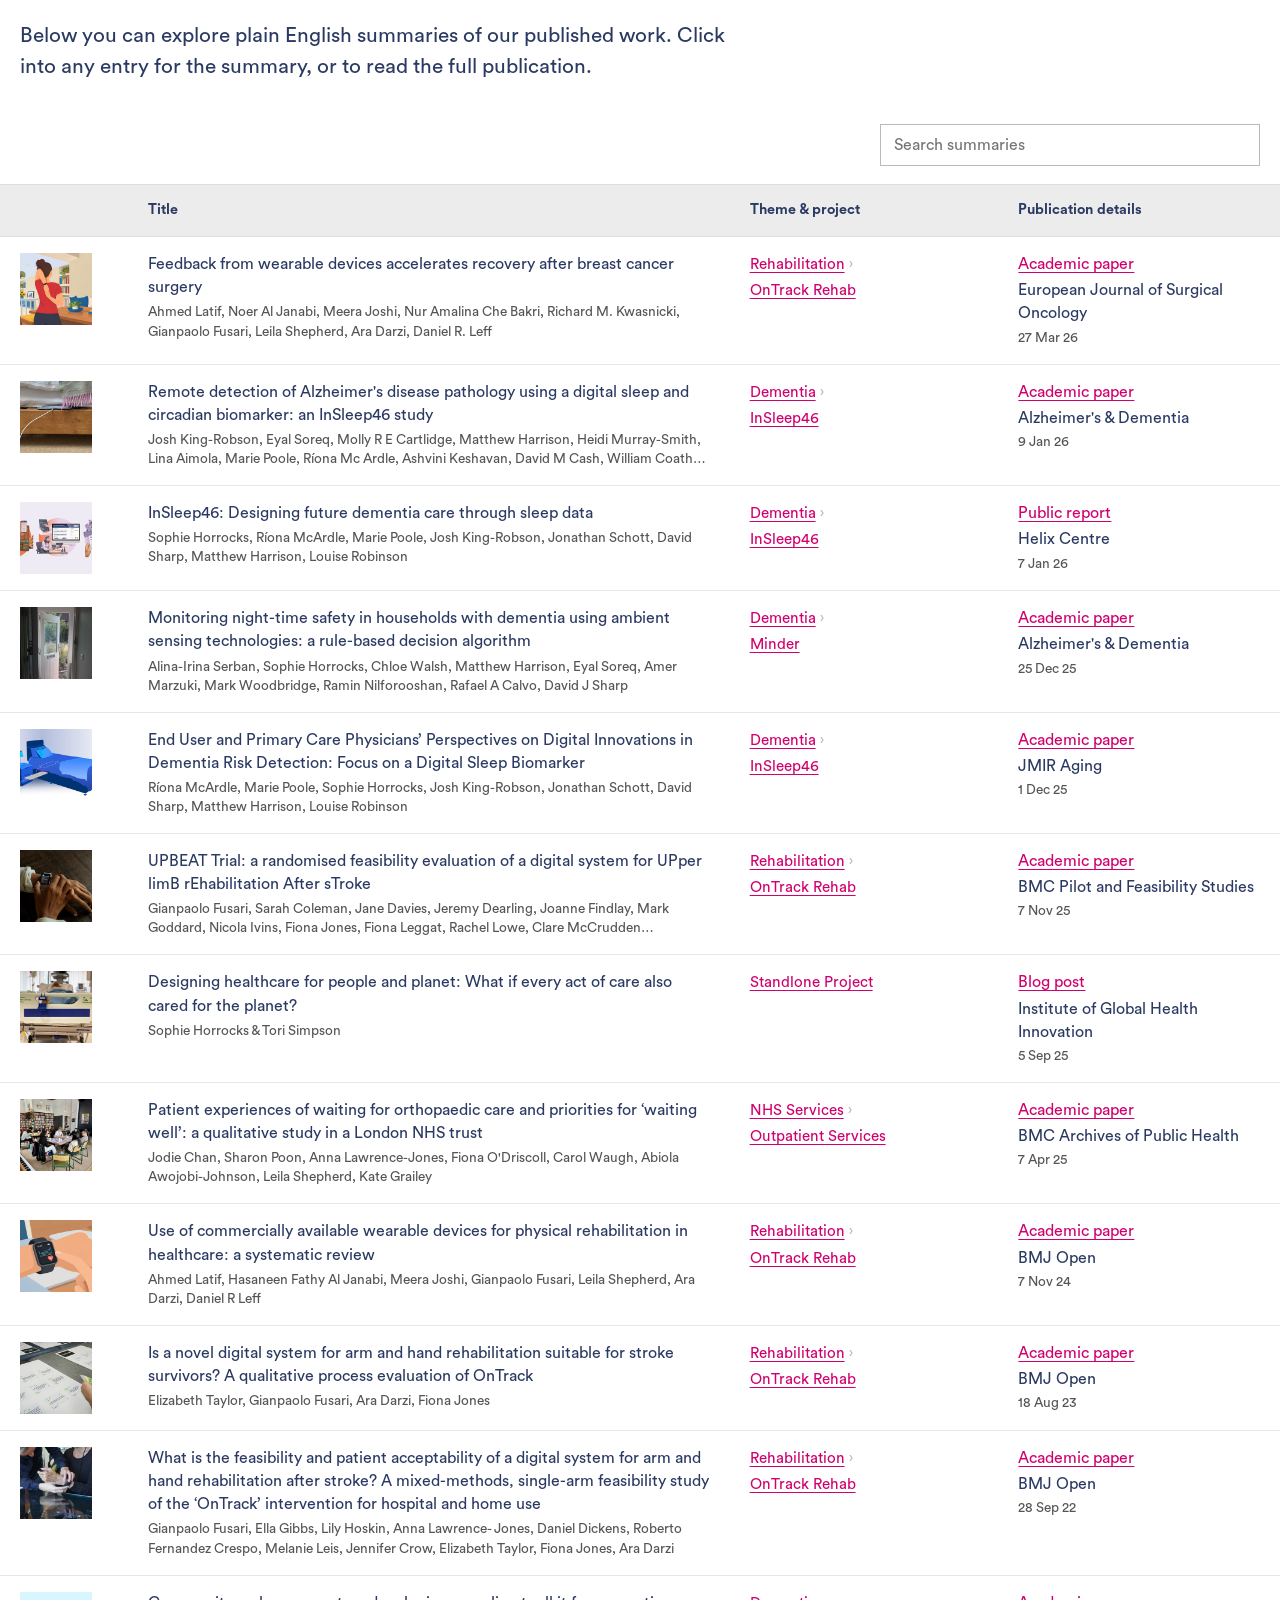
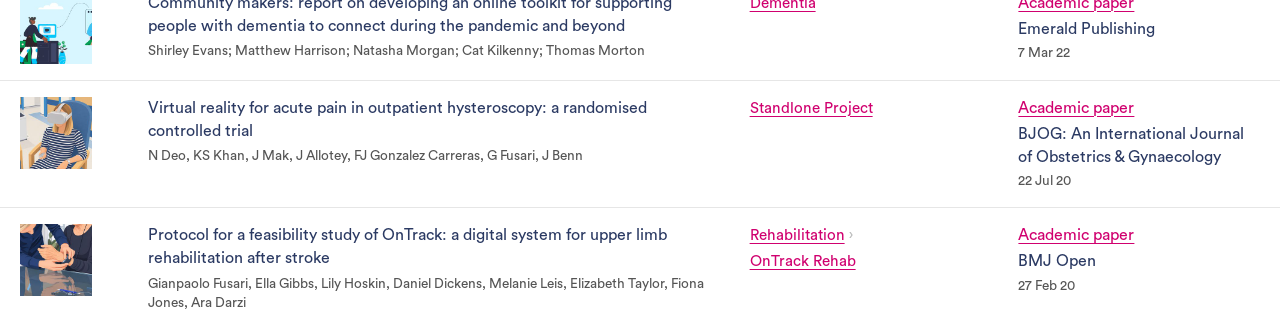
<file: index.html>
<!DOCTYPE html>
<html lang="en">
<head>
  <meta charset="utf-8" />
  <meta name="viewport" content="width=device-width,initial-scale=1" />
  <meta name="description" content="Browse accessible summaries of research and projects from the Helix Centre, Imperial College London and the Royal College of Art." />
  <title>Publication Summaries | Helix Centre</title>
  <link rel="icon" href="helix-logo.png" type="image/png" />
  <link rel="stylesheet" href="style.css" />
</head>
<body class="table-embed">
  <div class="app-shell">
    <main class="page-content" aria-label="Publication table">
      <section class="table-card" aria-label="Publication summaries">
        <div class="table-intro">
          <p>Below you can explore plain English summaries of our published work. Click into any entry for the summary, or to read the full publication.</p>
        </div>

        <div class="table-card__header">
          <!-- TEMPORARILY HIDDEN. Delete the `hidden` attribute here and on
               #filters-panel below to bring the filters menu back; nothing
               else needs changing. The menu still builds itself and the
               filters still work from links and from clicks in the table. -->
          <button id="filters-toggle" class="filters-toggle" type="button" aria-expanded="false" aria-controls="filters-panel" hidden>
            Filters
            <span id="filters-count" class="filters-toggle__count" hidden>0</span>
            <span class="filters-toggle__chevron" aria-hidden="true"></span>
          </button>

          <div class="table-actions">
            <label class="visually-hidden" for="search-input">Search summaries by title, author, project, theme or keyword</label>
            <input id="search-input" class="m3-input" type="search" placeholder="Search summaries" autocomplete="off" />
          </div>
        </div>

        <!-- TEMPORARILY HIDDEN — see the note on #filters-toggle above. This
             one carries `hidden` in normal use too; the script removes it when
             the button is pressed, so it also needs the button back. -->
        <div id="filters-panel" class="filters-panel" role="region" aria-label="Filters" hidden>
          <div id="filter-groups" class="filters-panel__groups"></div>
          <div class="filters-panel__footer">
            <span id="filter-summary" class="filters-panel__summary"></span>
            <button id="filters-clear" class="filters-panel__clear" type="button">Clear all</button>
            <button id="filters-done" class="filters-panel__done" type="button">Done</button>
          </div>
        </div>

        <div id="filter-bar" class="filter-bar" hidden></div>

        <div class="table-wrap">
          <table class="m3-table">
            <thead>
              <tr>
                <th><span class="visually-hidden">Image</span></th>
                <th>Title</th>
                <th>Theme &amp; project</th>
                <th>Publication details</th>
              </tr>
            </thead>
            <tbody id="submissions-body">
              <tr>
                <td colspan="4" class="loading-cell">Loading submissions...</td>
              </tr>
            </tbody>
          </table>
        </div>

        <nav id="pager" class="pager" aria-label="Table pages" hidden></nav>
      </section>
    </main>
  </div>

  <script src="embed.js"></script>
  <script src="script.js"></script>
</body>
</html>
</file>
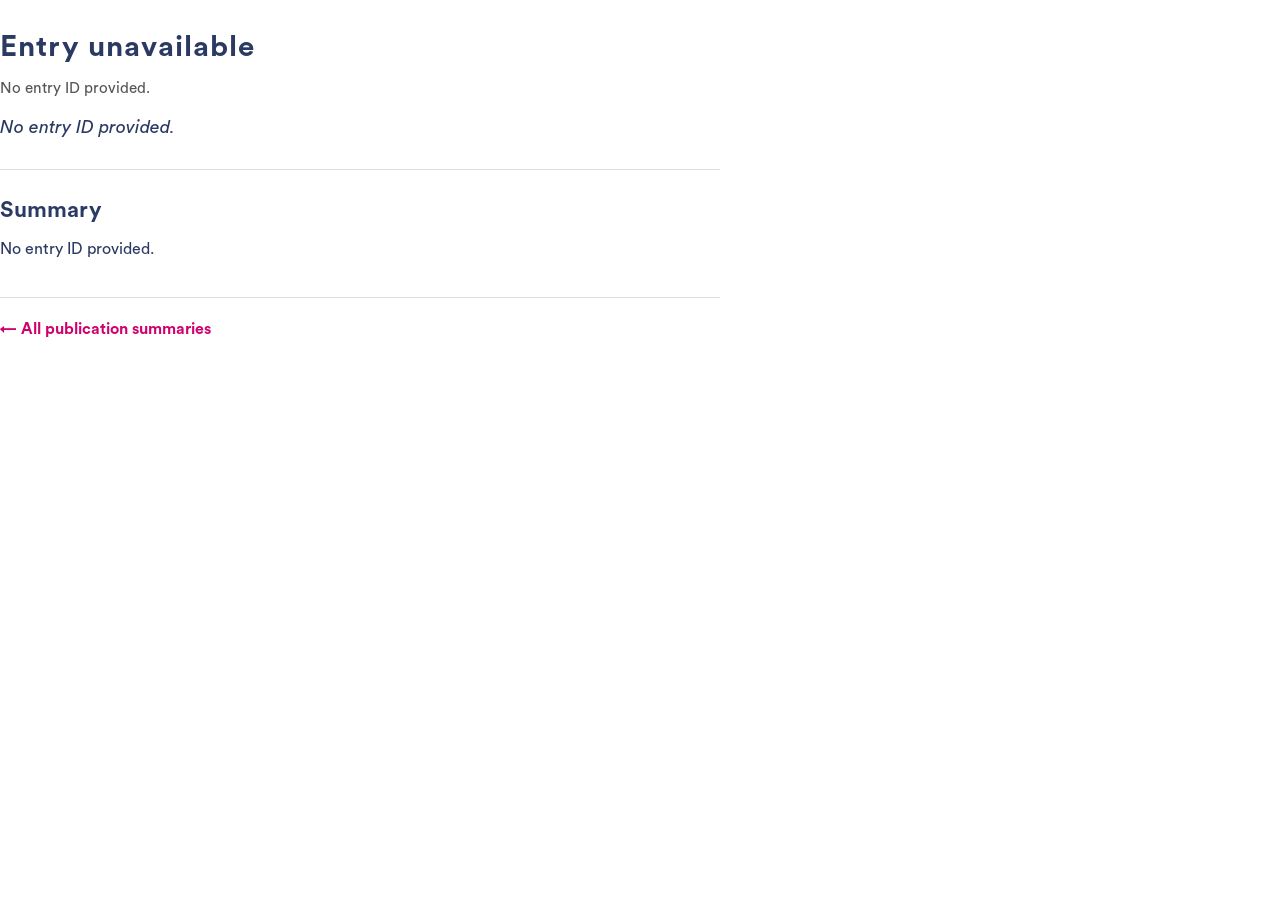
<file: entry.html>
<!DOCTYPE html>
<html lang="en">
<head>
  <meta charset="utf-8" />
  <meta name="viewport" content="width=device-width,initial-scale=1" />
  <meta name="description" content="Read an accessible summary of research or a project from the Helix Centre, Imperial College London and the Royal College of Art." />
  <title>Publication Summary | Helix Centre</title>
  <link rel="icon" href="helix-logo.png" type="image/png" />
  <link rel="stylesheet" href="style.css" />
</head>
<body>
  <div class="app-shell">
    <main class="page-content">
      <article id="entry-header" aria-labelledby="entry-title">
        <div class="entry-hero-image-wrap">
          <img id="entry-image" class="entry-hero-image" alt="" loading="lazy" />
        </div>

        <div class="entry-article">
          <h1 id="entry-title">Loading...</h1>
          <p id="entry-authors" class="entry-authors" hidden></p>
          <p id="entry-publisher" class="entry-publisher" hidden></p>
          <p id="entry-meta" class="entry-meta">Loading...</p>

          <a id="entry-action" class="entry-action" hidden rel="noopener noreferrer" target="_blank">View full publication</a>

          <div id="entry-keywords" class="entry-keywords" hidden></div>

          <p id="short-description-content" class="entry-lede">Loading...</p>

          <h2>Summary</h2>
          <div id="lay-summary-content" class="entry-summary">Loading...</div>

          <figure id="entry-diagram" class="entry-diagram" hidden>
            <img id="entry-diagram-image" class="entry-diagram-image" alt="" loading="lazy" />
            <figcaption id="entry-diagram-caption" class="entry-diagram-caption"></figcaption>
          </figure>

          <div id="entry-gallery" class="entry-gallery" hidden></div>

          <dl id="entry-details" class="entry-details" hidden></dl>

          <p class="back-to-all">
            <a class="back-to-all-link" href="index.html">&larr; All publication summaries</a>
          </p>
        </div>
      </article>
    </main>
  </div>

  <script src="config.js"></script>
  <script src="embed.js"></script>
  <script src="entry.js"></script>
</body>
</html>
</file>
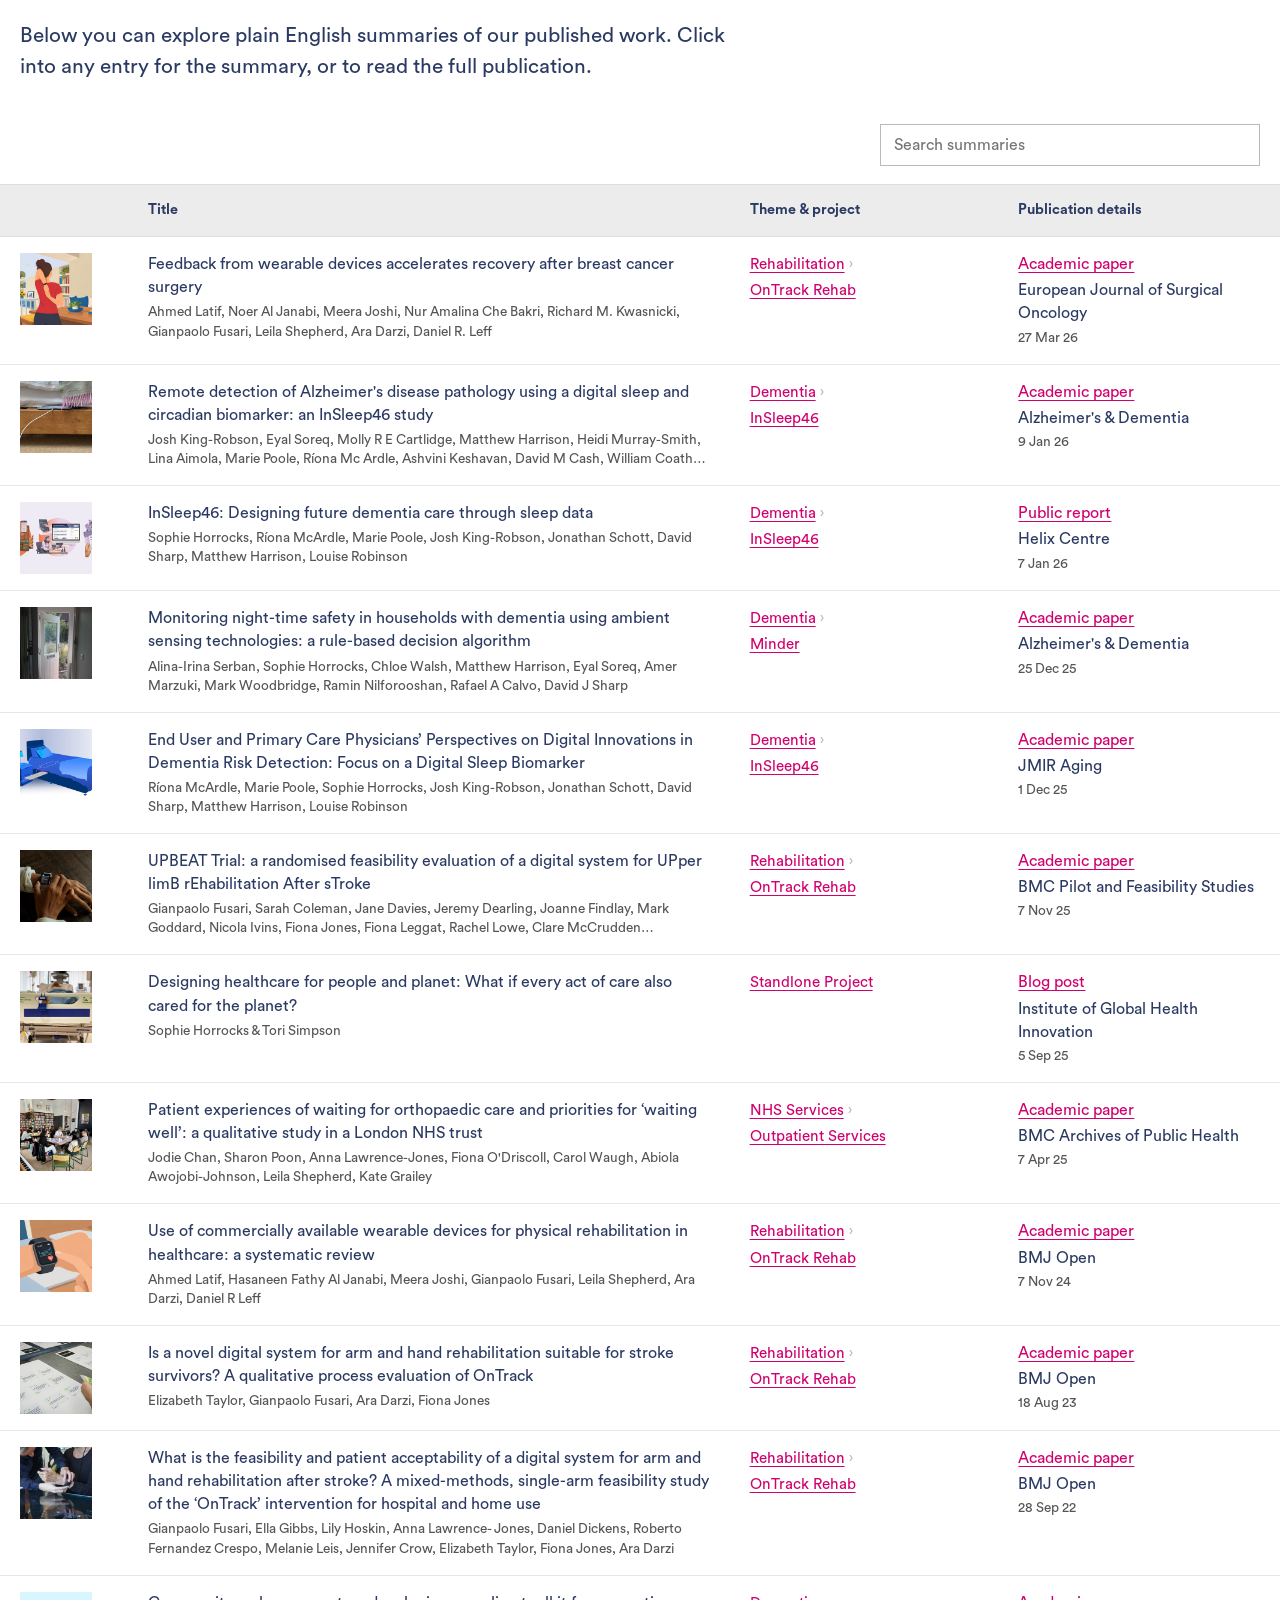
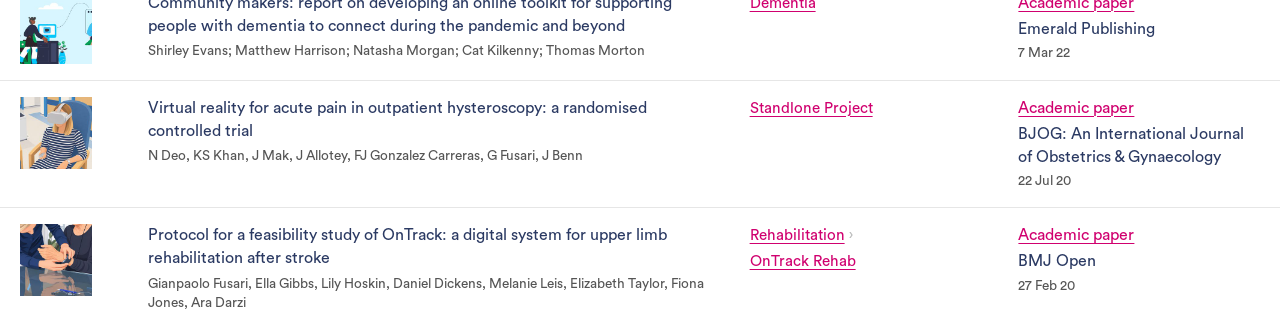
<file: keyword.html>
<!DOCTYPE html>
<html lang="en">
<head>
  <meta charset="utf-8" />
  <meta name="viewport" content="width=device-width,initial-scale=1" />
  <meta name="robots" content="noindex" />
  <title>Publication Summaries | Helix Centre</title>
  <link rel="icon" href="helix-logo.png" type="image/png" />
  <link rel="stylesheet" href="style.css" />
</head>
<body>
  <!--
    This page used to be a separate "related summaries by keyword" view. Keywords
    now filter the main table instead, so a reader gets a removable chip and can
    combine the keyword with a theme or project.

    It is kept only as a redirect, because the embed block on helixcentre.com
    still sends #keyword= links here. Anyone arriving lands on the filtered
    table rather than a dead end, whether or not that block has been updated.
  -->
  <div class="app-shell">
    <main class="page-content">
      <p class="hero-text" id="redirect-note">
        Taking you to the publication summaries…
      </p>
    </main>
  </div>

  <script>
    (function () {
      var keyword = new URLSearchParams(window.location.search).get("keyword");
      var target = keyword
        ? "index.html?keyword=" + encodeURIComponent(keyword)
        : "index.html";

      // replace() so the back button returns to wherever the reader came from
      // rather than bouncing them through this page again.
      window.location.replace(target);
    })();
  </script>
</body>
</html>
</file>
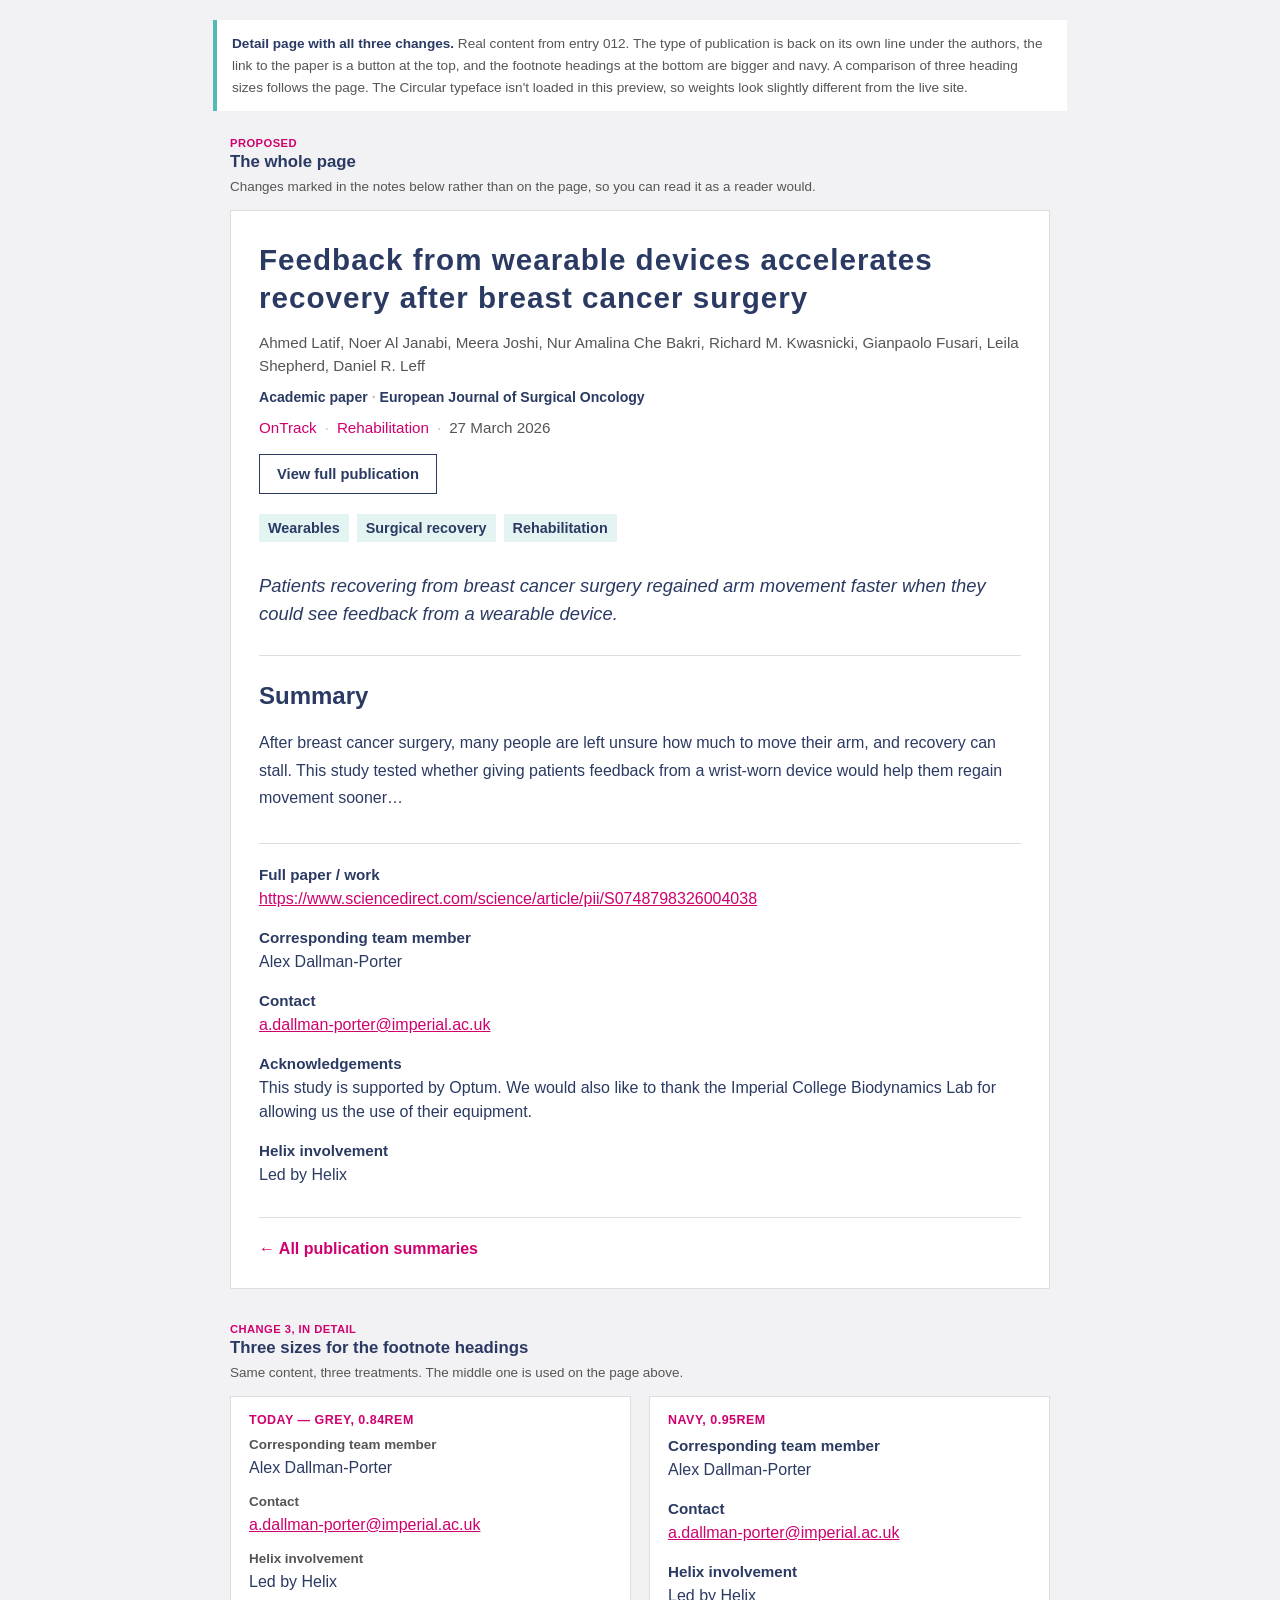
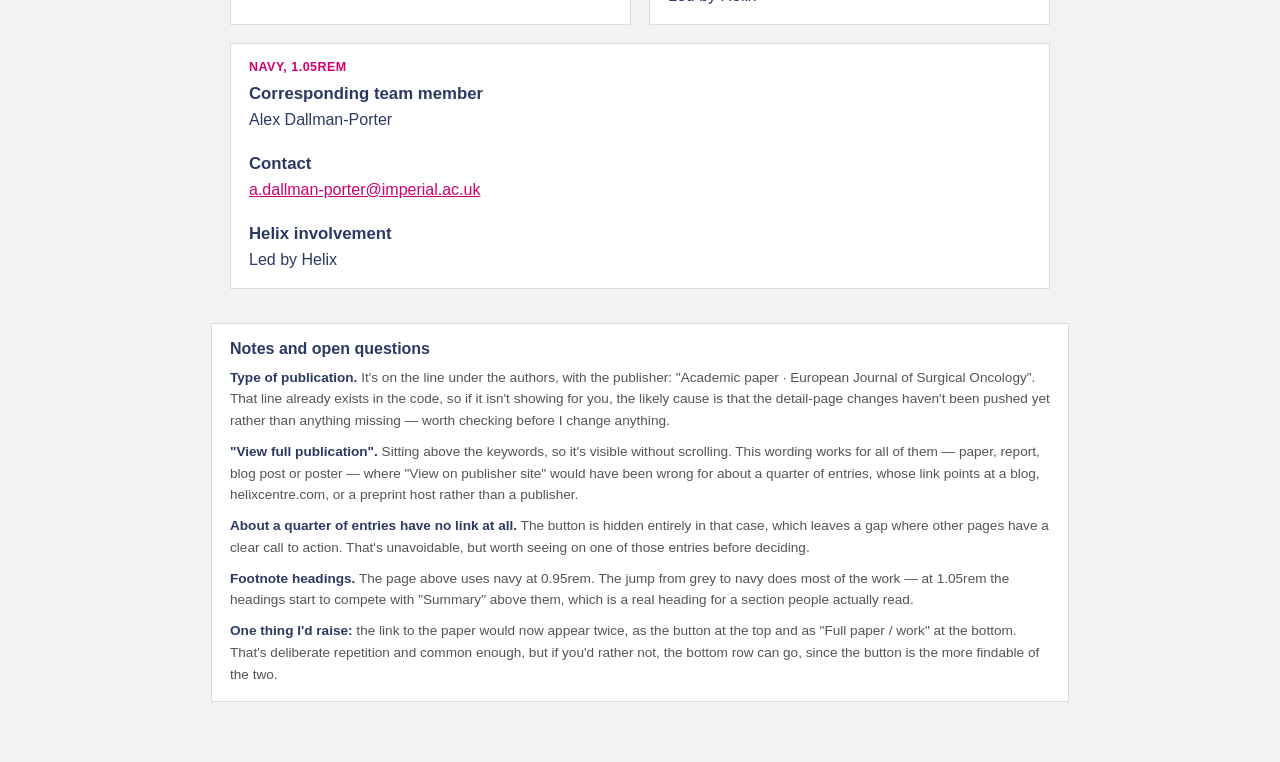
<file: docs/detail-page-options.html>
<!DOCTYPE html>
<html lang="en">
<head>
<meta charset="utf-8" />
<title>Detail page — proposed changes</title>
<style>
  :root {
    --helix-navy: #2b3a63;
    --helix-teal: #52bbb5;
    --helix-pink: #d0006f;
    --helix-gray: #bbbcbc;
    --surface: #ffffff;
    --surface-alt: #f5f5f5;
    --border: #dddddd;
    --text-primary: var(--helix-navy);
    --text-secondary: #555555;
  }

  body {
    margin: 0;
    padding: 20px 16px 60px;
    background: #f2f2f4;
    color: var(--text-primary);
    font-family: "Circular", "Helvetica Neue", Arial, sans-serif;
  }

  .page-note, .block, .verdict { max-width: 820px; margin-left: auto; margin-right: auto; }

  .page-note {
    margin-bottom: 26px;
    padding: 13px 15px;
    border-left: 4px solid var(--helix-teal);
    background: #fff;
    font-size: 0.85rem;
    line-height: 1.6;
    color: var(--text-secondary);
  }
  .page-note strong { color: var(--helix-navy); }

  .block { margin-bottom: 34px; }

  .block__label {
    display: block;
    margin-bottom: 2px;
    color: var(--helix-pink);
    font-size: 0.7rem;
    font-weight: 700;
    letter-spacing: 0.04em;
    text-transform: uppercase;
  }

  .block h2.block__title { margin: 0 0 4px; font-size: 1.05rem; line-height: 1.3; }

  .block__meta {
    margin: 0 0 12px;
    color: var(--text-secondary);
    font-size: 0.84rem;
    line-height: 1.55;
  }

  .paper { background: var(--surface); border: 1px solid var(--border); padding: 30px 28px; }

  /* ---------- the detail page itself ---------- */
  .entry-title {
    margin: 0 0 14px;
    color: var(--helix-navy);
    font-size: 1.85rem;
    font-weight: 700;
    letter-spacing: 1px;
    line-height: 1.3;
  }

  .entry-authors {
    margin: 0 0 10px;
    color: var(--text-secondary);
    font-size: 0.95rem;
    line-height: 1.5;
  }

  .entry-publisher {
    margin: 0 0 10px;
    color: var(--helix-navy);
    font-size: 0.88rem;
    font-weight: 700;
    line-height: 1.5;
  }

  .entry-meta {
    display: flex;
    align-items: center;
    flex-wrap: wrap;
    gap: 8px;
    margin: 0 0 18px;
    color: var(--text-secondary);
    font-size: 0.95rem;
  }

  .filter-pill { color: var(--helix-pink); text-decoration: none; }
  .entry-meta__separator { color: var(--helix-gray); }

  /* the new button */
  .entry-action {
    display: inline-block;
    margin: 0 0 20px;
    padding: 11px 17px;
    border: 1px solid var(--helix-navy);
    background: var(--surface);
    color: var(--helix-navy);
    font-size: 0.92rem;
    font-weight: 700;
    text-decoration: none;
  }

  .entry-keywords { margin: 0 0 22px; }

  .keyword-chip {
    display: inline-block;
    margin: 0 8px 8px 0;
    padding: 6px 9px;
    background: rgba(82, 187, 181, 0.16);
    color: var(--helix-navy);
    font-size: 0.9rem;
    font-weight: 700;
    text-decoration: none;
  }

  .entry-lede {
    margin: 0 0 26px;
    padding-bottom: 26px;
    border-bottom: 1px solid var(--border);
    color: var(--helix-navy);
    font-size: 1.15rem;
    font-style: italic;
    line-height: 1.55;
  }

  .entry-article h2 { margin: 0 0 12px; color: var(--helix-navy); font-size: 1.4rem; line-height: 1.25; }
  .entry-summary { margin-bottom: 8px; font-size: 1rem; line-height: 1.7; }

  .entry-details { margin: 32px 0 0; padding-top: 22px; border-top: 1px solid var(--border); }
  .entry-details dd { margin: 4px 0 0; color: var(--text-primary); line-height: 1.5; word-break: break-word; }
  .entry-details dd a { color: var(--helix-pink); }

  /* today's footnote headings */
  .dt--now { margin-top: 14px; color: var(--text-secondary); font-size: 0.84rem; font-weight: 700; }
  /* proposed */
  .dt--navy { margin-top: 18px; color: var(--helix-navy); font-size: 0.95rem; font-weight: 700; }
  .dt--large { margin-top: 22px; color: var(--helix-navy); font-size: 1.05rem; font-weight: 700; }
  .entry-details dt:first-child { margin-top: 0; }

  .back-to-all { margin: 30px 0 0; padding-top: 22px; border-top: 1px solid var(--border); }
  .back-to-all-link { color: var(--helix-pink); font-weight: 700; text-decoration: none; }

  .verdict { padding: 16px 18px; background: #fff; border: 1px solid var(--border); }
  .verdict h2 { margin: 0 0 9px; font-size: 1rem; }
  .verdict p { margin: 0 0 9px; font-size: 0.85rem; line-height: 1.6; color: var(--text-secondary); }
  .verdict p:last-child { margin-bottom: 0; }
  .verdict b { color: var(--helix-navy); }

  .compare { display: flex; gap: 18px; flex-wrap: wrap; }
  .compare > div { flex: 1 1 230px; background: #fff; border: 1px solid var(--border); padding: 16px 18px; }
  .compare h3 { margin: 0 0 10px; font-size: 0.78rem; text-transform: uppercase; letter-spacing: 0.04em; color: var(--helix-pink); }
</style>
</head>
<body>

<div class="page-note">
  <strong>Detail page with all three changes.</strong> Real content from entry 012.
  The type of publication is back on its own line under the authors, the link to
  the paper is a button at the top, and the footnote headings at the bottom are
  bigger and navy. A comparison of three heading sizes follows the page.
  The Circular typeface isn't loaded in this preview, so weights look slightly
  different from the live site.
</div>

<section class="block">
  <span class="block__label">Proposed</span>
  <h2 class="block__title">The whole page</h2>
  <p class="block__meta">Changes marked in the notes below rather than on the page, so you can read it as a reader would.</p>

  <div class="paper">
    <h1 class="entry-title">Feedback from wearable devices accelerates recovery after breast cancer surgery</h1>
    <p class="entry-authors">Ahmed Latif, Noer Al Janabi, Meera Joshi, Nur Amalina Che Bakri, Richard M. Kwasnicki, Gianpaolo Fusari, Leila Shepherd, Daniel R. Leff</p>

    <!-- CHANGE 1: type of publication, back and explicit -->
    <p class="entry-publisher">Academic paper <span class="entry-meta__separator">·</span> European Journal of Surgical Oncology</p>

    <p class="entry-meta">
      <a class="filter-pill" href="#">OnTrack</a><span class="entry-meta__separator">·</span>
      <a class="filter-pill" href="#">Rehabilitation</a><span class="entry-meta__separator">·</span>
      27 March 2026
    </p>

    <!-- CHANGE 2: the link to the paper, at the top -->
    <a class="entry-action" href="#">View full publication</a>

    <div class="entry-keywords">
      <a class="keyword-chip" href="#">Wearables</a><a class="keyword-chip" href="#">Surgical recovery</a><a class="keyword-chip" href="#">Rehabilitation</a>
    </div>

    <p class="entry-lede">Patients recovering from breast cancer surgery regained arm movement faster when they could see feedback from a wearable device.</p>

    <h2>Summary</h2>
    <p class="entry-summary">After breast cancer surgery, many people are left unsure how much to move their arm, and recovery can stall. This study tested whether giving patients feedback from a wrist-worn device would help them regain movement sooner…</p>

    <!-- CHANGE 3: bigger, navy footnote headings -->
    <dl class="entry-details">
      <dt class="dt--navy">Full paper / work</dt>
      <dd><a href="#">https://www.sciencedirect.com/science/article/pii/S0748798326004038</a></dd>
      <dt class="dt--navy">Corresponding team member</dt>
      <dd>Alex Dallman-Porter</dd>
      <dt class="dt--navy">Contact</dt>
      <dd><a href="#">a.dallman-porter@imperial.ac.uk</a></dd>
      <dt class="dt--navy">Acknowledgements</dt>
      <dd>This study is supported by Optum. We would also like to thank the Imperial College Biodynamics Lab for allowing us the use of their equipment.</dd>
      <dt class="dt--navy">Helix involvement</dt>
      <dd>Led by Helix</dd>
    </dl>

    <p class="back-to-all"><a class="back-to-all-link" href="#">← All publication summaries</a></p>
  </div>
</section>

<section class="block">
  <span class="block__label">Change 3, in detail</span>
  <h2 class="block__title">Three sizes for the footnote headings</h2>
  <p class="block__meta">Same content, three treatments. The middle one is used on the page above.</p>

  <div class="compare">
    <div>
      <h3>Today — grey, 0.84rem</h3>
      <dl class="entry-details" style="margin:0;padding:0;border:0">
        <dt class="dt--now">Corresponding team member</dt>
        <dd>Alex Dallman-Porter</dd>
        <dt class="dt--now">Contact</dt>
        <dd><a href="#">a.dallman-porter@imperial.ac.uk</a></dd>
        <dt class="dt--now">Helix involvement</dt>
        <dd>Led by Helix</dd>
      </dl>
    </div>
    <div>
      <h3>Navy, 0.95rem</h3>
      <dl class="entry-details" style="margin:0;padding:0;border:0">
        <dt class="dt--navy">Corresponding team member</dt>
        <dd>Alex Dallman-Porter</dd>
        <dt class="dt--navy">Contact</dt>
        <dd><a href="#">a.dallman-porter@imperial.ac.uk</a></dd>
        <dt class="dt--navy">Helix involvement</dt>
        <dd>Led by Helix</dd>
      </dl>
    </div>
    <div>
      <h3>Navy, 1.05rem</h3>
      <dl class="entry-details" style="margin:0;padding:0;border:0">
        <dt class="dt--large">Corresponding team member</dt>
        <dd>Alex Dallman-Porter</dd>
        <dt class="dt--large">Contact</dt>
        <dd><a href="#">a.dallman-porter@imperial.ac.uk</a></dd>
        <dt class="dt--large">Helix involvement</dt>
        <dd>Led by Helix</dd>
      </dl>
    </div>
  </div>
</section>

<div class="verdict">
  <h2>Notes and open questions</h2>
  <p><b>Type of publication.</b> It's on the line under the authors, with the publisher: "Academic paper · European Journal of Surgical Oncology". That line already exists in the code, so if it isn't showing for you, the likely cause is that the detail-page changes haven't been pushed yet rather than anything missing — worth checking before I change anything.</p>
  <p><b>"View full publication".</b> Sitting above the keywords, so it's visible without scrolling. This wording works for all of them — paper, report, blog post or poster — where "View on publisher site" would have been wrong for about a quarter of entries, whose link points at a blog, helixcentre.com, or a preprint host rather than a publisher.</p>
  <p><b>About a quarter of entries have no link at all.</b> The button is hidden entirely in that case, which leaves a gap where other pages have a clear call to action. That's unavoidable, but worth seeing on one of those entries before deciding.</p>
  <p><b>Footnote headings.</b> The page above uses navy at 0.95rem. The jump from grey to navy does most of the work — at 1.05rem the headings start to compete with "Summary" above them, which is a real heading for a section people actually read.</p>
  <p><b>One thing I'd raise:</b> the link to the paper would now appear twice, as the button at the top and as "Full paper / work" at the bottom. That's deliberate repetition and common enough, but if you'd rather not, the bottom row can go, since the button is the more findable of the two.</p>
</div>

</body>
</html>
</file>
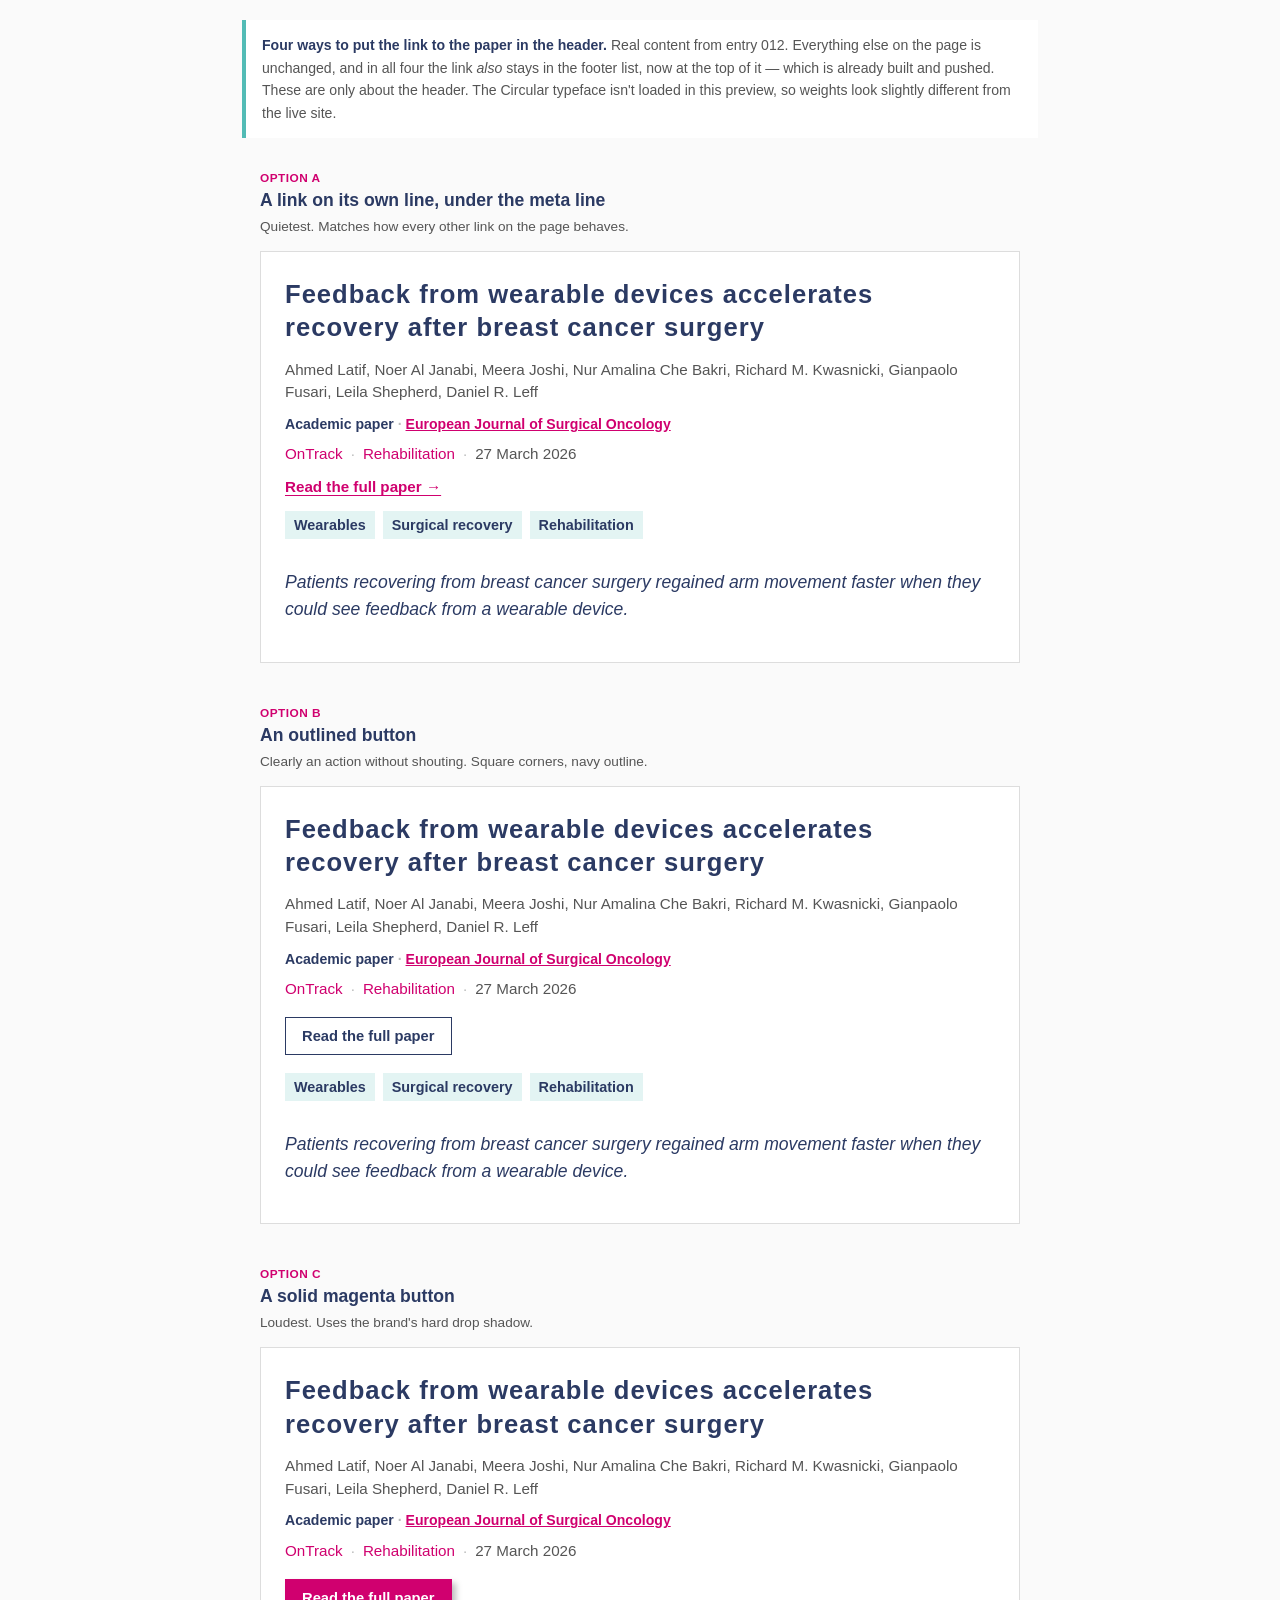
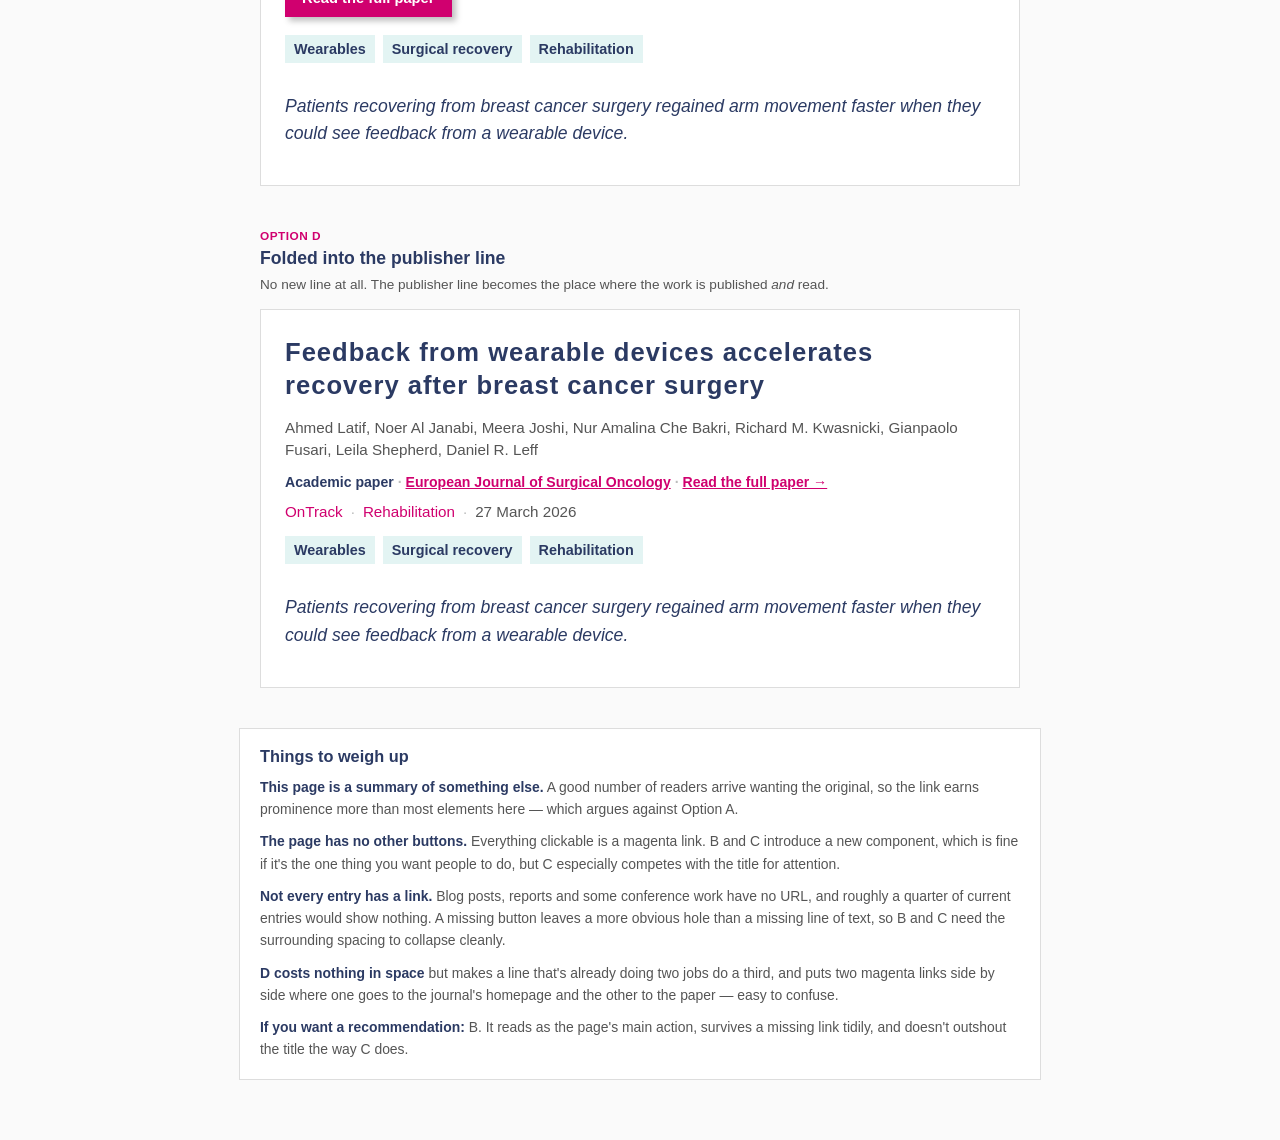
<file: docs/header-link-options.html>
<!DOCTYPE html>
<html lang="en">
<head>
<meta charset="utf-8" />
<title>Detail page — where to put the link to the paper</title>
<style>
  :root {
    --helix-navy: #2b3a63;
    --helix-teal: #52bbb5;
    --helix-pink: #d0006f;
    --surface: #ffffff;
    --surface-alt: #f5f5f5;
    --border: #dddddd;
    --text-primary: var(--helix-navy);
    --text-secondary: #555555;
  }

  body {
    margin: 0;
    padding: 20px 18px 60px;
    background: #fafafa;
    color: var(--text-primary);
    font-family: "Circular", "Helvetica Neue", Arial, sans-serif;
  }

  .page-note, .option, .verdict { max-width: 760px; margin-left: auto; margin-right: auto; }

  .page-note {
    margin-bottom: 30px;
    padding: 14px 16px;
    border-left: 4px solid var(--helix-teal);
    background: #fff;
    font-size: 0.88rem;
    line-height: 1.6;
    color: var(--text-secondary);
  }
  .page-note strong { color: var(--helix-navy); }

  .option { margin-bottom: 40px; }

  .option__label {
    display: inline-block;
    margin-bottom: 4px;
    color: var(--helix-pink);
    font-size: 0.74rem;
    font-weight: 700;
    letter-spacing: 0.04em;
    text-transform: uppercase;
  }

  .option h2 { margin: 0 0 4px; font-size: 1.1rem; line-height: 1.3; }

  .option__meta {
    margin: 0 0 14px;
    color: var(--text-secondary);
    font-size: 0.85rem;
    line-height: 1.55;
  }

  .mock {
    background: var(--surface);
    border: 1px solid var(--border);
    padding: 26px 24px;
  }

  /* ---- the real detail-page styles, copied ---- */
  .entry-title {
    margin: 0 0 14px;
    color: var(--helix-navy);
    font-size: 1.6rem;
    font-weight: 700;
    letter-spacing: 1px;
    line-height: 1.3;
  }

  .entry-authors {
    margin: 0 0 10px;
    color: var(--text-secondary);
    font-size: 0.95rem;
    line-height: 1.5;
  }

  .entry-publisher {
    margin: 0 0 10px;
    color: var(--helix-navy);
    font-size: 0.88rem;
    font-weight: 700;
    line-height: 1.5;
  }
  .entry-publisher a { color: var(--helix-pink); font-weight: 700; }

  .entry-meta {
    display: flex;
    align-items: center;
    flex-wrap: wrap;
    gap: 8px;
    margin: 0 0 16px;
    color: var(--text-secondary);
    font-size: 0.95rem;
  }

  .filter-pill { color: var(--helix-pink); text-decoration: none; }
  .sep { color: #bbbcbc; }

  .entry-keywords { margin: 0 0 22px; }

  .keyword-chip {
    display: inline-block;
    margin: 0 8px 8px 0;
    padding: 6px 9px;
    background: rgba(82, 187, 181, 0.16);
    color: var(--helix-navy);
    font-size: 0.9rem;
    font-weight: 700;
    text-decoration: none;
  }

  .entry-lede {
    margin: 0 0 8px;
    padding-bottom: 4px;
    color: var(--helix-navy);
    font-size: 1.1rem;
    font-style: italic;
    line-height: 1.55;
  }

  /* ---- the four treatments ---- */

  /* A: a plain magenta link on its own line */
  .link-plain {
    margin: 0 0 16px;
    font-size: 0.95rem;
  }
  .link-plain a {
    color: var(--helix-pink);
    font-weight: 700;
    text-decoration: underline;
    text-underline-offset: 0.18em;
  }

  /* B: an outlined button, square corners and the brand drop shadow */
  .link-button {
    display: inline-block;
    margin: 4px 0 18px;
    padding: 10px 16px;
    border: 1px solid var(--helix-navy);
    background: var(--surface);
    color: var(--helix-navy);
    font-size: 0.92rem;
    font-weight: 700;
    text-decoration: none;
  }

  /* C: a solid magenta button */
  .link-button--solid {
    border-color: var(--helix-pink);
    background: var(--helix-pink);
    color: #fff;
    box-shadow: 4px 4px 6px rgba(0, 0, 0, 0.25);
  }

  /* D: folded into the publisher line */
  .inline-read { font-weight: 700; }
  .inline-read a { color: var(--helix-pink); }

  .verdict {
    padding: 18px 20px;
    background: #fff;
    border: 1px solid var(--border);
  }
  .verdict h2 { margin: 0 0 10px; font-size: 1.02rem; }
  .verdict p { margin: 0 0 10px; font-size: 0.87rem; line-height: 1.6; color: var(--text-secondary); }
  .verdict p:last-child { margin-bottom: 0; }
  .verdict b { color: var(--helix-navy); }
</style>
</head>
<body>

<div class="page-note">
  <strong>Four ways to put the link to the paper in the header.</strong>
  Real content from entry 012. Everything else on the page is unchanged, and in
  all four the link <em>also</em> stays in the footer list, now at the top of it
  — which is already built and pushed. These are only about the header.
  The Circular typeface isn't loaded in this preview, so weights look slightly
  different from the live site.
</div>

<!-- A -->
<section class="option">
  <span class="option__label">Option A</span>
  <h2>A link on its own line, under the meta line</h2>
  <p class="option__meta">Quietest. Matches how every other link on the page behaves.</p>
  <div class="mock">
    <h1 class="entry-title">Feedback from wearable devices accelerates recovery after breast cancer surgery</h1>
    <p class="entry-authors">Ahmed Latif, Noer Al Janabi, Meera Joshi, Nur Amalina Che Bakri, Richard M. Kwasnicki, Gianpaolo Fusari, Leila Shepherd, Daniel R. Leff</p>
    <p class="entry-publisher">Academic paper <span class="sep">·</span> <a href="#">European Journal of Surgical Oncology</a></p>
    <p class="entry-meta"><a class="filter-pill" href="#">OnTrack</a><span class="sep">·</span><a class="filter-pill" href="#">Rehabilitation</a><span class="sep">·</span>27 March 2026</p>
    <p class="link-plain"><a href="#">Read the full paper →</a></p>
    <div class="entry-keywords">
      <a class="keyword-chip" href="#">Wearables</a><a class="keyword-chip" href="#">Surgical recovery</a><a class="keyword-chip" href="#">Rehabilitation</a>
    </div>
    <p class="entry-lede">Patients recovering from breast cancer surgery regained arm movement faster when they could see feedback from a wearable device.</p>
  </div>
</section>

<!-- B -->
<section class="option">
  <span class="option__label">Option B</span>
  <h2>An outlined button</h2>
  <p class="option__meta">Clearly an action without shouting. Square corners, navy outline.</p>
  <div class="mock">
    <h1 class="entry-title">Feedback from wearable devices accelerates recovery after breast cancer surgery</h1>
    <p class="entry-authors">Ahmed Latif, Noer Al Janabi, Meera Joshi, Nur Amalina Che Bakri, Richard M. Kwasnicki, Gianpaolo Fusari, Leila Shepherd, Daniel R. Leff</p>
    <p class="entry-publisher">Academic paper <span class="sep">·</span> <a href="#">European Journal of Surgical Oncology</a></p>
    <p class="entry-meta"><a class="filter-pill" href="#">OnTrack</a><span class="sep">·</span><a class="filter-pill" href="#">Rehabilitation</a><span class="sep">·</span>27 March 2026</p>
    <a class="link-button" href="#">Read the full paper</a>
    <div class="entry-keywords">
      <a class="keyword-chip" href="#">Wearables</a><a class="keyword-chip" href="#">Surgical recovery</a><a class="keyword-chip" href="#">Rehabilitation</a>
    </div>
    <p class="entry-lede">Patients recovering from breast cancer surgery regained arm movement faster when they could see feedback from a wearable device.</p>
  </div>
</section>

<!-- C -->
<section class="option">
  <span class="option__label">Option C</span>
  <h2>A solid magenta button</h2>
  <p class="option__meta">Loudest. Uses the brand's hard drop shadow.</p>
  <div class="mock">
    <h1 class="entry-title">Feedback from wearable devices accelerates recovery after breast cancer surgery</h1>
    <p class="entry-authors">Ahmed Latif, Noer Al Janabi, Meera Joshi, Nur Amalina Che Bakri, Richard M. Kwasnicki, Gianpaolo Fusari, Leila Shepherd, Daniel R. Leff</p>
    <p class="entry-publisher">Academic paper <span class="sep">·</span> <a href="#">European Journal of Surgical Oncology</a></p>
    <p class="entry-meta"><a class="filter-pill" href="#">OnTrack</a><span class="sep">·</span><a class="filter-pill" href="#">Rehabilitation</a><span class="sep">·</span>27 March 2026</p>
    <a class="link-button link-button--solid" href="#">Read the full paper</a>
    <div class="entry-keywords">
      <a class="keyword-chip" href="#">Wearables</a><a class="keyword-chip" href="#">Surgical recovery</a><a class="keyword-chip" href="#">Rehabilitation</a>
    </div>
    <p class="entry-lede">Patients recovering from breast cancer surgery regained arm movement faster when they could see feedback from a wearable device.</p>
  </div>
</section>

<!-- D -->
<section class="option">
  <span class="option__label">Option D</span>
  <h2>Folded into the publisher line</h2>
  <p class="option__meta">No new line at all. The publisher line becomes the place where the work is published <em>and</em> read.</p>
  <div class="mock">
    <h1 class="entry-title">Feedback from wearable devices accelerates recovery after breast cancer surgery</h1>
    <p class="entry-authors">Ahmed Latif, Noer Al Janabi, Meera Joshi, Nur Amalina Che Bakri, Richard M. Kwasnicki, Gianpaolo Fusari, Leila Shepherd, Daniel R. Leff</p>
    <p class="entry-publisher inline-read">Academic paper <span class="sep">·</span> <a href="#">European Journal of Surgical Oncology</a> <span class="sep">·</span> <a href="#">Read the full paper →</a></p>
    <p class="entry-meta"><a class="filter-pill" href="#">OnTrack</a><span class="sep">·</span><a class="filter-pill" href="#">Rehabilitation</a><span class="sep">·</span>27 March 2026</p>
    <div class="entry-keywords">
      <a class="keyword-chip" href="#">Wearables</a><a class="keyword-chip" href="#">Surgical recovery</a><a class="keyword-chip" href="#">Rehabilitation</a>
    </div>
    <p class="entry-lede">Patients recovering from breast cancer surgery regained arm movement faster when they could see feedback from a wearable device.</p>
  </div>
</section>

<div class="verdict">
  <h2>Things to weigh up</h2>
  <p><b>This page is a summary of something else.</b> A good number of readers arrive wanting the original, so the link earns prominence more than most elements here — which argues against Option A.</p>
  <p><b>The page has no other buttons.</b> Everything clickable is a magenta link. B and C introduce a new component, which is fine if it's the one thing you want people to do, but C especially competes with the title for attention.</p>
  <p><b>Not every entry has a link.</b> Blog posts, reports and some conference work have no URL, and roughly a quarter of current entries would show nothing. A missing button leaves a more obvious hole than a missing line of text, so B and C need the surrounding spacing to collapse cleanly.</p>
  <p><b>D costs nothing in space</b> but makes a line that's already doing two jobs do a third, and puts two magenta links side by side where one goes to the journal's homepage and the other to the paper — easy to confuse.</p>
  <p><b>If you want a recommendation:</b> B. It reads as the page's main action, survives a missing link tidily, and doesn't outshout the title the way C does.</p>
</div>

</body>
</html>
</file>
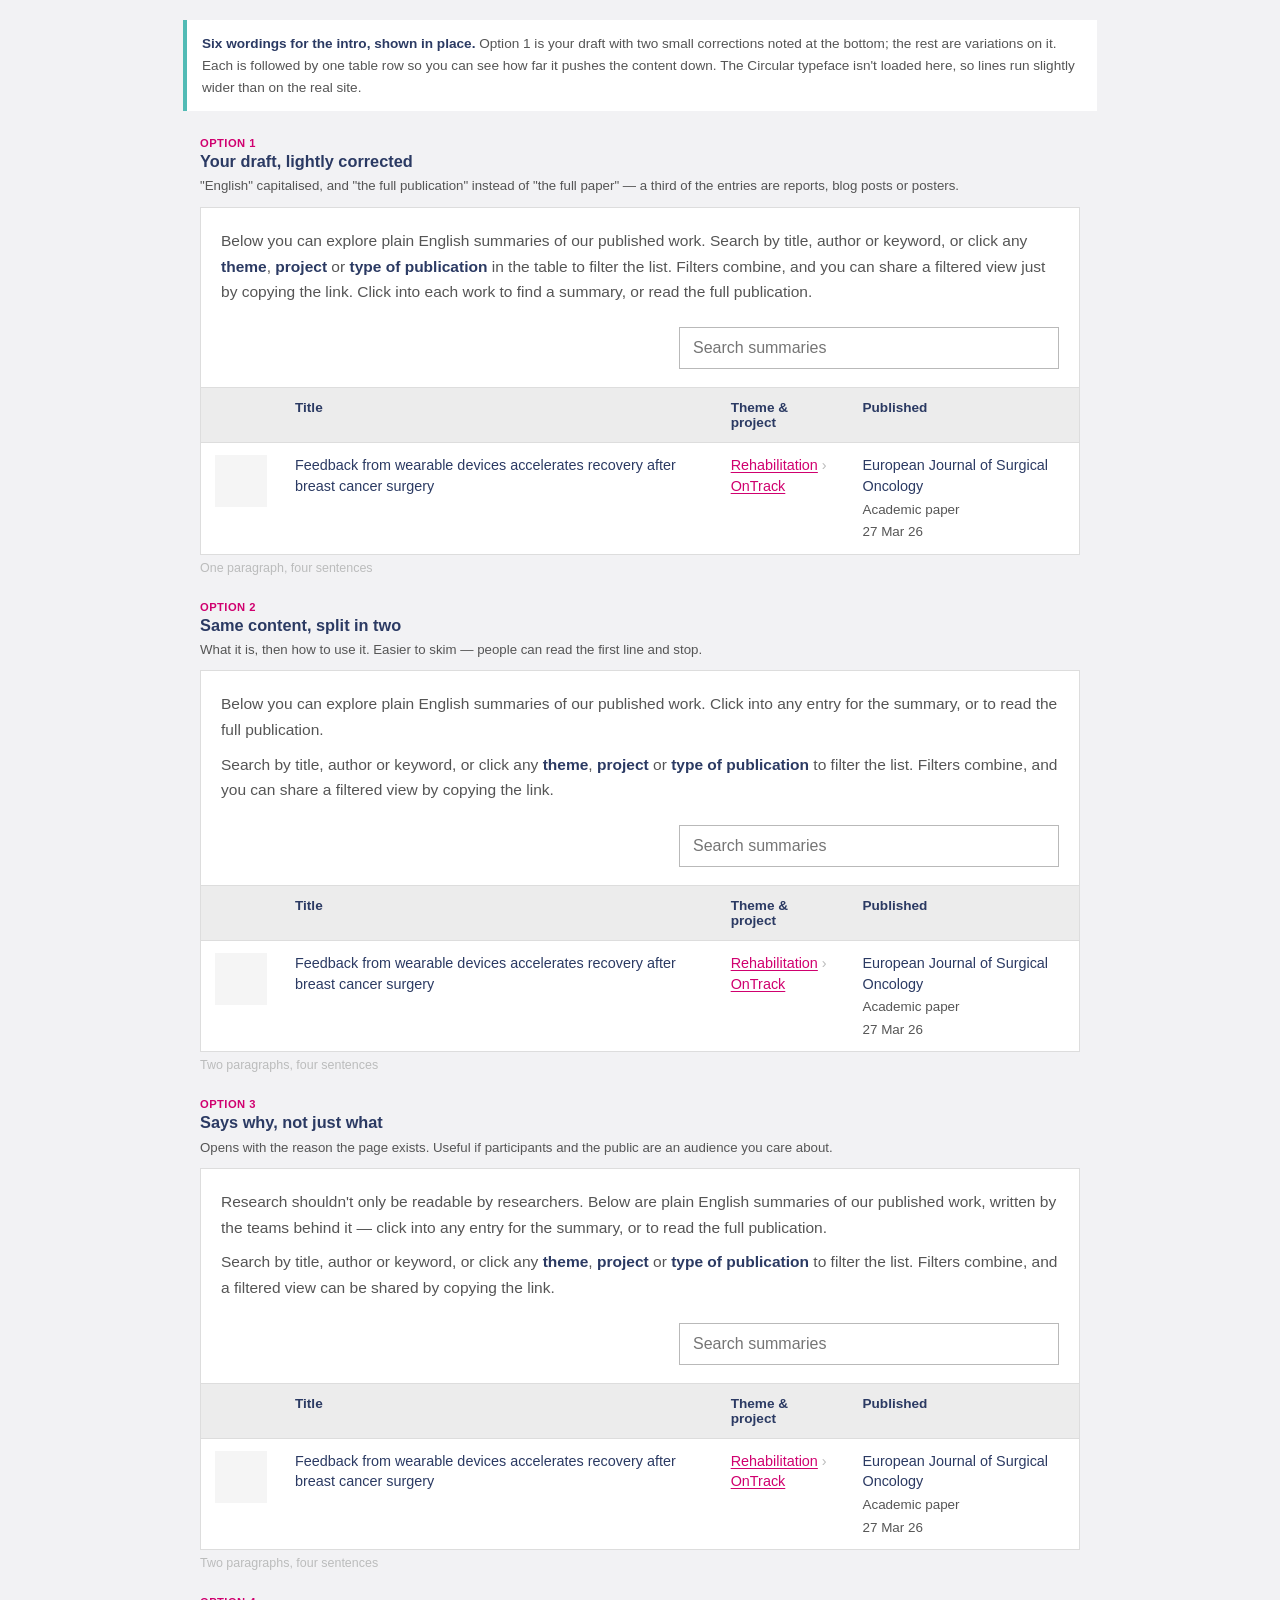
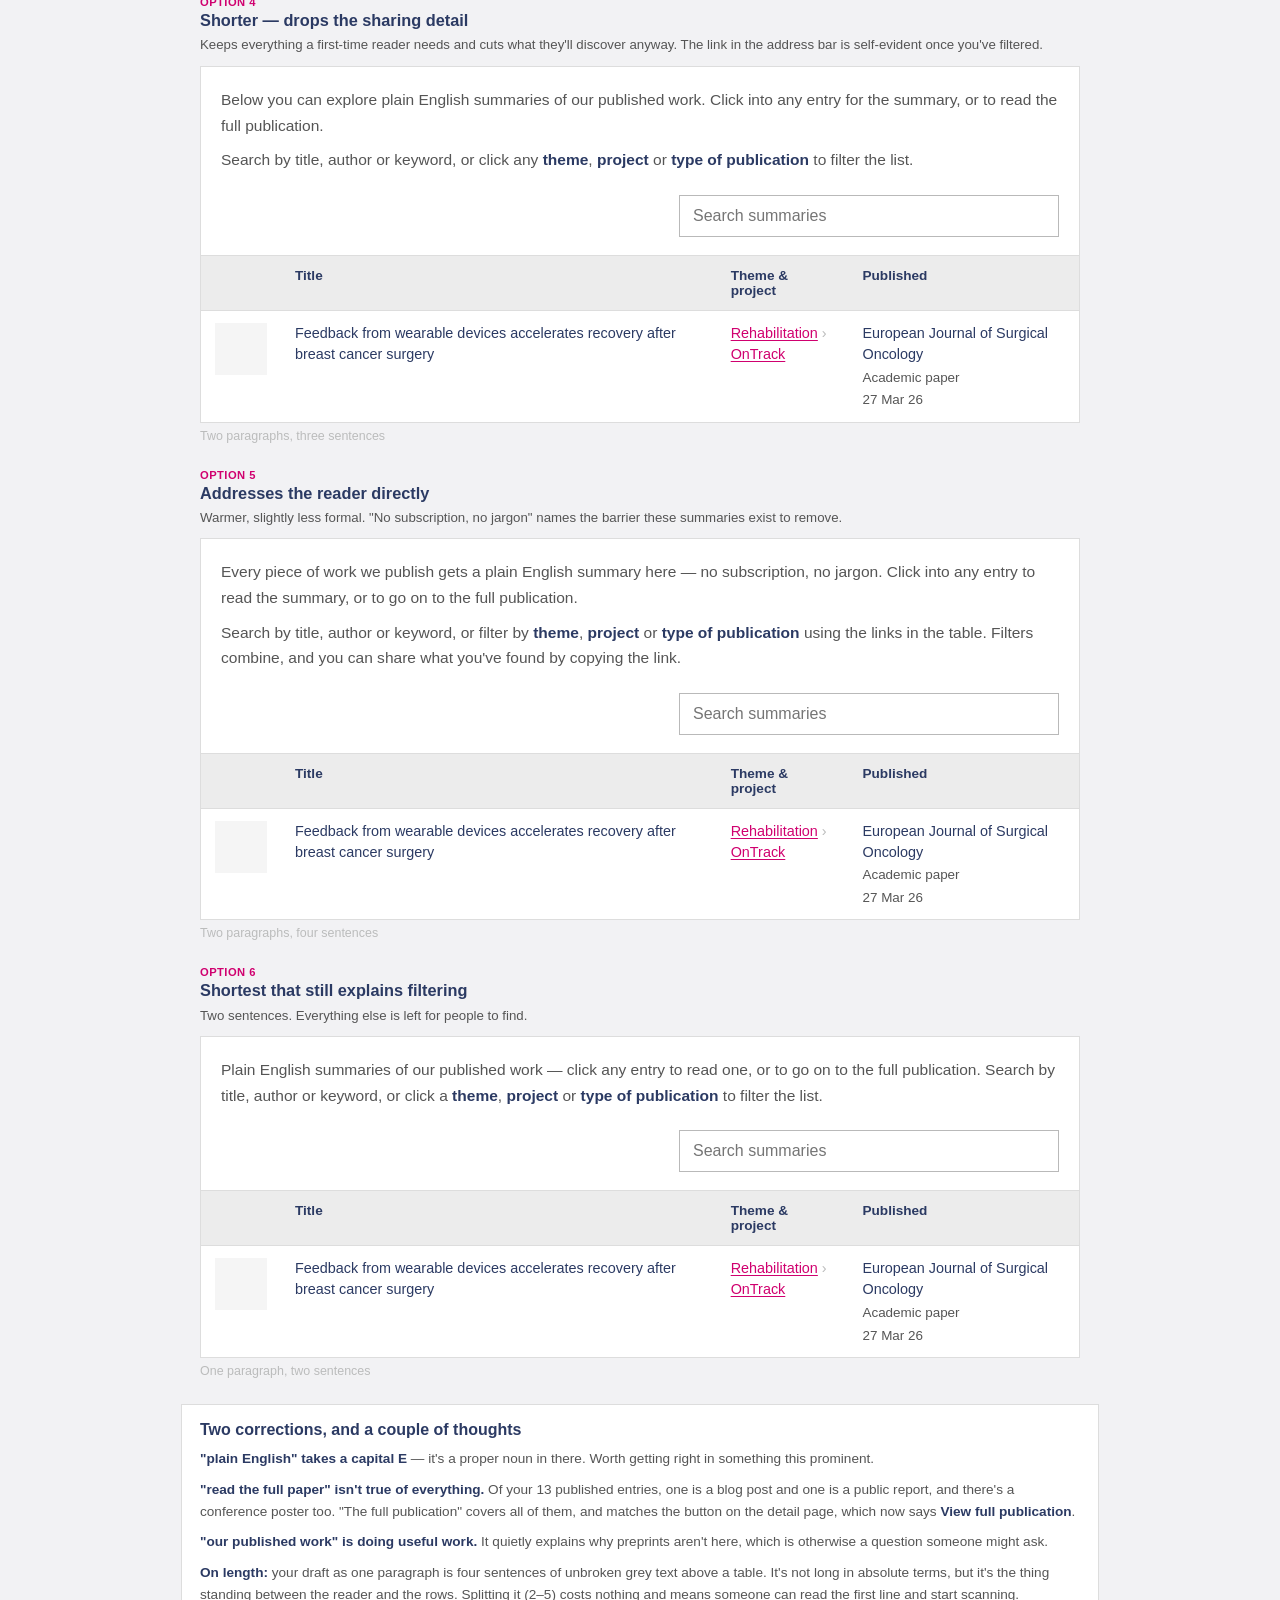
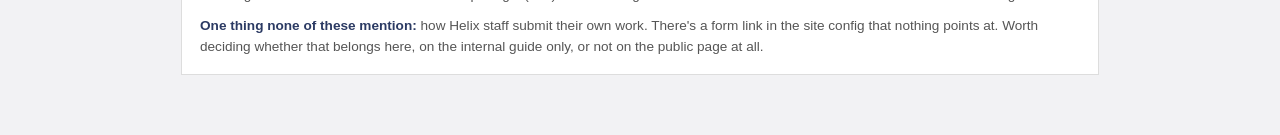
<file: docs/intro-wording-options.html>
<!DOCTYPE html>
<html lang="en">
<head>
<meta charset="utf-8" />
<title>Intro wording — options</title>
<style>
  :root {
    --helix-navy: #2b3a63;
    --helix-teal: #52bbb5;
    --helix-pink: #d0006f;
    --helix-gray: #bbbcbc;
    --surface: #ffffff;
    --surface-alt: #f5f5f5;
    --surface-grey: #ececec;
    --border: #dddddd;
    --border-strong: #b9b9b9;
    --text-primary: var(--helix-navy);
    --text-secondary: #555555;
  }

  body {
    margin: 0;
    padding: 20px 16px 60px;
    background: #f2f2f4;
    color: var(--text-primary);
    font-family: "Circular", "Helvetica Neue", Arial, sans-serif;
  }

  .page-note, .block, .verdict { max-width: 880px; margin-left: auto; margin-right: auto; }

  .page-note {
    margin-bottom: 26px;
    padding: 13px 15px;
    border-left: 4px solid var(--helix-teal);
    background: #fff;
    font-size: 0.85rem;
    line-height: 1.6;
    color: var(--text-secondary);
  }
  .page-note strong { color: var(--helix-navy); }

  .block { margin-bottom: 26px; }

  .block__label {
    display: block;
    margin-bottom: 2px;
    color: var(--helix-pink);
    font-size: 0.7rem;
    font-weight: 700;
    letter-spacing: 0.04em;
    text-transform: uppercase;
  }

  .block h2.block__title { margin: 0 0 4px; font-size: 1.02rem; line-height: 1.3; }

  .block__meta {
    margin: 0 0 10px;
    color: var(--text-secondary);
    font-size: 0.83rem;
    line-height: 1.55;
  }

  .frame { background: var(--surface); border: 1px solid var(--border); }

  /* the real styles */
  .table-intro { padding: 20px 20px 4px; }
  .table-intro p { margin: 0; color: var(--text-secondary); font-size: 0.97rem; line-height: 1.65; }
  .table-intro p + p { margin-top: 9px; }
  .table-intro b { color: var(--helix-navy); }

  .table-card__header {
    display: flex; align-items: end; justify-content: space-between;
    gap: 14px; padding: 18px 20px; border-bottom: 1px solid var(--border);
  }
  .table-actions { flex: 0 1 380px; min-width: 220px; margin-left: auto; }
  .m3-input {
    width: 100%; min-height: 42px; padding: 0 13px;
    border: 1px solid var(--border-strong); background: var(--surface);
    color: var(--text-primary); font: inherit;
  }

  table { width: 100%; border-collapse: collapse; }
  thead { background: var(--surface-grey); }
  th, td { padding: 12px 14px; text-align: left; vertical-align: top; font-size: 0.9rem; }
  th { color: var(--helix-navy); font-size: 0.85rem; font-weight: 700; border-bottom: 1px solid var(--border); }
  td { border-bottom: 0; line-height: 1.45; }
  .thumb { display: block; width: 52px; height: 52px; background: var(--surface-alt); }
  .cell-title { display: block; }
  .pill { color: var(--helix-pink); text-decoration: underline; text-underline-offset: 0.16em; }
  .crumb { color: var(--helix-gray); padding-left: 4px; }
  .pub-name { display: block; }
  .pub-type { display: block; margin-top: 3px; color: var(--text-secondary); font-size: 0.84rem; }

  .count { margin: 6px 0 0; font-size: 0.78rem; color: var(--helix-gray); }

  .verdict { padding: 16px 18px; background: #fff; border: 1px solid var(--border); }
  .verdict h2 { margin: 0 0 9px; font-size: 1rem; }
  .verdict p { margin: 0 0 9px; font-size: 0.85rem; line-height: 1.6; color: var(--text-secondary); }
  .verdict p:last-child { margin-bottom: 0; }
  .verdict b { color: var(--helix-navy); }
</style>
</head>
<body>

<div class="page-note">
  <strong>Six wordings for the intro, shown in place.</strong>
  Option 1 is your draft with two small corrections noted at the bottom; the
  rest are variations on it. Each is followed by one table row so you can see
  how far it pushes the content down. The Circular typeface isn't loaded here,
  so lines run slightly wider than on the real site.
</div>

<section class="block">
  <span class="block__label">Option 1</span>
  <h2 class="block__title">Your draft, lightly corrected</h2>
  <p class="block__meta">"English" capitalised, and "the full publication" instead of "the full paper" — a third of the entries are reports, blog posts or posters.</p>
  <div class="frame">
    <div class="table-intro">
      <p>Below you can explore plain English summaries of our published work. Search by title, author or keyword, or click any <b>theme</b>, <b>project</b> or <b>type of publication</b> in the table to filter the list. Filters combine, and you can share a filtered view just by copying the link. Click into each work to find a summary, or read the full publication.</p>
    </div>
    <div class="table-card__header"><div class="table-actions"><input class="m3-input" type="search" placeholder="Search summaries" /></div></div>
    <table><thead><tr><th></th><th>Title</th><th>Theme &amp; project</th><th>Published</th></tr></thead>
    <tbody><tr><td><span class="thumb"></span></td><td><span class="cell-title">Feedback from wearable devices accelerates recovery after breast cancer surgery</span></td><td><a class="pill" href="#">Rehabilitation</a><span class="crumb">›</span><br><a class="pill" href="#">OnTrack</a></td><td><span class="pub-name">European Journal of Surgical Oncology</span><span class="pub-type">Academic paper</span><span class="pub-type">27 Mar 26</span></td></tr></tbody></table>
  </div>
  <p class="count">One paragraph, four sentences</p>
</section>

<section class="block">
  <span class="block__label">Option 2</span>
  <h2 class="block__title">Same content, split in two</h2>
  <p class="block__meta">What it is, then how to use it. Easier to skim — people can read the first line and stop.</p>
  <div class="frame">
    <div class="table-intro">
      <p>Below you can explore plain English summaries of our published work. Click into any entry for the summary, or to read the full publication.</p>
      <p>Search by title, author or keyword, or click any <b>theme</b>, <b>project</b> or <b>type of publication</b> to filter the list. Filters combine, and you can share a filtered view by copying the link.</p>
    </div>
    <div class="table-card__header"><div class="table-actions"><input class="m3-input" type="search" placeholder="Search summaries" /></div></div>
    <table><thead><tr><th></th><th>Title</th><th>Theme &amp; project</th><th>Published</th></tr></thead>
    <tbody><tr><td><span class="thumb"></span></td><td><span class="cell-title">Feedback from wearable devices accelerates recovery after breast cancer surgery</span></td><td><a class="pill" href="#">Rehabilitation</a><span class="crumb">›</span><br><a class="pill" href="#">OnTrack</a></td><td><span class="pub-name">European Journal of Surgical Oncology</span><span class="pub-type">Academic paper</span><span class="pub-type">27 Mar 26</span></td></tr></tbody></table>
  </div>
  <p class="count">Two paragraphs, four sentences</p>
</section>

<section class="block">
  <span class="block__label">Option 3</span>
  <h2 class="block__title">Says why, not just what</h2>
  <p class="block__meta">Opens with the reason the page exists. Useful if participants and the public are an audience you care about.</p>
  <div class="frame">
    <div class="table-intro">
      <p>Research shouldn't only be readable by researchers. Below are plain English summaries of our published work, written by the teams behind it — click into any entry for the summary, or to read the full publication.</p>
      <p>Search by title, author or keyword, or click any <b>theme</b>, <b>project</b> or <b>type of publication</b> to filter the list. Filters combine, and a filtered view can be shared by copying the link.</p>
    </div>
    <div class="table-card__header"><div class="table-actions"><input class="m3-input" type="search" placeholder="Search summaries" /></div></div>
    <table><thead><tr><th></th><th>Title</th><th>Theme &amp; project</th><th>Published</th></tr></thead>
    <tbody><tr><td><span class="thumb"></span></td><td><span class="cell-title">Feedback from wearable devices accelerates recovery after breast cancer surgery</span></td><td><a class="pill" href="#">Rehabilitation</a><span class="crumb">›</span><br><a class="pill" href="#">OnTrack</a></td><td><span class="pub-name">European Journal of Surgical Oncology</span><span class="pub-type">Academic paper</span><span class="pub-type">27 Mar 26</span></td></tr></tbody></table>
  </div>
  <p class="count">Two paragraphs, four sentences</p>
</section>

<section class="block">
  <span class="block__label">Option 4</span>
  <h2 class="block__title">Shorter — drops the sharing detail</h2>
  <p class="block__meta">Keeps everything a first-time reader needs and cuts what they'll discover anyway. The link in the address bar is self-evident once you've filtered.</p>
  <div class="frame">
    <div class="table-intro">
      <p>Below you can explore plain English summaries of our published work. Click into any entry for the summary, or to read the full publication.</p>
      <p>Search by title, author or keyword, or click any <b>theme</b>, <b>project</b> or <b>type of publication</b> to filter the list.</p>
    </div>
    <div class="table-card__header"><div class="table-actions"><input class="m3-input" type="search" placeholder="Search summaries" /></div></div>
    <table><thead><tr><th></th><th>Title</th><th>Theme &amp; project</th><th>Published</th></tr></thead>
    <tbody><tr><td><span class="thumb"></span></td><td><span class="cell-title">Feedback from wearable devices accelerates recovery after breast cancer surgery</span></td><td><a class="pill" href="#">Rehabilitation</a><span class="crumb">›</span><br><a class="pill" href="#">OnTrack</a></td><td><span class="pub-name">European Journal of Surgical Oncology</span><span class="pub-type">Academic paper</span><span class="pub-type">27 Mar 26</span></td></tr></tbody></table>
  </div>
  <p class="count">Two paragraphs, three sentences</p>
</section>

<section class="block">
  <span class="block__label">Option 5</span>
  <h2 class="block__title">Addresses the reader directly</h2>
  <p class="block__meta">Warmer, slightly less formal. "No subscription, no jargon" names the barrier these summaries exist to remove.</p>
  <div class="frame">
    <div class="table-intro">
      <p>Every piece of work we publish gets a plain English summary here — no subscription, no jargon. Click into any entry to read the summary, or to go on to the full publication.</p>
      <p>Search by title, author or keyword, or filter by <b>theme</b>, <b>project</b> or <b>type of publication</b> using the links in the table. Filters combine, and you can share what you've found by copying the link.</p>
    </div>
    <div class="table-card__header"><div class="table-actions"><input class="m3-input" type="search" placeholder="Search summaries" /></div></div>
    <table><thead><tr><th></th><th>Title</th><th>Theme &amp; project</th><th>Published</th></tr></thead>
    <tbody><tr><td><span class="thumb"></span></td><td><span class="cell-title">Feedback from wearable devices accelerates recovery after breast cancer surgery</span></td><td><a class="pill" href="#">Rehabilitation</a><span class="crumb">›</span><br><a class="pill" href="#">OnTrack</a></td><td><span class="pub-name">European Journal of Surgical Oncology</span><span class="pub-type">Academic paper</span><span class="pub-type">27 Mar 26</span></td></tr></tbody></table>
  </div>
  <p class="count">Two paragraphs, four sentences</p>
</section>

<section class="block">
  <span class="block__label">Option 6</span>
  <h2 class="block__title">Shortest that still explains filtering</h2>
  <p class="block__meta">Two sentences. Everything else is left for people to find.</p>
  <div class="frame">
    <div class="table-intro">
      <p>Plain English summaries of our published work — click any entry to read one, or to go on to the full publication. Search by title, author or keyword, or click a <b>theme</b>, <b>project</b> or <b>type of publication</b> to filter the list.</p>
    </div>
    <div class="table-card__header"><div class="table-actions"><input class="m3-input" type="search" placeholder="Search summaries" /></div></div>
    <table><thead><tr><th></th><th>Title</th><th>Theme &amp; project</th><th>Published</th></tr></thead>
    <tbody><tr><td><span class="thumb"></span></td><td><span class="cell-title">Feedback from wearable devices accelerates recovery after breast cancer surgery</span></td><td><a class="pill" href="#">Rehabilitation</a><span class="crumb">›</span><br><a class="pill" href="#">OnTrack</a></td><td><span class="pub-name">European Journal of Surgical Oncology</span><span class="pub-type">Academic paper</span><span class="pub-type">27 Mar 26</span></td></tr></tbody></table>
  </div>
  <p class="count">One paragraph, two sentences</p>
</section>

<div class="verdict">
  <h2>Two corrections, and a couple of thoughts</h2>
  <p><b>"plain English" takes a capital E</b> — it's a proper noun in there. Worth getting right in something this prominent.</p>
  <p><b>"read the full paper" isn't true of everything.</b> Of your 13 published entries, one is a blog post and one is a public report, and there's a conference poster too. "The full publication" covers all of them, and matches the button on the detail page, which now says <b>View full publication</b>.</p>
  <p><b>"our published work" is doing useful work.</b> It quietly explains why preprints aren't here, which is otherwise a question someone might ask.</p>
  <p><b>On length:</b> your draft as one paragraph is four sentences of unbroken grey text above a table. It's not long in absolute terms, but it's the thing standing between the reader and the rows. Splitting it (2–5) costs nothing and means someone can read the first line and start scanning.</p>
  <p><b>One thing none of these mention:</b> how Helix staff submit their own work. There's a form link in the site config that nothing points at. Worth deciding whether that belongs here, on the internal guide only, or not on the public page at all.</p>
</div>

</body>
</html>
</file>
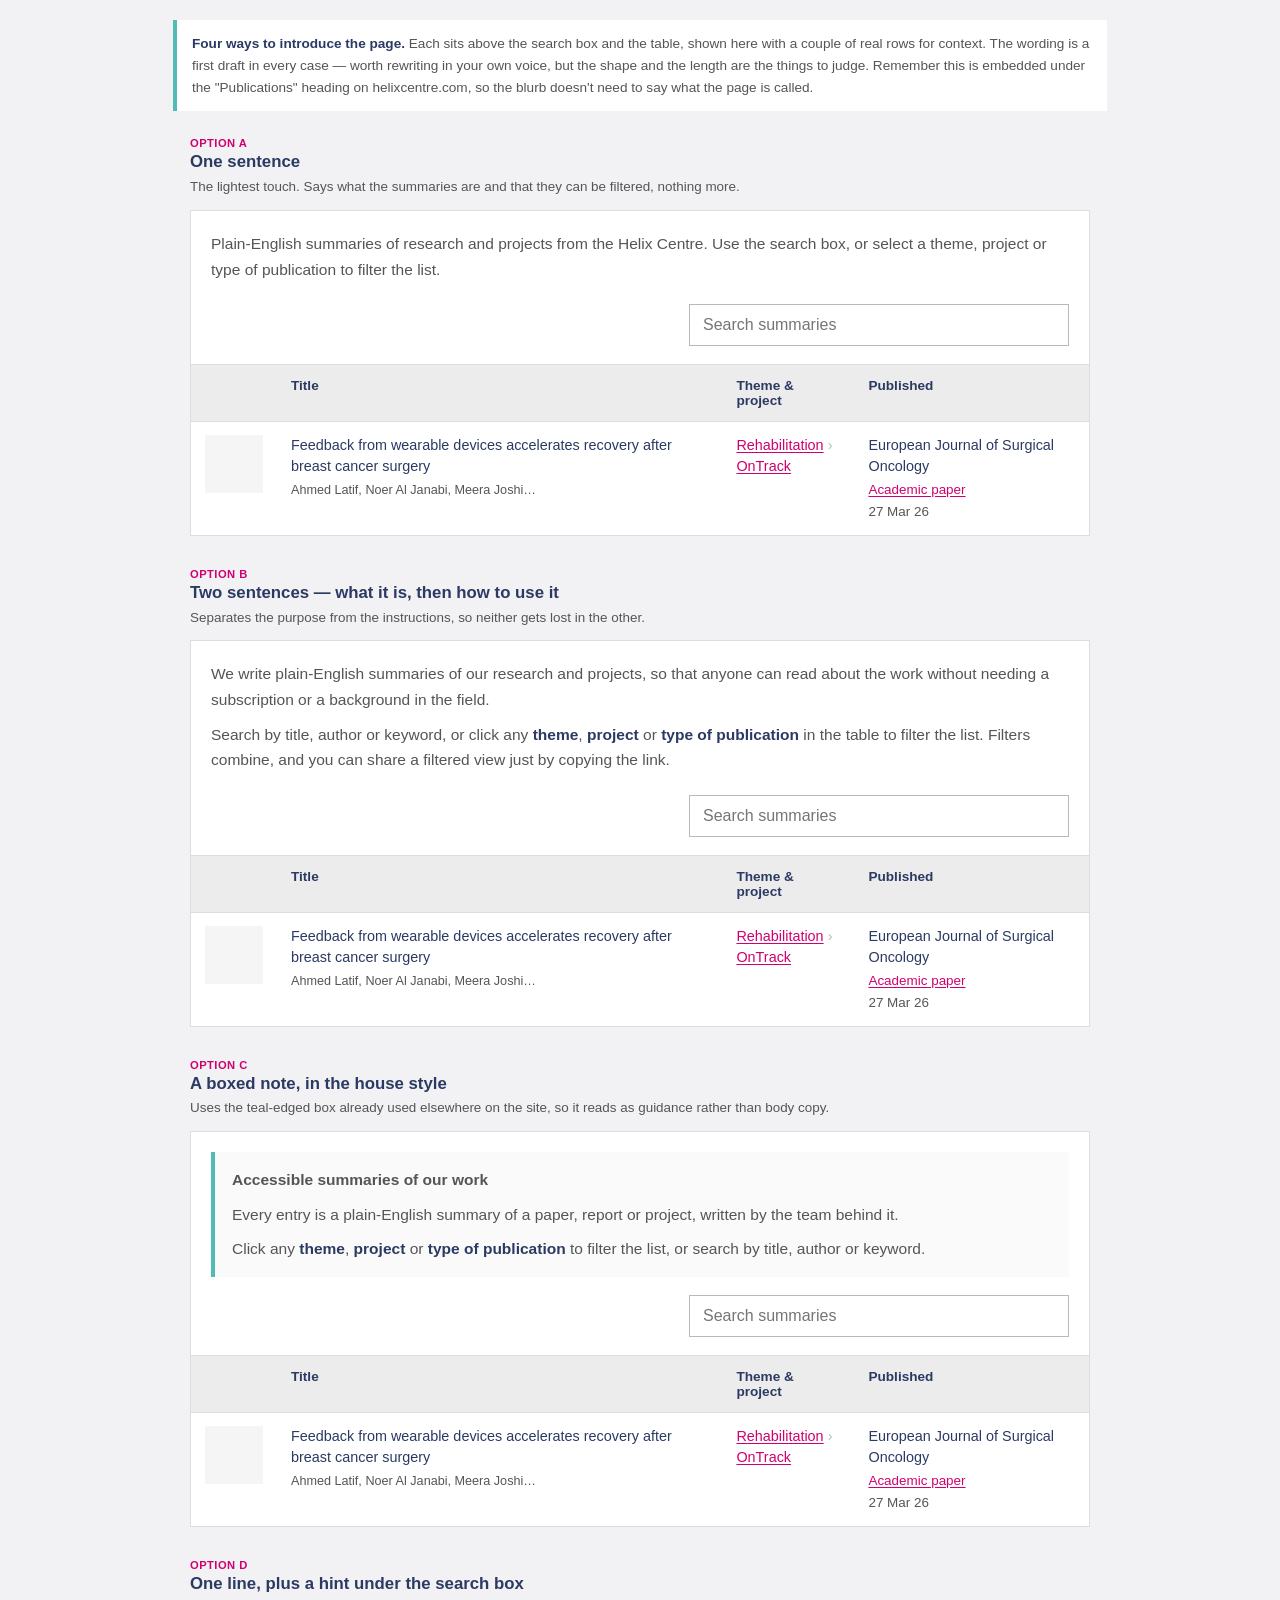
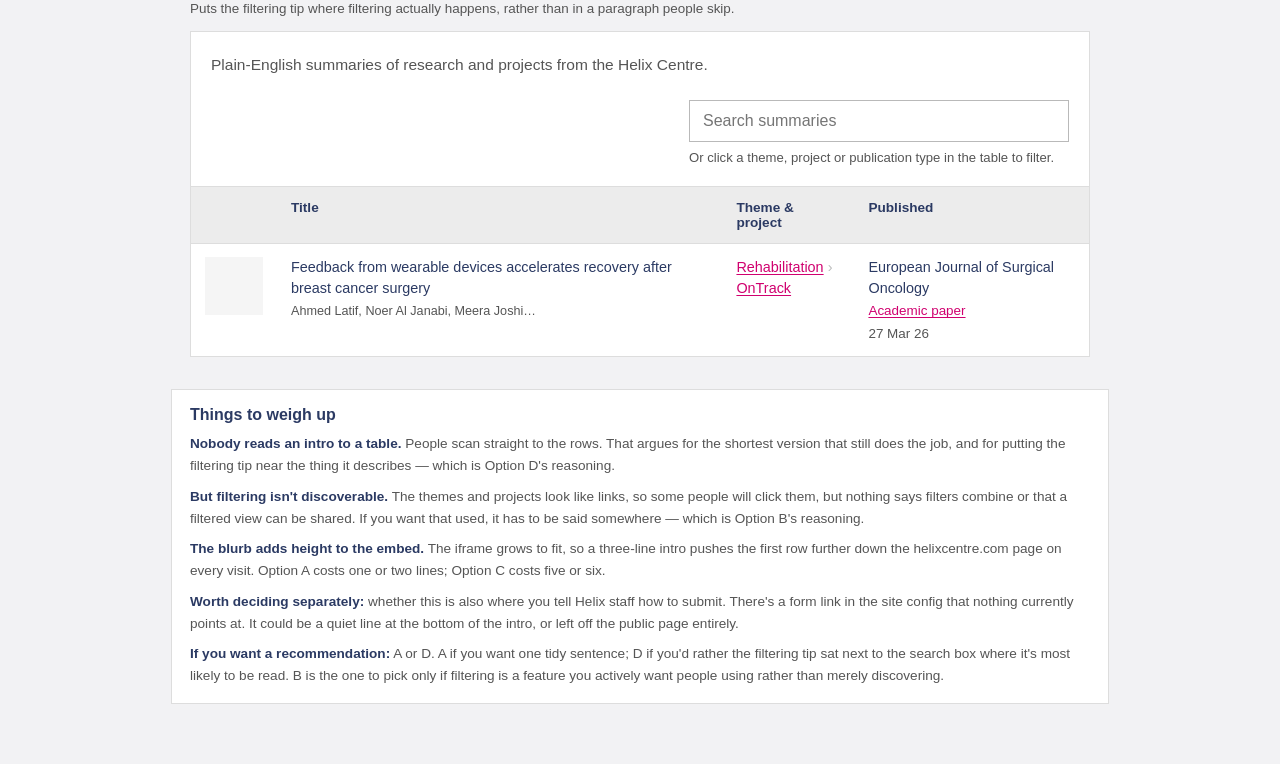
<file: docs/main-page-blurb-options.html>
<!DOCTYPE html>
<html lang="en">
<head>
<meta charset="utf-8" />
<title>Main page — intro blurb options</title>
<style>
  :root {
    --helix-navy: #2b3a63;
    --helix-teal: #52bbb5;
    --helix-pink: #d0006f;
    --helix-gray: #bbbcbc;
    --surface: #ffffff;
    --surface-alt: #f5f5f5;
    --surface-grey: #ececec;
    --surface-soft: #fafafa;
    --row-divider: #e6e6e6;
    --border: #dddddd;
    --border-strong: #b9b9b9;
    --text-primary: var(--helix-navy);
    --text-secondary: #555555;
  }

  body {
    margin: 0;
    padding: 20px 16px 60px;
    background: #f2f2f4;
    color: var(--text-primary);
    font-family: "Circular", "Helvetica Neue", Arial, sans-serif;
  }

  .page-note, .block, .verdict { max-width: 900px; margin-left: auto; margin-right: auto; }

  .page-note {
    margin-bottom: 26px;
    padding: 13px 15px;
    border-left: 4px solid var(--helix-teal);
    background: #fff;
    font-size: 0.85rem;
    line-height: 1.6;
    color: var(--text-secondary);
  }
  .page-note strong { color: var(--helix-navy); }

  .block { margin-bottom: 32px; }

  .block__label {
    display: block;
    margin-bottom: 2px;
    color: var(--helix-pink);
    font-size: 0.7rem;
    font-weight: 700;
    letter-spacing: 0.04em;
    text-transform: uppercase;
  }

  .block h2.block__title { margin: 0 0 4px; font-size: 1.05rem; line-height: 1.3; }

  .block__meta {
    margin: 0 0 12px;
    color: var(--text-secondary);
    font-size: 0.84rem;
    line-height: 1.55;
  }

  .frame { background: var(--surface); border: 1px solid var(--border); }

  /* ---------- the intro blurb, in its variants ---------- */
  .intro { padding: 20px 20px 4px; }

  .intro p { margin: 0; color: var(--text-secondary); font-size: 0.97rem; line-height: 1.65; }
  .intro p + p { margin-top: 9px; }
  .intro a { color: var(--helix-pink); font-weight: 700; }
  .intro b { color: var(--helix-navy); }

  .intro--boxed {
    margin: 20px 20px 0;
    padding: 15px 17px;
    border-left: 4px solid var(--helix-teal);
    background: var(--surface-soft);
  }

  .intro__title { margin: 0 0 6px; color: var(--helix-navy); font-size: 1.15rem; font-weight: 700; }

  /* ---------- the table header, for context ---------- */
  .table-card__header {
    display: flex;
    align-items: end;
    justify-content: space-between;
    gap: 14px;
    padding: 18px 20px;
    border-bottom: 1px solid var(--border);
  }

  .m3-input {
    width: 100%;
    min-height: 42px;
    padding: 0 13px;
    border: 1px solid var(--border-strong);
    background: var(--surface);
    color: var(--text-primary);
    font: inherit;
  }

  .table-actions { flex: 0 1 380px; min-width: 220px; margin-left: auto; }

  .hint { margin: 6px 0 0; color: var(--text-secondary); font-size: 0.82rem; line-height: 1.5; }

  table { width: 100%; border-collapse: collapse; }
  thead { background: var(--surface-grey); }
  th, td { padding: 13px 14px; text-align: left; vertical-align: top; font-size: 0.9rem; }
  th { color: var(--helix-navy); font-size: 0.85rem; font-weight: 700; border-bottom: 1px solid var(--border); }
  td { border-bottom: 1px solid var(--row-divider); line-height: 1.45; }
  tbody tr:last-child td { border-bottom: 0; }
  .thumb { display: block; width: 58px; height: 58px; background: var(--surface-alt); }
  .cell-title { display: block; font-weight: 400; }
  .cell-authors { display: block; margin-top: 4px; color: var(--text-secondary); font-size: 0.79rem; }
  .pill { color: var(--helix-pink); text-decoration: underline; text-underline-offset: 0.16em; }
  .crumb { color: var(--helix-gray); padding-left: 4px; }
  .pub-name { display: block; }
  .pub-type { display: block; margin-top: 3px; color: var(--text-secondary); font-size: 0.84rem; }

  .verdict { padding: 16px 18px; background: #fff; border: 1px solid var(--border); }
  .verdict h2 { margin: 0 0 9px; font-size: 1rem; }
  .verdict p { margin: 0 0 9px; font-size: 0.85rem; line-height: 1.6; color: var(--text-secondary); }
  .verdict p:last-child { margin-bottom: 0; }
  .verdict b { color: var(--helix-navy); }
</style>
</head>
<body>

<div class="page-note">
  <strong>Four ways to introduce the page.</strong> Each sits above the search box
  and the table, shown here with a couple of real rows for context. The wording
  is a first draft in every case — worth rewriting in your own voice, but the
  shape and the length are the things to judge.
  Remember this is embedded under the "Publications" heading on helixcentre.com,
  so the blurb doesn't need to say what the page is called.
</div>

<!-- ============ A ============ -->
<section class="block">
  <span class="block__label">Option A</span>
  <h2 class="block__title">One sentence</h2>
  <p class="block__meta">The lightest touch. Says what the summaries are and that they can be filtered, nothing more.</p>
  <div class="frame">
    <div class="intro">
      <p>Plain-English summaries of research and projects from the Helix Centre. Use the search box, or select a theme, project or type of publication to filter the list.</p>
    </div>
    <div class="table-card__header">
      <div class="table-actions"><input class="m3-input" type="search" placeholder="Search summaries" /></div>
    </div>
    <table>
      <thead><tr><th></th><th>Title</th><th>Theme &amp; project</th><th>Published</th></tr></thead>
      <tbody>
        <tr>
          <td><span class="thumb"></span></td>
          <td><span class="cell-title">Feedback from wearable devices accelerates recovery after breast cancer surgery</span><span class="cell-authors">Ahmed Latif, Noer Al Janabi, Meera Joshi…</span></td>
          <td><a class="pill" href="#">Rehabilitation</a><span class="crumb">›</span><br><a class="pill" href="#">OnTrack</a></td>
          <td><span class="pub-name">European Journal of Surgical Oncology</span><span class="pub-type"><a class="pill" href="#">Academic paper</a></span><span class="pub-type">27 Mar 26</span></td>
        </tr>
      </tbody>
    </table>
  </div>
</section>

<!-- ============ B ============ -->
<section class="block">
  <span class="block__label">Option B</span>
  <h2 class="block__title">Two sentences — what it is, then how to use it</h2>
  <p class="block__meta">Separates the purpose from the instructions, so neither gets lost in the other.</p>
  <div class="frame">
    <div class="intro">
      <p>We write plain-English summaries of our research and projects, so that anyone can read about the work without needing a subscription or a background in the field.</p>
      <p>Search by title, author or keyword, or click any <b>theme</b>, <b>project</b> or <b>type of publication</b> in the table to filter the list. Filters combine, and you can share a filtered view just by copying the link.</p>
    </div>
    <div class="table-card__header">
      <div class="table-actions"><input class="m3-input" type="search" placeholder="Search summaries" /></div>
    </div>
    <table>
      <thead><tr><th></th><th>Title</th><th>Theme &amp; project</th><th>Published</th></tr></thead>
      <tbody>
        <tr>
          <td><span class="thumb"></span></td>
          <td><span class="cell-title">Feedback from wearable devices accelerates recovery after breast cancer surgery</span><span class="cell-authors">Ahmed Latif, Noer Al Janabi, Meera Joshi…</span></td>
          <td><a class="pill" href="#">Rehabilitation</a><span class="crumb">›</span><br><a class="pill" href="#">OnTrack</a></td>
          <td><span class="pub-name">European Journal of Surgical Oncology</span><span class="pub-type"><a class="pill" href="#">Academic paper</a></span><span class="pub-type">27 Mar 26</span></td>
        </tr>
      </tbody>
    </table>
  </div>
</section>

<!-- ============ C ============ -->
<section class="block">
  <span class="block__label">Option C</span>
  <h2 class="block__title">A boxed note, in the house style</h2>
  <p class="block__meta">Uses the teal-edged box already used elsewhere on the site, so it reads as guidance rather than body copy.</p>
  <div class="frame">
    <div class="intro intro--boxed">
      <p class="intro__title">Accessible summaries of our work</p>
      <p>Every entry is a plain-English summary of a paper, report or project, written by the team behind it.</p>
      <p>Click any <b>theme</b>, <b>project</b> or <b>type of publication</b> to filter the list, or search by title, author or keyword.</p>
    </div>
    <div class="table-card__header">
      <div class="table-actions"><input class="m3-input" type="search" placeholder="Search summaries" /></div>
    </div>
    <table>
      <thead><tr><th></th><th>Title</th><th>Theme &amp; project</th><th>Published</th></tr></thead>
      <tbody>
        <tr>
          <td><span class="thumb"></span></td>
          <td><span class="cell-title">Feedback from wearable devices accelerates recovery after breast cancer surgery</span><span class="cell-authors">Ahmed Latif, Noer Al Janabi, Meera Joshi…</span></td>
          <td><a class="pill" href="#">Rehabilitation</a><span class="crumb">›</span><br><a class="pill" href="#">OnTrack</a></td>
          <td><span class="pub-name">European Journal of Surgical Oncology</span><span class="pub-type"><a class="pill" href="#">Academic paper</a></span><span class="pub-type">27 Mar 26</span></td>
        </tr>
      </tbody>
    </table>
  </div>
</section>

<!-- ============ D ============ -->
<section class="block">
  <span class="block__label">Option D</span>
  <h2 class="block__title">One line, plus a hint under the search box</h2>
  <p class="block__meta">Puts the filtering tip where filtering actually happens, rather than in a paragraph people skip.</p>
  <div class="frame">
    <div class="intro">
      <p>Plain-English summaries of research and projects from the Helix Centre.</p>
    </div>
    <div class="table-card__header">
      <div class="table-actions">
        <input class="m3-input" type="search" placeholder="Search summaries" />
        <p class="hint">Or click a theme, project or publication type in the table to filter.</p>
      </div>
    </div>
    <table>
      <thead><tr><th></th><th>Title</th><th>Theme &amp; project</th><th>Published</th></tr></thead>
      <tbody>
        <tr>
          <td><span class="thumb"></span></td>
          <td><span class="cell-title">Feedback from wearable devices accelerates recovery after breast cancer surgery</span><span class="cell-authors">Ahmed Latif, Noer Al Janabi, Meera Joshi…</span></td>
          <td><a class="pill" href="#">Rehabilitation</a><span class="crumb">›</span><br><a class="pill" href="#">OnTrack</a></td>
          <td><span class="pub-name">European Journal of Surgical Oncology</span><span class="pub-type"><a class="pill" href="#">Academic paper</a></span><span class="pub-type">27 Mar 26</span></td>
        </tr>
      </tbody>
    </table>
  </div>
</section>

<div class="verdict">
  <h2>Things to weigh up</h2>
  <p><b>Nobody reads an intro to a table.</b> People scan straight to the rows. That argues for the shortest version that still does the job, and for putting the filtering tip near the thing it describes — which is Option D's reasoning.</p>
  <p><b>But filtering isn't discoverable.</b> The themes and projects look like links, so some people will click them, but nothing says filters combine or that a filtered view can be shared. If you want that used, it has to be said somewhere — which is Option B's reasoning.</p>
  <p><b>The blurb adds height to the embed.</b> The iframe grows to fit, so a three-line intro pushes the first row further down the helixcentre.com page on every visit. Option A costs one or two lines; Option C costs five or six.</p>
  <p><b>Worth deciding separately:</b> whether this is also where you tell Helix staff how to submit. There's a form link in the site config that nothing currently points at. It could be a quiet line at the bottom of the intro, or left off the public page entirely.</p>
  <p><b>If you want a recommendation:</b> A or D. A if you want one tidy sentence; D if you'd rather the filtering tip sat next to the search box where it's most likely to be read. B is the one to pick only if filtering is a feature you actively want people using rather than merely discovering.</p>
</div>

</body>
</html>
</file>
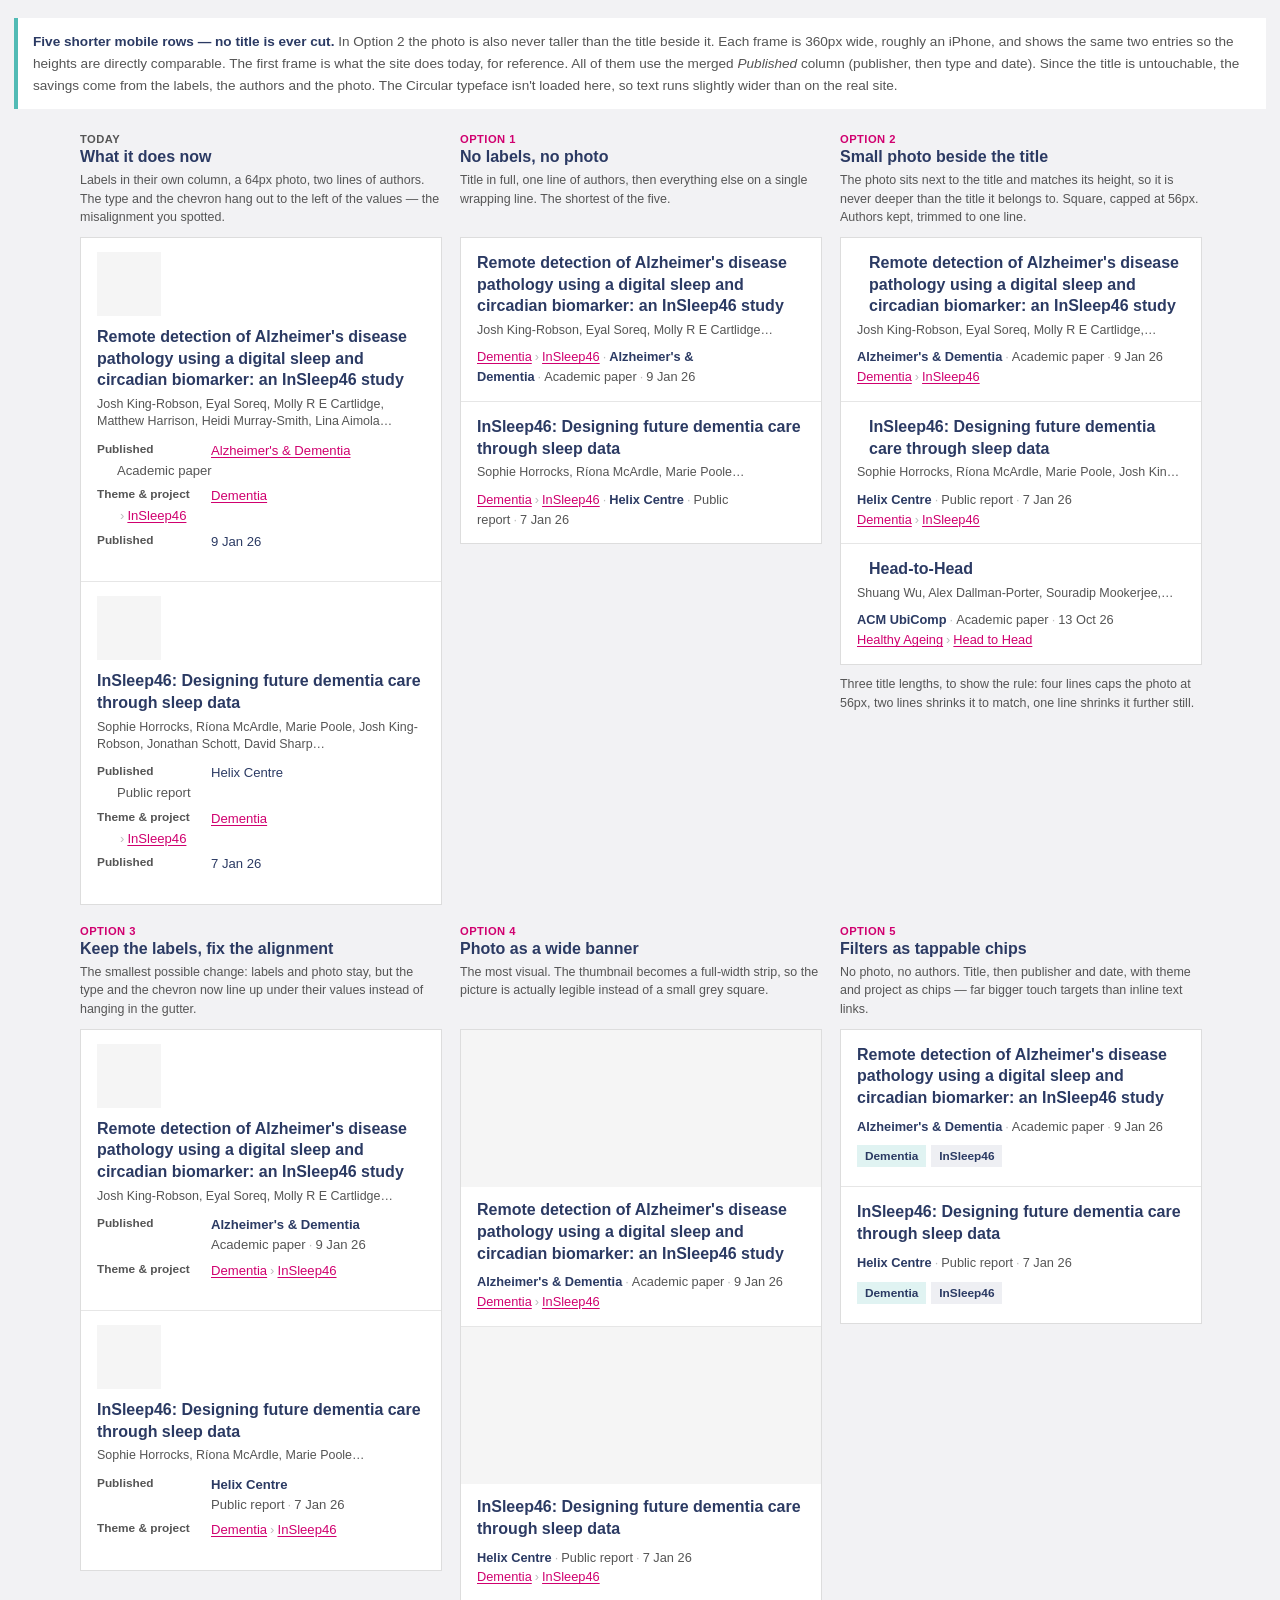
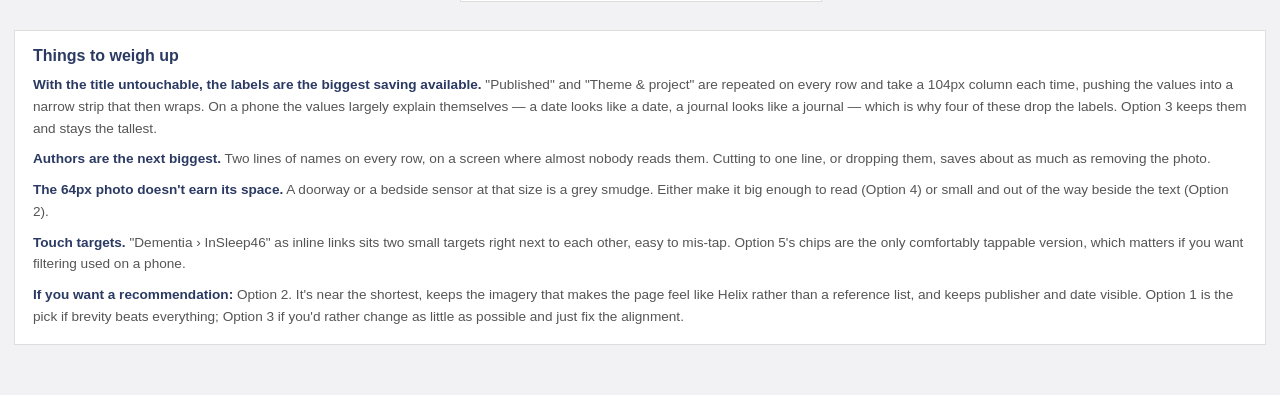
<file: docs/mobile-row-options.html>
<!DOCTYPE html>
<html lang="en">
<head>
<meta charset="utf-8" />
<title>Mobile rows — five options</title>
<style>
  :root {
    --helix-navy: #2b3a63;
    --helix-teal: #52bbb5;
    --helix-pink: #d0006f;
    --helix-gray: #bbbcbc;
    --surface: #ffffff;
    --surface-alt: #f5f5f5;
    --row-divider: #e6e6e6;
    --border: #dddddd;
    --text-primary: var(--helix-navy);
    --text-secondary: #555555;
  }

  body {
    margin: 0;
    padding: 18px 14px 50px;
    background: #f2f2f4;
    color: var(--text-primary);
    font-family: "Circular", "Helvetica Neue", Arial, sans-serif;
  }

  .page-note {
    margin: 0 auto 24px;
    max-width: 1220px;
    padding: 13px 15px;
    border-left: 4px solid var(--helix-teal);
    background: #fff;
    font-size: 0.85rem;
    line-height: 1.6;
    color: var(--text-secondary);
  }
  .page-note strong { color: var(--helix-navy); }

  .rail {
    display: flex;
    flex-wrap: wrap;
    gap: 20px;
    justify-content: center;
    align-items: flex-start;
    max-width: 1220px;
    margin: 0 auto;
  }

  .option { width: 360px; }

  .option__label {
    display: block;
    margin-bottom: 2px;
    color: var(--helix-pink);
    font-size: 0.7rem;
    font-weight: 700;
    letter-spacing: 0.04em;
    text-transform: uppercase;
  }

  .option--now .option__label { color: var(--text-secondary); }

  .option h2 { margin: 0 0 3px; font-size: 1rem; line-height: 1.3; }

  .option__meta {
    margin: 0 0 10px;
    color: var(--text-secondary);
    font-size: 0.78rem;
    line-height: 1.5;
    min-height: 4.5em;
  }

  /* A phone-width frame, so the rows are judged at the size they'll be used. */
  .phone {
    width: 360px;
    background: var(--surface);
    border: 1px solid var(--border);
    overflow: hidden;
  }

  .row { padding: 14px 16px; border-bottom: 1px solid var(--row-divider); }
  .row:last-child { border-bottom: 0; }

  /* Titles are never cut. */
  .title {
    margin: 0;
    color: var(--helix-navy);
    font-size: 1rem;
    font-weight: 700;
    line-height: 1.35;
  }

  .authors {
    display: -webkit-box;
    -webkit-line-clamp: 1;
    -webkit-box-orient: vertical;
    overflow: hidden;
    margin: 5px 0 0;
    color: var(--text-secondary);
    font-size: 0.78rem;
    line-height: 1.4;
  }

  .authors--two { -webkit-line-clamp: 2; }

  .meta {
    margin: 8px 0 0;
    font-size: 0.8rem;
    line-height: 1.55;
    color: var(--text-secondary);
  }

  .meta a { color: var(--helix-pink); text-decoration: underline; text-underline-offset: 0.16em; }
  .sep { color: var(--helix-gray); padding: 0 3px; }
  .crumb { color: var(--helix-gray); padding: 0 3px; }
  .date { white-space: nowrap; }
  .pub { color: var(--text-primary); font-weight: 700; }

  .thumb { display: block; background: var(--surface-alt); flex: 0 0 auto; }

  /* 2: thumbnail beside the text.
     The image sits in a flex row with the title alone, and stretches to that
     row's height — so it is never taller than the title next to it. It stays
     square (aspect-ratio), and is capped at 56px so a long title doesn't give
     it a whole block of the row. */
  .split { display: flex; gap: 12px; align-items: flex-start; }
  .split__body { min-width: 0; flex: 1; }

  .split__head { display: flex; gap: 12px; align-items: flex-start; }

  .split__head .thumb {
    align-self: stretch;
    width: auto;
    height: auto;
    max-height: 56px;
    aspect-ratio: 1 / 1;
    background: var(--surface-alt);
  }

  .split__head .title { flex: 1; min-width: 0; }

  /* 3 and the baseline: label / value grid */
  .grid { display: grid; grid-template-columns: 104px minmax(0, 1fr); gap: 6px 10px; margin-top: 10px; }
  .grid dt { color: var(--text-secondary); font-size: 0.74rem; font-weight: 700; line-height: 1.5; }
  .grid dd { margin: 0; font-size: 0.82rem; line-height: 1.5; }
  .grid dd a { color: var(--helix-pink); text-decoration: underline; text-underline-offset: 0.16em; }
  .grid .stacked { display: block; }
  .grid .quiet { color: var(--text-secondary); }

  /* The baseline's broken alignment, reproduced on purpose. */
  .grid--broken .hang { display: block; margin-left: -94px; }

  /* 4: banner on top */
  .banner { width: 100%; aspect-ratio: 16 / 7; background: var(--surface-alt); display: block; }

  /* 5: chips */
  .chips { margin-top: 9px; }
  .chip {
    display: inline-block;
    margin: 0 5px 5px 0;
    padding: 4px 8px;
    background: rgba(82, 187, 181, 0.18);
    color: var(--helix-navy);
    font-size: 0.74rem;
    font-weight: 700;
    text-decoration: none;
  }
  .chip--project { background: rgba(43, 58, 99, 0.08); }

  .verdict {
    max-width: 1220px;
    margin: 28px auto 0;
    padding: 16px 18px;
    background: #fff;
    border: 1px solid var(--border);
  }
  .verdict h2 { margin: 0 0 9px; font-size: 1rem; }
  .verdict p { margin: 0 0 9px; font-size: 0.85rem; line-height: 1.6; color: var(--text-secondary); }
  .verdict p:last-child { margin-bottom: 0; }
  .verdict b { color: var(--helix-navy); }
</style>
</head>
<body>

<div class="page-note">
  <strong>Five shorter mobile rows — no title is ever cut.</strong>
  In Option 2 the photo is also never taller than the title beside it.
  Each frame is 360px wide, roughly an iPhone, and shows the same two entries so
  the heights are directly comparable. The first frame is what the site does
  today, for reference. All of them use the merged <em>Published</em> column
  (publisher, then type and date).
  Since the title is untouchable, the savings come from the labels, the authors
  and the photo. The Circular typeface isn't loaded here, so text runs slightly
  wider than on the real site.
</div>

<div class="rail">

  <!-- ============ BASELINE ============ -->
  <section class="option option--now">
    <span class="option__label">Today</span>
    <h2>What it does now</h2>
    <p class="option__meta">Labels in their own column, a 64px photo, two lines of authors. The type and the chevron hang out to the left of the values — the misalignment you spotted.</p>
    <div class="phone">
      <div class="row">
        <span class="thumb" style="width:64px;height:64px;margin-bottom:10px"></span>
        <p class="title">Remote detection of Alzheimer's disease pathology using a digital sleep and circadian biomarker: an InSleep46 study</p>
        <p class="authors authors--two">Josh King-Robson, Eyal Soreq, Molly R E Cartlidge, Matthew Harrison, Heidi Murray-Smith, Lina Aimola…</p>
        <dl class="grid grid--broken">
          <dt>Published</dt>
          <dd><span class="stacked"><a href="#">Alzheimer's &amp; Dementia</a></span><span class="stacked quiet hang">Academic paper</span></dd>
          <dt>Theme &amp; project</dt>
          <dd><span class="stacked"><a href="#">Dementia</a></span><span class="stacked hang"><span class="crumb">›</span><a href="#">InSleep46</a></span></dd>
          <dt>Published</dt>
          <dd>9 Jan 26</dd>
        </dl>
      </div>
      <div class="row">
        <span class="thumb" style="width:64px;height:64px;margin-bottom:10px"></span>
        <p class="title">InSleep46: Designing future dementia care through sleep data</p>
        <p class="authors authors--two">Sophie Horrocks, Ríona McArdle, Marie Poole, Josh King-Robson, Jonathan Schott, David Sharp…</p>
        <dl class="grid grid--broken">
          <dt>Published</dt>
          <dd><span class="stacked">Helix Centre</span><span class="stacked quiet hang">Public report</span></dd>
          <dt>Theme &amp; project</dt>
          <dd><span class="stacked"><a href="#">Dementia</a></span><span class="stacked hang"><span class="crumb">›</span><a href="#">InSleep46</a></span></dd>
          <dt>Published</dt>
          <dd>7 Jan 26</dd>
        </dl>
      </div>
    </div>
  </section>

  <!-- ============ 1 ============ -->
  <section class="option">
    <span class="option__label">Option 1</span>
    <h2>No labels, no photo</h2>
    <p class="option__meta">Title in full, one line of authors, then everything else on a single wrapping line. The shortest of the five.</p>
    <div class="phone">
      <div class="row">
        <p class="title">Remote detection of Alzheimer's disease pathology using a digital sleep and circadian biomarker: an InSleep46 study</p>
        <p class="authors">Josh King-Robson, Eyal Soreq, Molly R E Cartlidge…</p>
        <p class="meta"><a href="#">Dementia</a><span class="crumb">›</span><a href="#">InSleep46</a><span class="sep">·</span><span class="pub">Alzheimer's &amp; Dementia</span><span class="sep">·</span>Academic paper<span class="sep">·</span><span class="date">9 Jan 26</span></p>
      </div>
      <div class="row">
        <p class="title">InSleep46: Designing future dementia care through sleep data</p>
        <p class="authors">Sophie Horrocks, Ríona McArdle, Marie Poole…</p>
        <p class="meta"><a href="#">Dementia</a><span class="crumb">›</span><a href="#">InSleep46</a><span class="sep">·</span><span class="pub">Helix Centre</span><span class="sep">·</span>Public report<span class="sep">·</span><span class="date">7 Jan 26</span></p>
      </div>
    </div>
  </section>

  <!-- ============ 2 ============ -->
  <section class="option">
    <span class="option__label">Option 2</span>
    <h2>Small photo beside the title</h2>
    <p class="option__meta">The photo sits next to the title and matches its height, so it is never deeper than the title it belongs to. Square, capped at 56px. Authors kept, trimmed to one line.</p>
    <div class="phone">
      <div class="row">
        <div class="split__head">
          <span class="thumb"></span>
          <p class="title">Remote detection of Alzheimer's disease pathology using a digital sleep and circadian biomarker: an InSleep46 study</p>
        </div>
        <p class="authors">Josh King-Robson, Eyal Soreq, Molly R E Cartlidge, Matthew Harrison…</p>
        <p class="meta"><span class="pub">Alzheimer's &amp; Dementia</span><span class="sep">·</span>Academic paper<span class="sep">·</span><span class="date">9 Jan 26</span><br><a href="#">Dementia</a><span class="crumb">›</span><a href="#">InSleep46</a></p>
      </div>
      <div class="row">
        <div class="split__head">
          <span class="thumb"></span>
          <p class="title">InSleep46: Designing future dementia care through sleep data</p>
        </div>
        <p class="authors">Sophie Horrocks, Ríona McArdle, Marie Poole, Josh King-Robson…</p>
        <p class="meta"><span class="pub">Helix Centre</span><span class="sep">·</span>Public report<span class="sep">·</span><span class="date">7 Jan 26</span><br><a href="#">Dementia</a><span class="crumb">›</span><a href="#">InSleep46</a></p>
      </div>
      <div class="row">
        <div class="split__head">
          <span class="thumb"></span>
          <p class="title">Head-to-Head</p>
        </div>
        <p class="authors">Shuang Wu, Alex Dallman-Porter, Souradip Mookerjee, Shruthi K. Hiremath…</p>
        <p class="meta"><span class="pub">ACM UbiComp</span><span class="sep">·</span>Academic paper<span class="sep">·</span><span class="date">13 Oct 26</span><br><a href="#">Healthy Ageing</a><span class="crumb">›</span><a href="#">Head to Head</a></p>
      </div>
    </div>
    <p class="option__meta" style="margin-top:10px;min-height:0">Three title lengths, to show the rule: four lines caps the photo at 56px, two lines shrinks it to match, one line shrinks it further still.</p>
  </section>

  <!-- ============ 3 ============ -->
  <section class="option">
    <span class="option__label">Option 3</span>
    <h2>Keep the labels, fix the alignment</h2>
    <p class="option__meta">The smallest possible change: labels and photo stay, but the type and the chevron now line up under their values instead of hanging in the gutter.</p>
    <div class="phone">
      <div class="row">
        <span class="thumb" style="width:64px;height:64px;margin-bottom:10px"></span>
        <p class="title">Remote detection of Alzheimer's disease pathology using a digital sleep and circadian biomarker: an InSleep46 study</p>
        <p class="authors">Josh King-Robson, Eyal Soreq, Molly R E Cartlidge…</p>
        <dl class="grid">
          <dt>Published</dt>
          <dd><span class="stacked"><span class="pub">Alzheimer's &amp; Dementia</span></span><span class="stacked quiet">Academic paper<span class="sep">·</span>9 Jan 26</span></dd>
          <dt>Theme &amp; project</dt>
          <dd><a href="#">Dementia</a><span class="crumb">›</span><a href="#">InSleep46</a></dd>
        </dl>
      </div>
      <div class="row">
        <span class="thumb" style="width:64px;height:64px;margin-bottom:10px"></span>
        <p class="title">InSleep46: Designing future dementia care through sleep data</p>
        <p class="authors">Sophie Horrocks, Ríona McArdle, Marie Poole…</p>
        <dl class="grid">
          <dt>Published</dt>
          <dd><span class="stacked"><span class="pub">Helix Centre</span></span><span class="stacked quiet">Public report<span class="sep">·</span>7 Jan 26</span></dd>
          <dt>Theme &amp; project</dt>
          <dd><a href="#">Dementia</a><span class="crumb">›</span><a href="#">InSleep46</a></dd>
        </dl>
      </div>
    </div>
  </section>

  <!-- ============ 4 ============ -->
  <section class="option">
    <span class="option__label">Option 4</span>
    <h2>Photo as a wide banner</h2>
    <p class="option__meta">The most visual. The thumbnail becomes a full-width strip, so the picture is actually legible instead of a small grey square.</p>
    <div class="phone">
      <div class="row" style="padding:0 0 14px">
        <span class="banner"></span>
        <div style="padding:12px 16px 0">
          <p class="title">Remote detection of Alzheimer's disease pathology using a digital sleep and circadian biomarker: an InSleep46 study</p>
          <p class="meta"><span class="pub">Alzheimer's &amp; Dementia</span><span class="sep">·</span>Academic paper<span class="sep">·</span><span class="date">9 Jan 26</span><br><a href="#">Dementia</a><span class="crumb">›</span><a href="#">InSleep46</a></p>
        </div>
      </div>
      <div class="row" style="padding:0 0 14px">
        <span class="banner"></span>
        <div style="padding:12px 16px 0">
          <p class="title">InSleep46: Designing future dementia care through sleep data</p>
          <p class="meta"><span class="pub">Helix Centre</span><span class="sep">·</span>Public report<span class="sep">·</span><span class="date">7 Jan 26</span><br><a href="#">Dementia</a><span class="crumb">›</span><a href="#">InSleep46</a></p>
        </div>
      </div>
    </div>
  </section>

  <!-- ============ 5 ============ -->
  <section class="option">
    <span class="option__label">Option 5</span>
    <h2>Filters as tappable chips</h2>
    <p class="option__meta">No photo, no authors. Title, then publisher and date, with theme and project as chips — far bigger touch targets than inline text links.</p>
    <div class="phone">
      <div class="row">
        <p class="title">Remote detection of Alzheimer's disease pathology using a digital sleep and circadian biomarker: an InSleep46 study</p>
        <p class="meta"><span class="pub">Alzheimer's &amp; Dementia</span><span class="sep">·</span>Academic paper<span class="sep">·</span><span class="date">9 Jan 26</span></p>
        <div class="chips"><a class="chip" href="#">Dementia</a><a class="chip chip--project" href="#">InSleep46</a></div>
      </div>
      <div class="row">
        <p class="title">InSleep46: Designing future dementia care through sleep data</p>
        <p class="meta"><span class="pub">Helix Centre</span><span class="sep">·</span>Public report<span class="sep">·</span><span class="date">7 Jan 26</span></p>
        <div class="chips"><a class="chip" href="#">Dementia</a><a class="chip chip--project" href="#">InSleep46</a></div>
      </div>
    </div>
  </section>

</div>

<div class="verdict">
  <h2>Things to weigh up</h2>
  <p><b>With the title untouchable, the labels are the biggest saving available.</b> "Published" and "Theme &amp; project" are repeated on every row and take a 104px column each time, pushing the values into a narrow strip that then wraps. On a phone the values largely explain themselves — a date looks like a date, a journal looks like a journal — which is why four of these drop the labels. Option 3 keeps them and stays the tallest.</p>
  <p><b>Authors are the next biggest.</b> Two lines of names on every row, on a screen where almost nobody reads them. Cutting to one line, or dropping them, saves about as much as removing the photo.</p>
  <p><b>The 64px photo doesn't earn its space.</b> A doorway or a bedside sensor at that size is a grey smudge. Either make it big enough to read (Option 4) or small and out of the way beside the text (Option 2).</p>
  <p><b>Touch targets.</b> "Dementia › InSleep46" as inline links sits two small targets right next to each other, easy to mis-tap. Option 5's chips are the only comfortably tappable version, which matters if you want filtering used on a phone.</p>
  <p><b>If you want a recommendation:</b> Option 2. It's near the shortest, keeps the imagery that makes the page feel like Helix rather than a reference list, and keeps publisher and date visible. Option 1 is the pick if brevity beats everything; Option 3 if you'd rather change as little as possible and just fix the alignment.</p>
</div>

</body>
</html>
</file>
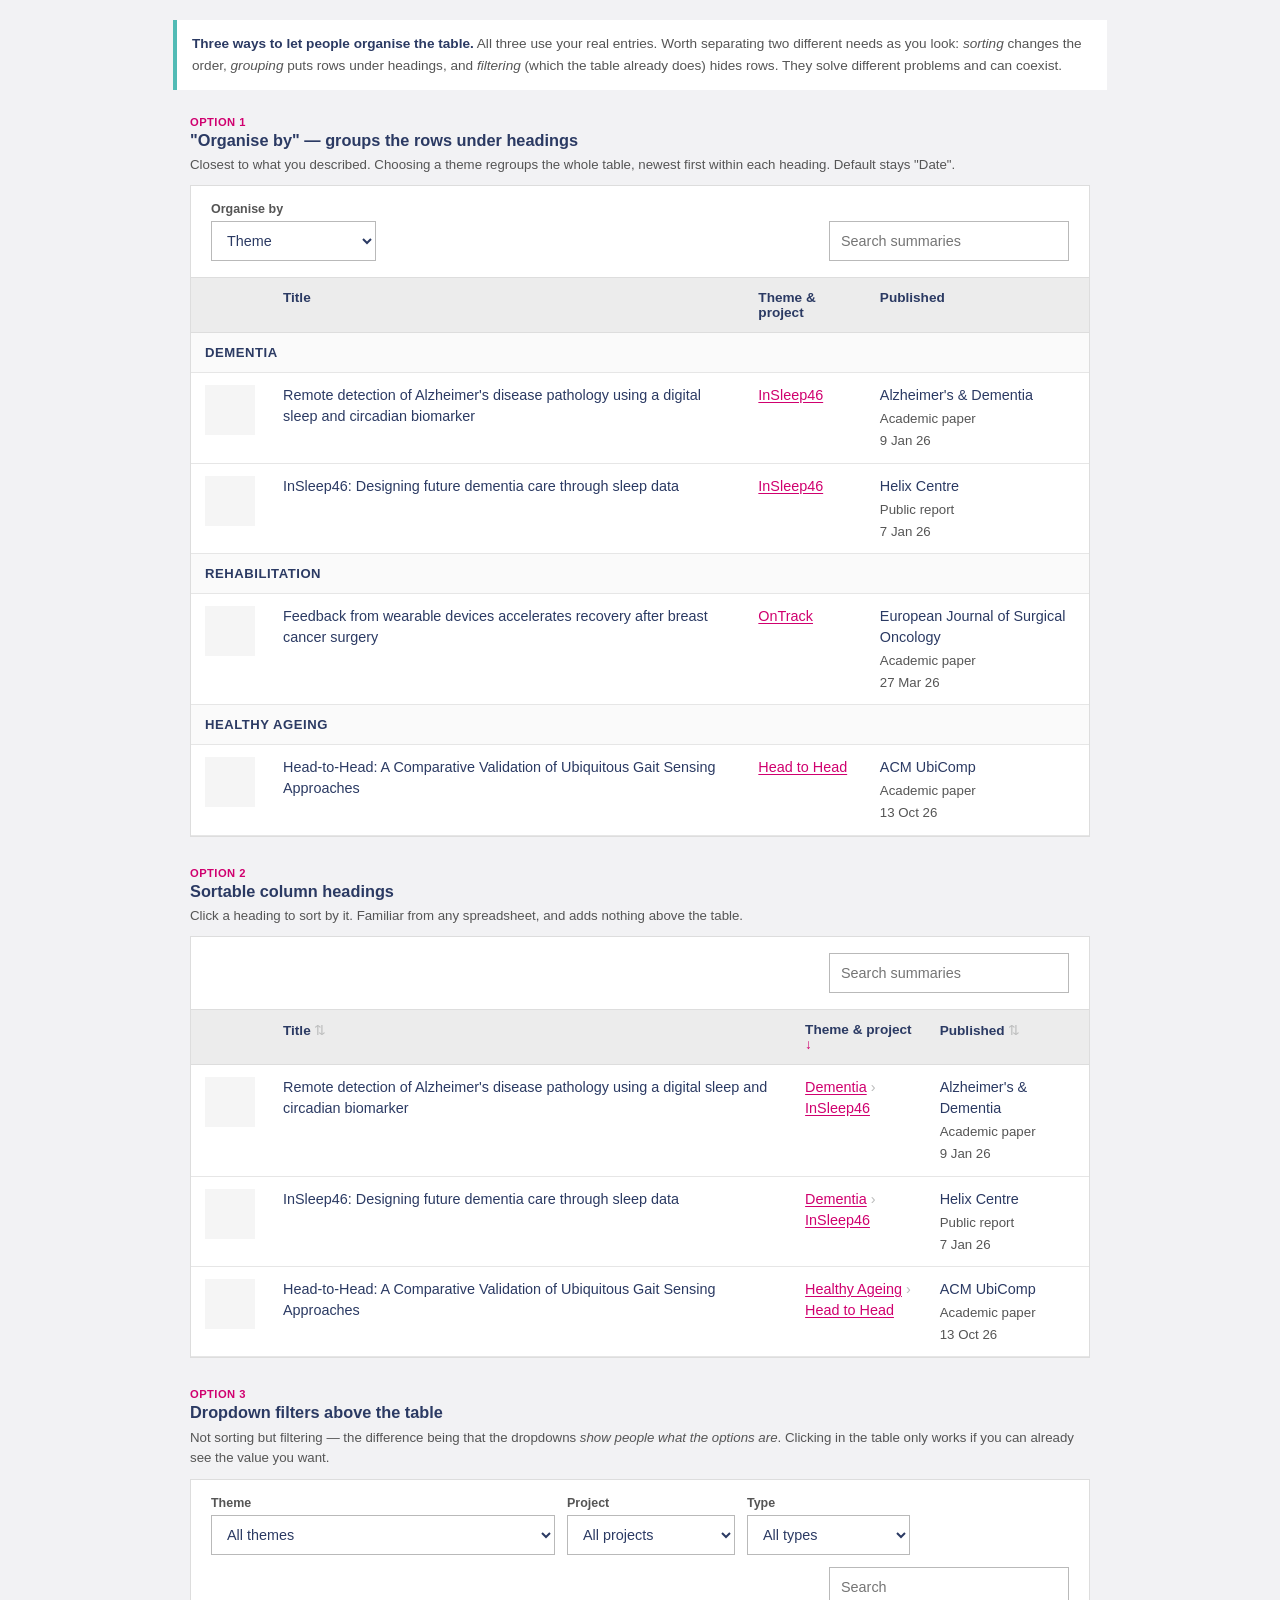
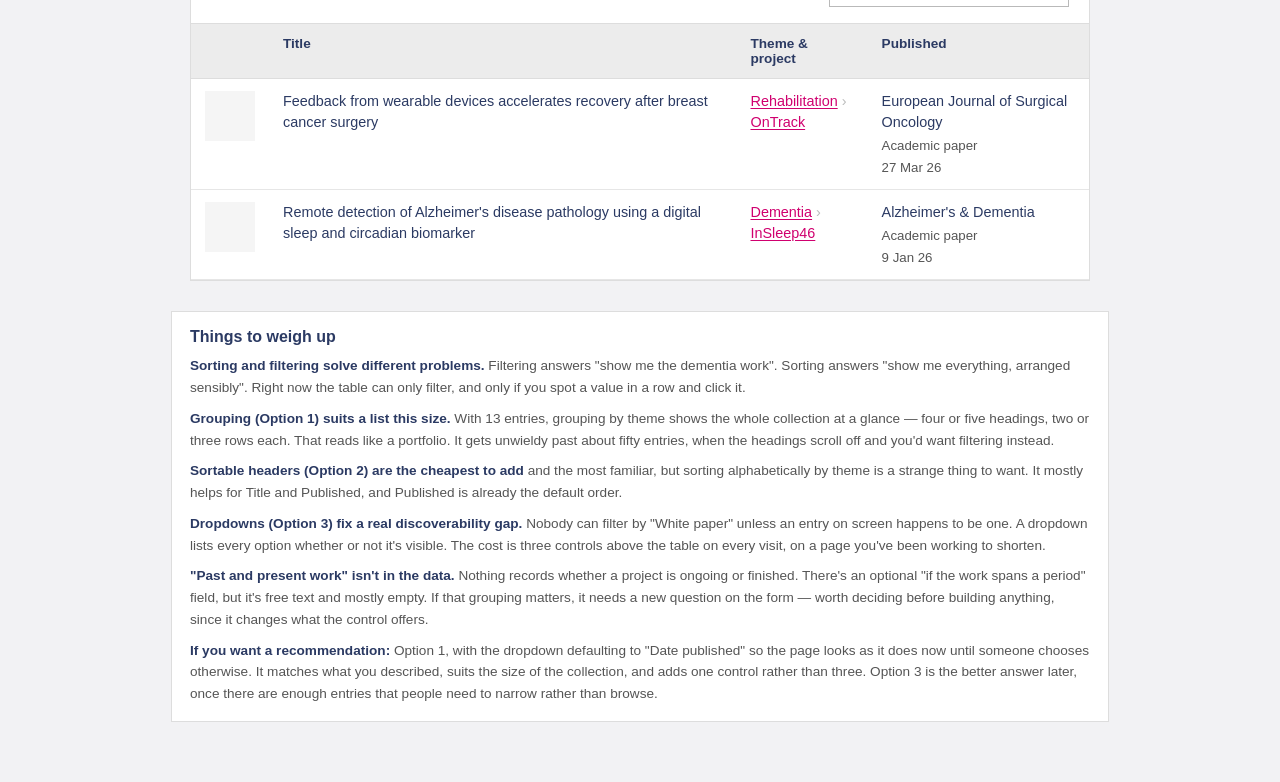
<file: docs/sorting-options.html>
<!DOCTYPE html>
<html lang="en">
<head>
<meta charset="utf-8" />
<title>Organising the table — options</title>
<style>
  :root {
    --helix-navy: #2b3a63;
    --helix-teal: #52bbb5;
    --helix-pink: #d0006f;
    --helix-gray: #bbbcbc;
    --surface: #ffffff;
    --surface-alt: #f5f5f5;
    --surface-grey: #ececec;
    --surface-soft: #fafafa;
    --row-divider: #e6e6e6;
    --border: #dddddd;
    --border-strong: #b9b9b9;
    --text-primary: var(--helix-navy);
    --text-secondary: #555555;
  }

  body {
    margin: 0;
    padding: 20px 16px 60px;
    background: #f2f2f4;
    color: var(--text-primary);
    font-family: "Circular", "Helvetica Neue", Arial, sans-serif;
  }

  .page-note, .block, .verdict { max-width: 900px; margin-left: auto; margin-right: auto; }

  .page-note {
    margin-bottom: 26px;
    padding: 13px 15px;
    border-left: 4px solid var(--helix-teal);
    background: #fff;
    font-size: 0.85rem;
    line-height: 1.6;
    color: var(--text-secondary);
  }
  .page-note strong { color: var(--helix-navy); }

  .block { margin-bottom: 30px; }

  .block__label {
    display: block;
    margin-bottom: 2px;
    color: var(--helix-pink);
    font-size: 0.7rem;
    font-weight: 700;
    letter-spacing: 0.04em;
    text-transform: uppercase;
  }

  .block h2.block__title { margin: 0 0 4px; font-size: 1.02rem; line-height: 1.3; }

  .block__meta {
    margin: 0 0 10px;
    color: var(--text-secondary);
    font-size: 0.83rem;
    line-height: 1.55;
  }

  .frame { background: var(--surface); border: 1px solid var(--border); }

  .controls {
    display: flex;
    align-items: end;
    flex-wrap: wrap;
    gap: 12px;
    padding: 16px 20px;
    border-bottom: 1px solid var(--border);
  }

  .field { display: grid; gap: 5px; }
  .field > span { color: var(--text-secondary); font-size: 0.78rem; font-weight: 700; }

  select, .m3-input {
    min-height: 40px;
    padding: 0 11px;
    border: 1px solid var(--border-strong);
    border-radius: 0;
    background: var(--surface);
    color: var(--text-primary);
    font: inherit;
    font-size: 0.9rem;
  }

  .m3-input { min-width: 240px; }
  .grow { margin-left: auto; }

  table { width: 100%; border-collapse: collapse; }
  thead { background: var(--surface-grey); }
  th, td { padding: 12px 14px; text-align: left; vertical-align: top; font-size: 0.9rem; }
  th { color: var(--helix-navy); font-size: 0.85rem; font-weight: 700; border-bottom: 1px solid var(--border); }
  td { border-bottom: 1px solid var(--row-divider); line-height: 1.45; }
  .thumb { display: block; width: 50px; height: 50px; background: var(--surface-alt); }
  .cell-title { display: block; }
  .pill { color: var(--helix-pink); text-decoration: underline; text-underline-offset: 0.16em; }
  .crumb { color: var(--helix-gray); padding-left: 4px; }
  .pub-name { display: block; }
  .pub-type { display: block; margin-top: 3px; color: var(--text-secondary); font-size: 0.83rem; }
  .date { white-space: nowrap; }

  /* group headings */
  .group th {
    background: var(--surface-soft);
    border-top: 1px solid var(--border);
    border-bottom: 1px solid var(--row-divider);
    color: var(--helix-navy);
    font-size: 0.82rem;
    letter-spacing: 0.04em;
    text-transform: uppercase;
  }

  /* sortable headers */
  th.sortable { cursor: pointer; }
  th.sortable::after { content: " ⇅"; color: var(--helix-gray); font-weight: 400; }
  th.sorted::after { content: " ↓"; color: var(--helix-pink); }

  .verdict { padding: 16px 18px; background: #fff; border: 1px solid var(--border); }
  .verdict h2 { margin: 0 0 9px; font-size: 1rem; }
  .verdict p { margin: 0 0 9px; font-size: 0.85rem; line-height: 1.6; color: var(--text-secondary); }
  .verdict p:last-child { margin-bottom: 0; }
  .verdict b { color: var(--helix-navy); }
</style>
</head>
<body>

<div class="page-note">
  <strong>Three ways to let people organise the table.</strong>
  All three use your real entries. Worth separating two different needs as you
  look: <em>sorting</em> changes the order, <em>grouping</em> puts rows under
  headings, and <em>filtering</em> (which the table already does) hides rows.
  They solve different problems and can coexist.
</div>

<!-- ============ 1 ============ -->
<section class="block">
  <span class="block__label">Option 1</span>
  <h2 class="block__title">"Organise by" — groups the rows under headings</h2>
  <p class="block__meta">Closest to what you described. Choosing a theme regroups the whole table, newest first within each heading. Default stays "Date".</p>
  <div class="frame">
    <div class="controls">
      <label class="field"><span>Organise by</span>
        <select><option>Date published</option><option selected>Theme</option><option>Project</option><option>Type of publication</option></select>
      </label>
      <div class="grow"><input class="m3-input" type="search" placeholder="Search summaries" /></div>
    </div>
    <table>
      <thead><tr><th></th><th>Title</th><th>Theme &amp; project</th><th>Published</th></tr></thead>
      <tbody>
        <tr class="group"><th colspan="4">Dementia</th></tr>
        <tr><td><span class="thumb"></span></td><td><span class="cell-title">Remote detection of Alzheimer's disease pathology using a digital sleep and circadian biomarker</span></td><td><a class="pill" href="#">InSleep46</a></td><td><span class="pub-name">Alzheimer's &amp; Dementia</span><span class="pub-type">Academic paper</span><span class="pub-type date">9 Jan 26</span></td></tr>
        <tr><td><span class="thumb"></span></td><td><span class="cell-title">InSleep46: Designing future dementia care through sleep data</span></td><td><a class="pill" href="#">InSleep46</a></td><td><span class="pub-name">Helix Centre</span><span class="pub-type">Public report</span><span class="pub-type date">7 Jan 26</span></td></tr>
        <tr class="group"><th colspan="4">Rehabilitation</th></tr>
        <tr><td><span class="thumb"></span></td><td><span class="cell-title">Feedback from wearable devices accelerates recovery after breast cancer surgery</span></td><td><a class="pill" href="#">OnTrack</a></td><td><span class="pub-name">European Journal of Surgical Oncology</span><span class="pub-type">Academic paper</span><span class="pub-type date">27 Mar 26</span></td></tr>
        <tr class="group"><th colspan="4">Healthy Ageing</th></tr>
        <tr><td><span class="thumb"></span></td><td><span class="cell-title">Head-to-Head: A Comparative Validation of Ubiquitous Gait Sensing Approaches</span></td><td><a class="pill" href="#">Head to Head</a></td><td><span class="pub-name">ACM UbiComp</span><span class="pub-type">Academic paper</span><span class="pub-type date">13 Oct 26</span></td></tr>
      </tbody>
    </table>
  </div>
</section>

<!-- ============ 2 ============ -->
<section class="block">
  <span class="block__label">Option 2</span>
  <h2 class="block__title">Sortable column headings</h2>
  <p class="block__meta">Click a heading to sort by it. Familiar from any spreadsheet, and adds nothing above the table.</p>
  <div class="frame">
    <div class="controls">
      <div class="grow"><input class="m3-input" type="search" placeholder="Search summaries" /></div>
    </div>
    <table>
      <thead><tr><th></th><th class="sortable">Title</th><th class="sortable sorted">Theme &amp; project</th><th class="sortable">Published</th></tr></thead>
      <tbody>
        <tr><td><span class="thumb"></span></td><td><span class="cell-title">Remote detection of Alzheimer's disease pathology using a digital sleep and circadian biomarker</span></td><td><a class="pill" href="#">Dementia</a><span class="crumb">›</span><br><a class="pill" href="#">InSleep46</a></td><td><span class="pub-name">Alzheimer's &amp; Dementia</span><span class="pub-type">Academic paper</span><span class="pub-type date">9 Jan 26</span></td></tr>
        <tr><td><span class="thumb"></span></td><td><span class="cell-title">InSleep46: Designing future dementia care through sleep data</span></td><td><a class="pill" href="#">Dementia</a><span class="crumb">›</span><br><a class="pill" href="#">InSleep46</a></td><td><span class="pub-name">Helix Centre</span><span class="pub-type">Public report</span><span class="pub-type date">7 Jan 26</span></td></tr>
        <tr><td><span class="thumb"></span></td><td><span class="cell-title">Head-to-Head: A Comparative Validation of Ubiquitous Gait Sensing Approaches</span></td><td><a class="pill" href="#">Healthy Ageing</a><span class="crumb">›</span><br><a class="pill" href="#">Head to Head</a></td><td><span class="pub-name">ACM UbiComp</span><span class="pub-type">Academic paper</span><span class="pub-type date">13 Oct 26</span></td></tr>
      </tbody>
    </table>
  </div>
</section>

<!-- ============ 3 ============ -->
<section class="block">
  <span class="block__label">Option 3</span>
  <h2 class="block__title">Dropdown filters above the table</h2>
  <p class="block__meta">Not sorting but filtering — the difference being that the dropdowns <em>show people what the options are</em>. Clicking in the table only works if you can already see the value you want.</p>
  <div class="frame">
    <div class="controls">
      <label class="field"><span>Theme</span>
        <select><option>All themes</option><option>Dementia</option><option>Healthy Ageing</option><option>Rehabilitation</option><option>End of Life Care</option><option>Imperial College NHS Trust Improvement Work</option><option>PPIE</option></select>
      </label>
      <label class="field"><span>Project</span>
        <select><option>All projects</option><option>InSleep46</option><option>Minder</option><option>OnTrack</option><option>Healthy Habits App</option><option>Head to Head</option><option>Waiting Well</option></select>
      </label>
      <label class="field"><span>Type</span>
        <select><option>All types</option><option>Academic paper</option><option>Public report</option><option>Blog post</option><option>White paper</option><option>Conference poster</option></select>
      </label>
      <div class="grow"><input class="m3-input" type="search" placeholder="Search" /></div>
    </div>
    <table>
      <thead><tr><th></th><th>Title</th><th>Theme &amp; project</th><th>Published</th></tr></thead>
      <tbody>
        <tr><td><span class="thumb"></span></td><td><span class="cell-title">Feedback from wearable devices accelerates recovery after breast cancer surgery</span></td><td><a class="pill" href="#">Rehabilitation</a><span class="crumb">›</span><br><a class="pill" href="#">OnTrack</a></td><td><span class="pub-name">European Journal of Surgical Oncology</span><span class="pub-type">Academic paper</span><span class="pub-type date">27 Mar 26</span></td></tr>
        <tr><td><span class="thumb"></span></td><td><span class="cell-title">Remote detection of Alzheimer's disease pathology using a digital sleep and circadian biomarker</span></td><td><a class="pill" href="#">Dementia</a><span class="crumb">›</span><br><a class="pill" href="#">InSleep46</a></td><td><span class="pub-name">Alzheimer's &amp; Dementia</span><span class="pub-type">Academic paper</span><span class="pub-type date">9 Jan 26</span></td></tr>
      </tbody>
    </table>
  </div>
</section>

<div class="verdict">
  <h2>Things to weigh up</h2>
  <p><b>Sorting and filtering solve different problems.</b> Filtering answers "show me the dementia work". Sorting answers "show me everything, arranged sensibly". Right now the table can only filter, and only if you spot a value in a row and click it.</p>
  <p><b>Grouping (Option 1) suits a list this size.</b> With 13 entries, grouping by theme shows the whole collection at a glance — four or five headings, two or three rows each. That reads like a portfolio. It gets unwieldy past about fifty entries, when the headings scroll off and you'd want filtering instead.</p>
  <p><b>Sortable headers (Option 2) are the cheapest to add</b> and the most familiar, but sorting alphabetically by theme is a strange thing to want. It mostly helps for Title and Published, and Published is already the default order.</p>
  <p><b>Dropdowns (Option 3) fix a real discoverability gap.</b> Nobody can filter by "White paper" unless an entry on screen happens to be one. A dropdown lists every option whether or not it's visible. The cost is three controls above the table on every visit, on a page you've been working to shorten.</p>
  <p><b>"Past and present work" isn't in the data.</b> Nothing records whether a project is ongoing or finished. There's an optional "if the work spans a period" field, but it's free text and mostly empty. If that grouping matters, it needs a new question on the form — worth deciding before building anything, since it changes what the control offers.</p>
  <p><b>If you want a recommendation:</b> Option 1, with the dropdown defaulting to "Date published" so the page looks as it does now until someone chooses otherwise. It matches what you described, suits the size of the collection, and adds one control rather than three. Option 3 is the better answer later, once there are enough entries that people need to narrow rather than browse.</p>
</div>

</body>
</html>
</file>
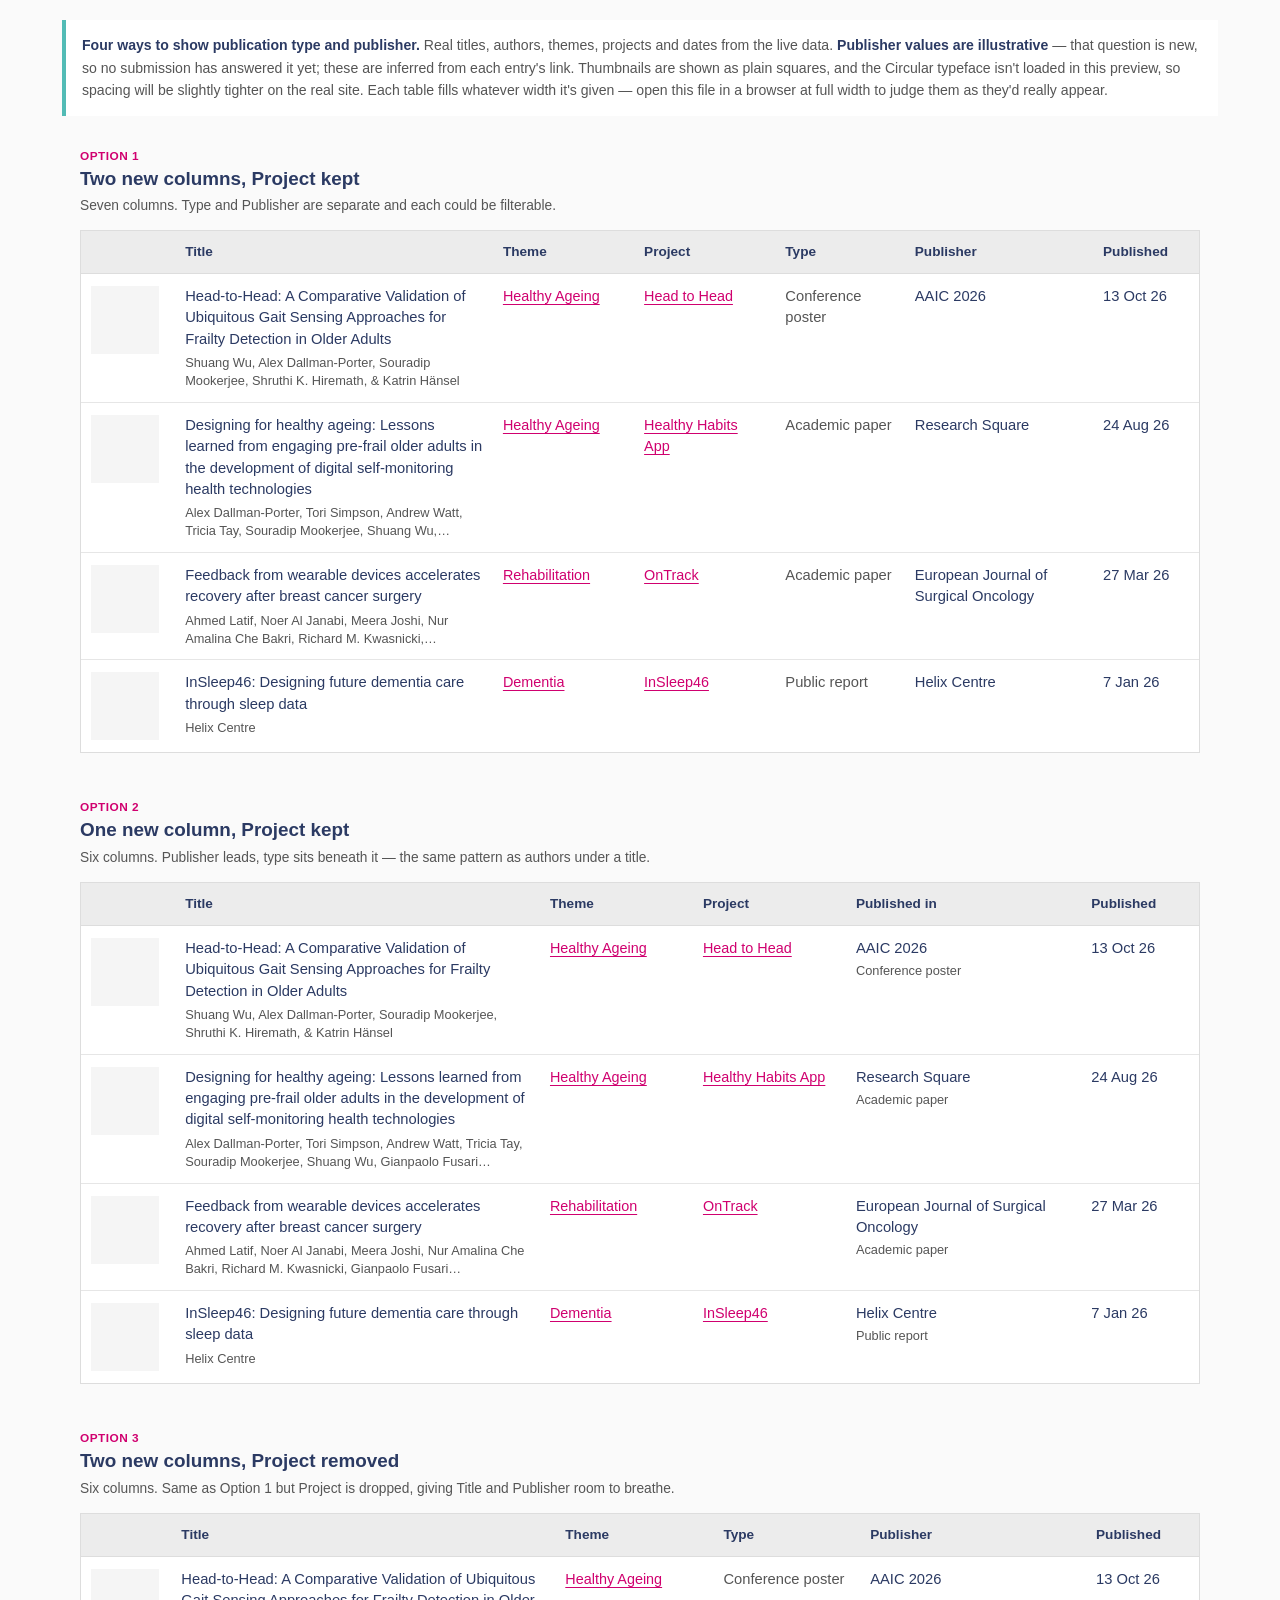
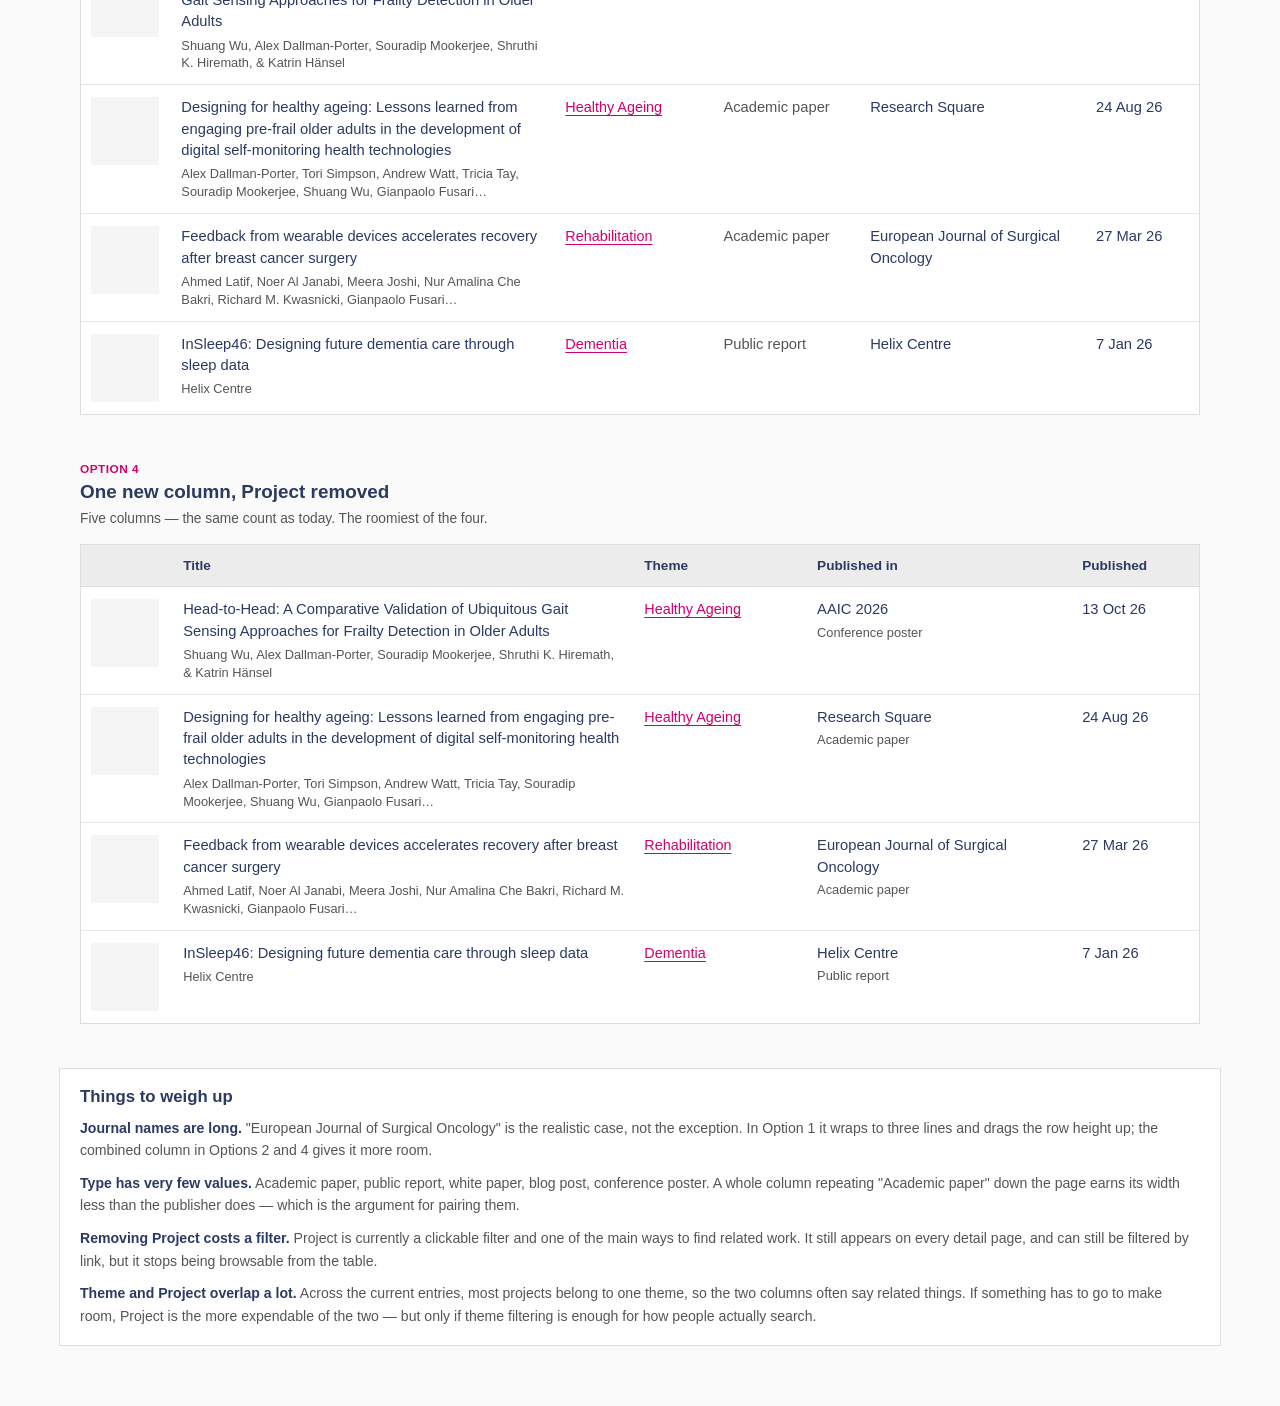
<file: docs/table-column-options.html>
<!DOCTYPE html>
<html lang="en">
<head>
<meta charset="utf-8" />
<title>Publication table — column options</title>
<style>
  :root {
    --helix-navy: #2b3a63;
    --helix-teal: #52bbb5;
    --helix-pink: #d0006f;
    --helix-gray: #bbbcbc;
    --surface: #ffffff;
    --surface-alt: #f5f5f5;
    --surface-grey: #ececec;
    --row-divider: #e6e6e6;
    --border: #dddddd;
    --text-primary: var(--helix-navy);
    --text-secondary: #555555;
  }

  body {
    margin: 0;
    padding: 20px 18px 60px;
    background: #fafafa;
    color: var(--text-primary);
    font-family: "Circular", "Helvetica Neue", Arial, sans-serif;
  }

  .page-note {
    max-width: 1120px;
    margin: 0 auto 30px;
    padding: 14px 16px;
    border-left: 4px solid var(--helix-teal);
    background: #fff;
    font-size: 0.88rem;
    line-height: 1.6;
    color: var(--text-secondary);
  }

  .page-note strong { color: var(--helix-navy); }

  .option {
    max-width: 1120px;
    margin: 0 auto 44px;
  }

  .option__label {
    display: inline-block;
    margin-bottom: 4px;
    color: var(--helix-pink);
    font-size: 0.74rem;
    font-weight: 700;
    letter-spacing: 0.04em;
    text-transform: uppercase;
  }

  .option h2 {
    margin: 0 0 4px;
    font-size: 1.18rem;
    line-height: 1.3;
  }

  .option__meta {
    margin: 0 0 14px;
    color: var(--text-secondary);
    font-size: 0.86rem;
    line-height: 1.55;
  }

  .table-card {
    background: var(--surface);
    border: 1px solid var(--border);
    overflow-x: auto;
  }

  table {
    width: 100%;
    border-collapse: collapse;
    table-layout: fixed;
  }

  thead { background: var(--surface-grey); }

  th, td {
    padding: 12px 10px;
    text-align: left;
    vertical-align: top;
  }

  th {
    border-bottom: 1px solid var(--border);
    color: var(--helix-navy);
    font-size: 0.85rem;
    font-weight: 700;
    line-height: 1.3;
  }

  td {
    border-bottom: 1px solid var(--row-divider);
    font-size: 0.92rem;
    line-height: 1.45;
  }

  tbody tr:last-child td { border-bottom: 0; }

  .cell-thumb { padding-right: 0; }

  .thumb {
    display: block;
    width: 100%;
    max-width: 68px;
    aspect-ratio: 1 / 1;
    background: var(--surface-alt);
  }

  .cell-title {
    display: block;
    font-weight: 400;
  }

  .cell-authors {
    display: -webkit-box;
    -webkit-line-clamp: 2;
    -webkit-box-orient: vertical;
    overflow: hidden;
    margin-top: 4px;
    color: var(--text-secondary);
    font-size: 0.8rem;
    line-height: 1.4;
  }

  .pill {
    color: var(--helix-pink);
    text-decoration: underline;
    text-decoration-thickness: 1px;
    text-underline-offset: 0.18em;
    font-size: 0.9rem;
  }

  .cell-date { white-space: nowrap; }

  /* The combined "Published in" cell: publisher leads, type sits beneath it
     in the same way authors sit beneath a title. */
  .pub-name { display: block; }

  .pub-type {
    display: block;
    margin-top: 3px;
    color: var(--text-secondary);
    font-size: 0.8rem;
  }

  .type-text { color: var(--text-secondary); }

  .verdict {
    max-width: 1120px;
    margin: 0 auto;
    padding: 18px 20px;
    background: #fff;
    border: 1px solid var(--border);
  }

  .verdict h2 { margin: 0 0 10px; font-size: 1.05rem; }
  .verdict p { margin: 0 0 10px; font-size: 0.88rem; line-height: 1.6; color: var(--text-secondary); }
  .verdict p:last-child { margin-bottom: 0; }
  .verdict b { color: var(--helix-navy); }
</style>
</head>
<body>

<div class="page-note">
  <strong>Four ways to show publication type and publisher.</strong>
  Real titles, authors, themes, projects and dates from the live data.
  <strong>Publisher values are illustrative</strong> — that question is new, so no
  submission has answered it yet; these are inferred from each entry's link.
  Thumbnails are shown as plain squares, and the Circular typeface isn't loaded
  in this preview, so spacing will be slightly tighter on the real site.
  Each table fills whatever width it's given — open this file in a browser at
  full width to judge them as they'd really appear.
</div>

<!-- ============================ OPTION 1 ============================ -->
<section class="option">
  <span class="option__label">Option 1</span>
  <h2>Two new columns, Project kept</h2>
  <p class="option__meta">Seven columns. Type and Publisher are separate and each could be filterable.</p>

  <div class="table-card">
    <table>
      <colgroup>
        <col style="width:8%"><col style="width:27%"><col style="width:12%"><col style="width:12%">
        <col style="width:11%"><col style="width:16%"><col style="width:9%">
      </colgroup>
      <thead>
        <tr><th></th><th>Title</th><th>Theme</th><th>Project</th><th>Type</th><th>Publisher</th><th>Published</th></tr>
      </thead>
      <tbody>
        <tr>
          <td class="cell-thumb"><span class="thumb"></span></td>
          <td><span class="cell-title">Head-to-Head: A Comparative Validation of Ubiquitous Gait Sensing Approaches for Frailty Detection in Older Adults</span><span class="cell-authors">Shuang Wu, Alex Dallman-Porter, Souradip Mookerjee, Shruthi K. Hiremath, &amp; Katrin Hänsel</span></td>
          <td><a class="pill">Healthy Ageing</a></td>
          <td><a class="pill">Head to Head</a></td>
          <td class="type-text">Conference poster</td>
          <td>AAIC 2026</td>
          <td class="cell-date">13 Oct 26</td>
        </tr>
        <tr>
          <td class="cell-thumb"><span class="thumb"></span></td>
          <td><span class="cell-title">Designing for healthy ageing: Lessons learned from engaging pre-frail older adults in the development of digital self-monitoring health technologies</span><span class="cell-authors">Alex Dallman-Porter, Tori Simpson, Andrew Watt, Tricia Tay, Souradip Mookerjee, Shuang Wu, Gianpaolo Fusari…</span></td>
          <td><a class="pill">Healthy Ageing</a></td>
          <td><a class="pill">Healthy Habits App</a></td>
          <td class="type-text">Academic paper</td>
          <td>Research Square</td>
          <td class="cell-date">24 Aug 26</td>
        </tr>
        <tr>
          <td class="cell-thumb"><span class="thumb"></span></td>
          <td><span class="cell-title">Feedback from wearable devices accelerates recovery after breast cancer surgery</span><span class="cell-authors">Ahmed Latif, Noer Al Janabi, Meera Joshi, Nur Amalina Che Bakri, Richard M. Kwasnicki, Gianpaolo Fusari…</span></td>
          <td><a class="pill">Rehabilitation</a></td>
          <td><a class="pill">OnTrack</a></td>
          <td class="type-text">Academic paper</td>
          <td>European Journal of Surgical Oncology</td>
          <td class="cell-date">27 Mar 26</td>
        </tr>
        <tr>
          <td class="cell-thumb"><span class="thumb"></span></td>
          <td><span class="cell-title">InSleep46: Designing future dementia care through sleep data</span><span class="cell-authors">Helix Centre</span></td>
          <td><a class="pill">Dementia</a></td>
          <td><a class="pill">InSleep46</a></td>
          <td class="type-text">Public report</td>
          <td>Helix Centre</td>
          <td class="cell-date">7 Jan 26</td>
        </tr>
      </tbody>
    </table>
  </div>
</section>

<!-- ============================ OPTION 2 ============================ -->
<section class="option">
  <span class="option__label">Option 2</span>
  <h2>One new column, Project kept</h2>
  <p class="option__meta">Six columns. Publisher leads, type sits beneath it — the same pattern as authors under a title.</p>

  <div class="table-card">
    <table>
      <colgroup>
        <col style="width:8%"><col style="width:31%"><col style="width:13%"><col style="width:13%">
        <col style="width:20%"><col style="width:10%">
      </colgroup>
      <thead>
        <tr><th></th><th>Title</th><th>Theme</th><th>Project</th><th>Published in</th><th>Published</th></tr>
      </thead>
      <tbody>
        <tr>
          <td class="cell-thumb"><span class="thumb"></span></td>
          <td><span class="cell-title">Head-to-Head: A Comparative Validation of Ubiquitous Gait Sensing Approaches for Frailty Detection in Older Adults</span><span class="cell-authors">Shuang Wu, Alex Dallman-Porter, Souradip Mookerjee, Shruthi K. Hiremath, &amp; Katrin Hänsel</span></td>
          <td><a class="pill">Healthy Ageing</a></td>
          <td><a class="pill">Head to Head</a></td>
          <td><span class="pub-name">AAIC 2026</span><span class="pub-type">Conference poster</span></td>
          <td class="cell-date">13 Oct 26</td>
        </tr>
        <tr>
          <td class="cell-thumb"><span class="thumb"></span></td>
          <td><span class="cell-title">Designing for healthy ageing: Lessons learned from engaging pre-frail older adults in the development of digital self-monitoring health technologies</span><span class="cell-authors">Alex Dallman-Porter, Tori Simpson, Andrew Watt, Tricia Tay, Souradip Mookerjee, Shuang Wu, Gianpaolo Fusari…</span></td>
          <td><a class="pill">Healthy Ageing</a></td>
          <td><a class="pill">Healthy Habits App</a></td>
          <td><span class="pub-name">Research Square</span><span class="pub-type">Academic paper</span></td>
          <td class="cell-date">24 Aug 26</td>
        </tr>
        <tr>
          <td class="cell-thumb"><span class="thumb"></span></td>
          <td><span class="cell-title">Feedback from wearable devices accelerates recovery after breast cancer surgery</span><span class="cell-authors">Ahmed Latif, Noer Al Janabi, Meera Joshi, Nur Amalina Che Bakri, Richard M. Kwasnicki, Gianpaolo Fusari…</span></td>
          <td><a class="pill">Rehabilitation</a></td>
          <td><a class="pill">OnTrack</a></td>
          <td><span class="pub-name">European Journal of Surgical Oncology</span><span class="pub-type">Academic paper</span></td>
          <td class="cell-date">27 Mar 26</td>
        </tr>
        <tr>
          <td class="cell-thumb"><span class="thumb"></span></td>
          <td><span class="cell-title">InSleep46: Designing future dementia care through sleep data</span><span class="cell-authors">Helix Centre</span></td>
          <td><a class="pill">Dementia</a></td>
          <td><a class="pill">InSleep46</a></td>
          <td><span class="pub-name">Helix Centre</span><span class="pub-type">Public report</span></td>
          <td class="cell-date">7 Jan 26</td>
        </tr>
      </tbody>
    </table>
  </div>
</section>

<!-- ============================ OPTION 3 ============================ -->
<section class="option">
  <span class="option__label">Option 3</span>
  <h2>Two new columns, Project removed</h2>
  <p class="option__meta">Six columns. Same as Option 1 but Project is dropped, giving Title and Publisher room to breathe.</p>

  <div class="table-card">
    <table>
      <colgroup>
        <col style="width:8%"><col style="width:34%"><col style="width:14%">
        <col style="width:13%"><col style="width:20%"><col style="width:10%">
      </colgroup>
      <thead>
        <tr><th></th><th>Title</th><th>Theme</th><th>Type</th><th>Publisher</th><th>Published</th></tr>
      </thead>
      <tbody>
        <tr>
          <td class="cell-thumb"><span class="thumb"></span></td>
          <td><span class="cell-title">Head-to-Head: A Comparative Validation of Ubiquitous Gait Sensing Approaches for Frailty Detection in Older Adults</span><span class="cell-authors">Shuang Wu, Alex Dallman-Porter, Souradip Mookerjee, Shruthi K. Hiremath, &amp; Katrin Hänsel</span></td>
          <td><a class="pill">Healthy Ageing</a></td>
          <td class="type-text">Conference poster</td>
          <td>AAIC 2026</td>
          <td class="cell-date">13 Oct 26</td>
        </tr>
        <tr>
          <td class="cell-thumb"><span class="thumb"></span></td>
          <td><span class="cell-title">Designing for healthy ageing: Lessons learned from engaging pre-frail older adults in the development of digital self-monitoring health technologies</span><span class="cell-authors">Alex Dallman-Porter, Tori Simpson, Andrew Watt, Tricia Tay, Souradip Mookerjee, Shuang Wu, Gianpaolo Fusari…</span></td>
          <td><a class="pill">Healthy Ageing</a></td>
          <td class="type-text">Academic paper</td>
          <td>Research Square</td>
          <td class="cell-date">24 Aug 26</td>
        </tr>
        <tr>
          <td class="cell-thumb"><span class="thumb"></span></td>
          <td><span class="cell-title">Feedback from wearable devices accelerates recovery after breast cancer surgery</span><span class="cell-authors">Ahmed Latif, Noer Al Janabi, Meera Joshi, Nur Amalina Che Bakri, Richard M. Kwasnicki, Gianpaolo Fusari…</span></td>
          <td><a class="pill">Rehabilitation</a></td>
          <td class="type-text">Academic paper</td>
          <td>European Journal of Surgical Oncology</td>
          <td class="cell-date">27 Mar 26</td>
        </tr>
        <tr>
          <td class="cell-thumb"><span class="thumb"></span></td>
          <td><span class="cell-title">InSleep46: Designing future dementia care through sleep data</span><span class="cell-authors">Helix Centre</span></td>
          <td><a class="pill">Dementia</a></td>
          <td class="type-text">Public report</td>
          <td>Helix Centre</td>
          <td class="cell-date">7 Jan 26</td>
        </tr>
      </tbody>
    </table>
  </div>
</section>

<!-- ============================ OPTION 4 ============================ -->
<section class="option">
  <span class="option__label">Option 4</span>
  <h2>One new column, Project removed</h2>
  <p class="option__meta">Five columns — the same count as today. The roomiest of the four.</p>

  <div class="table-card">
    <table>
      <colgroup>
        <col style="width:8%"><col style="width:40%"><col style="width:15%">
        <col style="width:23%"><col style="width:11%">
      </colgroup>
      <thead>
        <tr><th></th><th>Title</th><th>Theme</th><th>Published in</th><th>Published</th></tr>
      </thead>
      <tbody>
        <tr>
          <td class="cell-thumb"><span class="thumb"></span></td>
          <td><span class="cell-title">Head-to-Head: A Comparative Validation of Ubiquitous Gait Sensing Approaches for Frailty Detection in Older Adults</span><span class="cell-authors">Shuang Wu, Alex Dallman-Porter, Souradip Mookerjee, Shruthi K. Hiremath, &amp; Katrin Hänsel</span></td>
          <td><a class="pill">Healthy Ageing</a></td>
          <td><span class="pub-name">AAIC 2026</span><span class="pub-type">Conference poster</span></td>
          <td class="cell-date">13 Oct 26</td>
        </tr>
        <tr>
          <td class="cell-thumb"><span class="thumb"></span></td>
          <td><span class="cell-title">Designing for healthy ageing: Lessons learned from engaging pre-frail older adults in the development of digital self-monitoring health technologies</span><span class="cell-authors">Alex Dallman-Porter, Tori Simpson, Andrew Watt, Tricia Tay, Souradip Mookerjee, Shuang Wu, Gianpaolo Fusari…</span></td>
          <td><a class="pill">Healthy Ageing</a></td>
          <td><span class="pub-name">Research Square</span><span class="pub-type">Academic paper</span></td>
          <td class="cell-date">24 Aug 26</td>
        </tr>
        <tr>
          <td class="cell-thumb"><span class="thumb"></span></td>
          <td><span class="cell-title">Feedback from wearable devices accelerates recovery after breast cancer surgery</span><span class="cell-authors">Ahmed Latif, Noer Al Janabi, Meera Joshi, Nur Amalina Che Bakri, Richard M. Kwasnicki, Gianpaolo Fusari…</span></td>
          <td><a class="pill">Rehabilitation</a></td>
          <td><span class="pub-name">European Journal of Surgical Oncology</span><span class="pub-type">Academic paper</span></td>
          <td class="cell-date">27 Mar 26</td>
        </tr>
        <tr>
          <td class="cell-thumb"><span class="thumb"></span></td>
          <td><span class="cell-title">InSleep46: Designing future dementia care through sleep data</span><span class="cell-authors">Helix Centre</span></td>
          <td><a class="pill">Dementia</a></td>
          <td><span class="pub-name">Helix Centre</span><span class="pub-type">Public report</span></td>
          <td class="cell-date">7 Jan 26</td>
        </tr>
      </tbody>
    </table>
  </div>
</section>

<div class="verdict">
  <h2>Things to weigh up</h2>
  <p><b>Journal names are long.</b> "European Journal of Surgical Oncology" is the realistic case, not the exception. In Option 1 it wraps to three lines and drags the row height up; the combined column in Options 2 and 4 gives it more room.</p>
  <p><b>Type has very few values.</b> Academic paper, public report, white paper, blog post, conference poster. A whole column repeating "Academic paper" down the page earns its width less than the publisher does — which is the argument for pairing them.</p>
  <p><b>Removing Project costs a filter.</b> Project is currently a clickable filter and one of the main ways to find related work. It still appears on every detail page, and can still be filtered by link, but it stops being browsable from the table.</p>
  <p><b>Theme and Project overlap a lot.</b> Across the current entries, most projects belong to one theme, so the two columns often say related things. If something has to go to make room, Project is the more expendable of the two — but only if theme filtering is enough for how people actually search.</p>
</div>

</body>
</html>
</file>
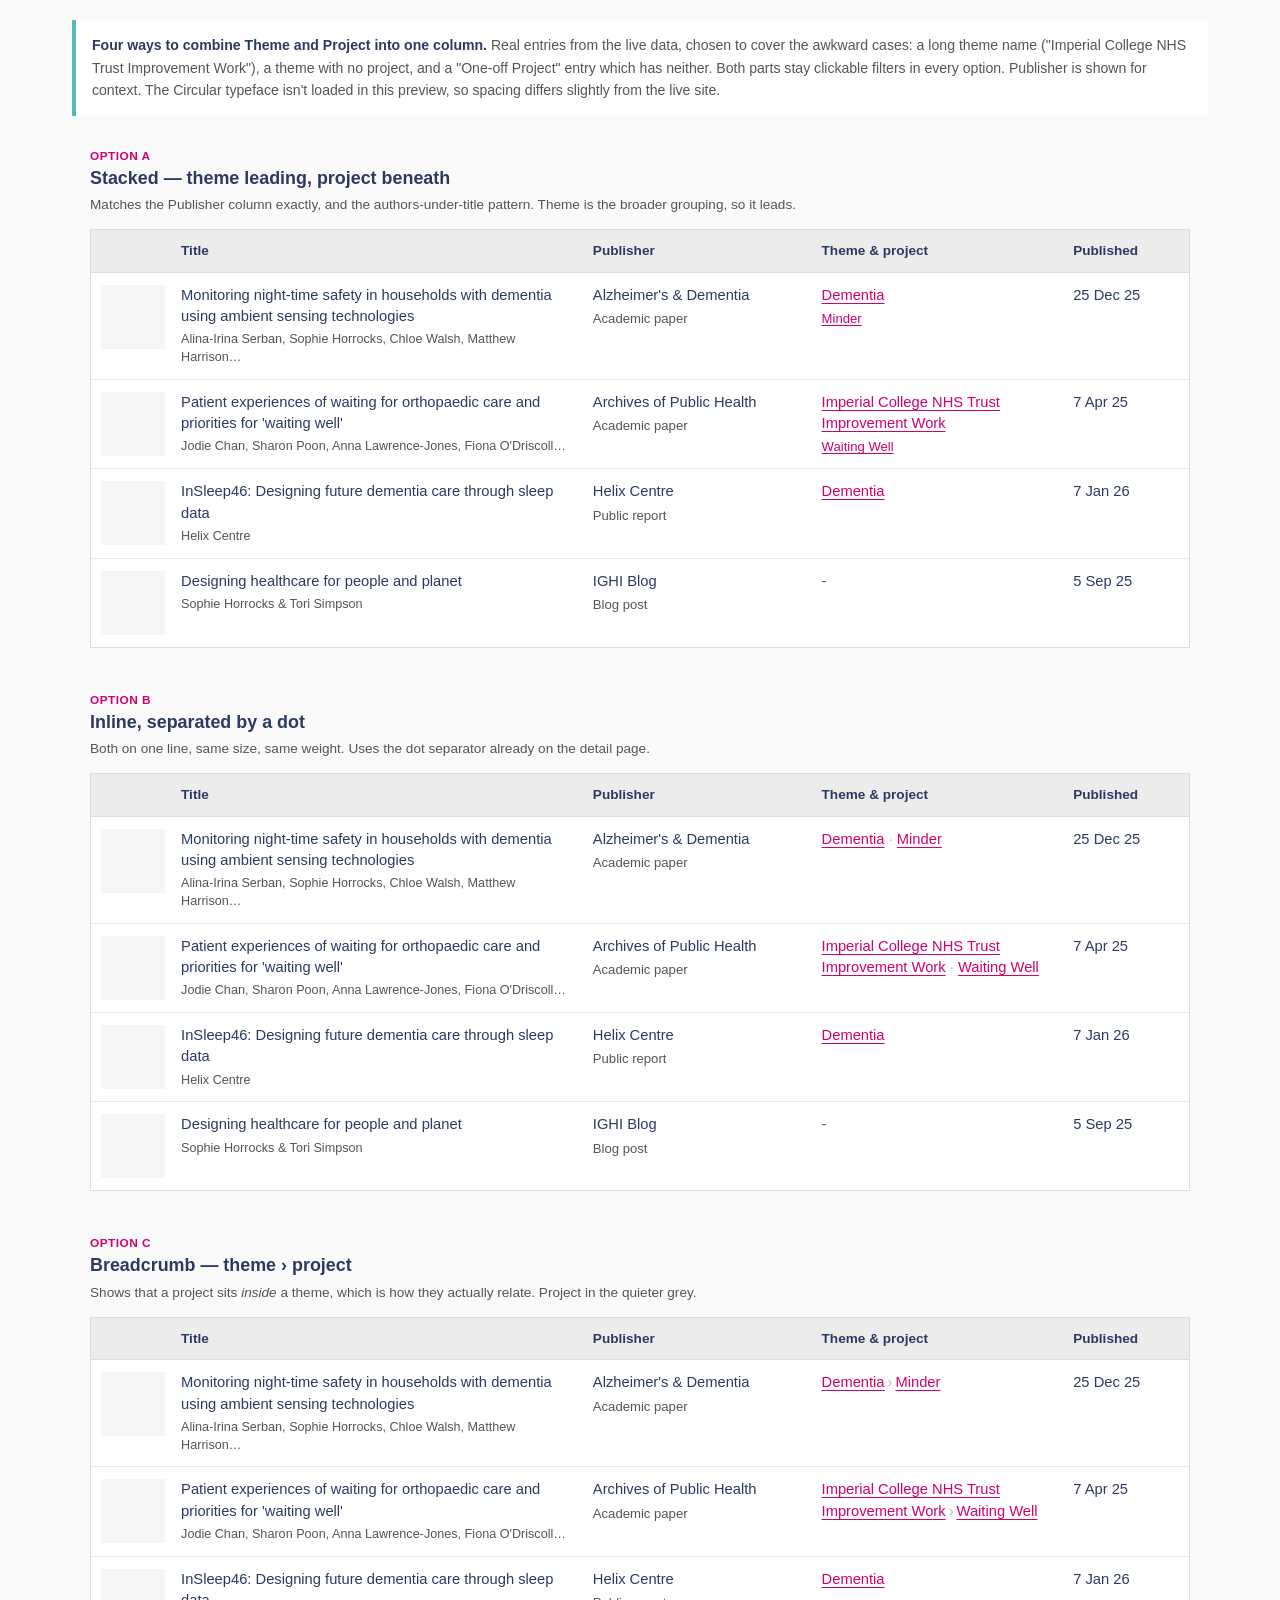
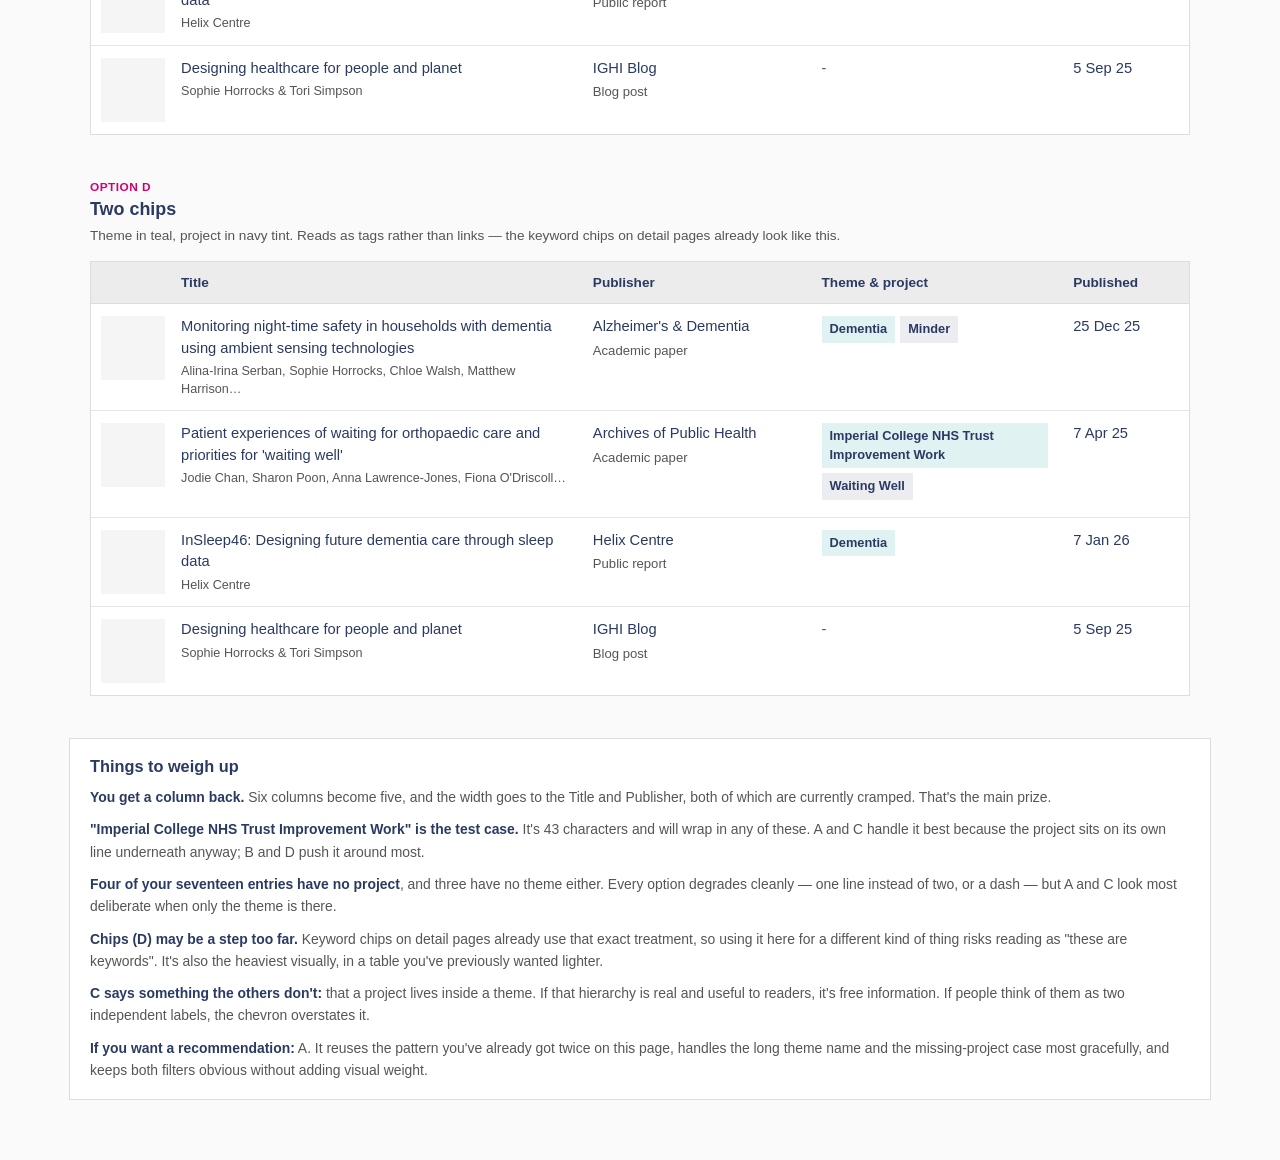
<file: docs/theme-project-column-options.html>
<!DOCTYPE html>
<html lang="en">
<head>
<meta charset="utf-8" />
<title>Combining the Theme and Project columns</title>
<style>
  :root {
    --helix-navy: #2b3a63;
    --helix-teal: #52bbb5;
    --helix-pink: #d0006f;
    --helix-gray: #bbbcbc;
    --surface: #ffffff;
    --surface-alt: #f5f5f5;
    --surface-grey: #ececec;
    --row-divider: #e6e6e6;
    --border: #dddddd;
    --text-primary: var(--helix-navy);
    --text-secondary: #555555;
  }

  body {
    margin: 0;
    padding: 20px 18px 60px;
    background: #fafafa;
    color: var(--text-primary);
    font-family: "Circular", "Helvetica Neue", Arial, sans-serif;
  }

  .page-note, .option, .verdict { max-width: 1100px; margin-left: auto; margin-right: auto; }

  .page-note {
    margin-bottom: 30px;
    padding: 14px 16px;
    border-left: 4px solid var(--helix-teal);
    background: #fff;
    font-size: 0.88rem;
    line-height: 1.6;
    color: var(--text-secondary);
  }
  .page-note strong { color: var(--helix-navy); }

  .option { margin-bottom: 42px; }

  .option__label {
    display: inline-block;
    margin-bottom: 4px;
    color: var(--helix-pink);
    font-size: 0.74rem;
    font-weight: 700;
    letter-spacing: 0.04em;
    text-transform: uppercase;
  }

  .option h2 { margin: 0 0 4px; font-size: 1.12rem; line-height: 1.3; }

  .option__meta {
    margin: 0 0 14px;
    color: var(--text-secondary);
    font-size: 0.85rem;
    line-height: 1.55;
  }

  .table-card { background: var(--surface); border: 1px solid var(--border); overflow-x: auto; }

  table { width: 100%; border-collapse: collapse; table-layout: fixed; }
  thead { background: var(--surface-grey); }

  th, td { padding: 12px 10px; text-align: left; vertical-align: top; }

  th {
    border-bottom: 1px solid var(--border);
    color: var(--helix-navy);
    font-size: 0.85rem;
    font-weight: 700;
    line-height: 1.3;
  }

  td { border-bottom: 1px solid var(--row-divider); font-size: 0.92rem; line-height: 1.45; }
  tbody tr:last-child td { border-bottom: 0; }

  .cell-thumb { padding-right: 0; }
  .thumb { display: block; width: 100%; max-width: 64px; aspect-ratio: 1/1; background: var(--surface-alt); }

  .cell-title { display: block; }
  .cell-authors {
    display: -webkit-box; -webkit-line-clamp: 2; -webkit-box-orient: vertical; overflow: hidden;
    margin-top: 4px; color: var(--text-secondary); font-size: 0.79rem; line-height: 1.4;
  }

  .pub-name { display: block; }
  .pub-type { display: block; margin-top: 3px; color: var(--text-secondary); font-size: 0.82rem; }
  .cell-date { white-space: nowrap; }

  a.link {
    color: var(--helix-pink);
    text-decoration: underline;
    text-decoration-thickness: 1px;
    text-underline-offset: 0.18em;
  }

  .sep { color: var(--helix-gray); }
  .muted { color: var(--text-secondary); }

  /* --- A: stacked, theme leading --- */
  .stack-theme { display: block; }
  .stack-project { display: block; margin-top: 3px; font-size: 0.82rem; }

  /* --- C: breadcrumb --- */
  .crumb { color: var(--helix-gray); padding: 0 3px; }

  /* --- D: chips --- */
  .chip {
    display: inline-block;
    margin: 0 5px 5px 0;
    padding: 4px 8px;
    font-size: 0.8rem;
    font-weight: 700;
    text-decoration: none;
  }
  .chip--theme { background: rgba(82, 187, 181, 0.18); color: var(--helix-navy); }
  .chip--project { background: rgba(43, 58, 99, 0.09); color: var(--helix-navy); }

  .verdict { padding: 18px 20px; background: #fff; border: 1px solid var(--border); }
  .verdict h2 { margin: 0 0 10px; font-size: 1.02rem; }
  .verdict p { margin: 0 0 10px; font-size: 0.87rem; line-height: 1.6; color: var(--text-secondary); }
  .verdict p:last-child { margin-bottom: 0; }
  .verdict b { color: var(--helix-navy); }
</style>
</head>
<body>

<div class="page-note">
  <strong>Four ways to combine Theme and Project into one column.</strong>
  Real entries from the live data, chosen to cover the awkward cases:
  a long theme name ("Imperial College NHS Trust Improvement Work"), a theme with
  no project, and a "One-off Project" entry which has neither.
  Both parts stay clickable filters in every option. Publisher is shown for context.
  The Circular typeface isn't loaded in this preview, so spacing differs slightly
  from the live site.
</div>

<!-- =============== A =============== -->
<section class="option">
  <span class="option__label">Option A</span>
  <h2>Stacked — theme leading, project beneath</h2>
  <p class="option__meta">Matches the Publisher column exactly, and the authors-under-title pattern. Theme is the broader grouping, so it leads.</p>
  <div class="table-card">
    <table>
      <colgroup><col style="width:7%"><col style="width:36%"><col style="width:20%"><col style="width:22%"><col style="width:11%"></colgroup>
      <thead><tr><th></th><th>Title</th><th>Publisher</th><th>Theme &amp; project</th><th>Published</th></tr></thead>
      <tbody>
        <tr>
          <td class="cell-thumb"><span class="thumb"></span></td>
          <td><span class="cell-title">Monitoring night-time safety in households with dementia using ambient sensing technologies</span><span class="cell-authors">Alina-Irina Serban, Sophie Horrocks, Chloe Walsh, Matthew Harrison…</span></td>
          <td><span class="pub-name">Alzheimer's &amp; Dementia</span><span class="pub-type">Academic paper</span></td>
          <td><a class="link stack-theme" href="#">Dementia</a><a class="link stack-project" href="#">Minder</a></td>
          <td class="cell-date">25 Dec 25</td>
        </tr>
        <tr>
          <td class="cell-thumb"><span class="thumb"></span></td>
          <td><span class="cell-title">Patient experiences of waiting for orthopaedic care and priorities for 'waiting well'</span><span class="cell-authors">Jodie Chan, Sharon Poon, Anna Lawrence-Jones, Fiona O'Driscoll…</span></td>
          <td><span class="pub-name">Archives of Public Health</span><span class="pub-type">Academic paper</span></td>
          <td><a class="link stack-theme" href="#">Imperial College NHS Trust Improvement Work</a><a class="link stack-project" href="#">Waiting Well</a></td>
          <td class="cell-date">7 Apr 25</td>
        </tr>
        <tr>
          <td class="cell-thumb"><span class="thumb"></span></td>
          <td><span class="cell-title">InSleep46: Designing future dementia care through sleep data</span><span class="cell-authors">Helix Centre</span></td>
          <td><span class="pub-name">Helix Centre</span><span class="pub-type">Public report</span></td>
          <td><a class="link stack-theme" href="#">Dementia</a></td>
          <td class="cell-date">7 Jan 26</td>
        </tr>
        <tr>
          <td class="cell-thumb"><span class="thumb"></span></td>
          <td><span class="cell-title">Designing healthcare for people and planet</span><span class="cell-authors">Sophie Horrocks &amp; Tori Simpson</span></td>
          <td><span class="pub-name">IGHI Blog</span><span class="pub-type">Blog post</span></td>
          <td class="muted">-</td>
          <td class="cell-date">5 Sep 25</td>
        </tr>
      </tbody>
    </table>
  </div>
</section>

<!-- =============== B =============== -->
<section class="option">
  <span class="option__label">Option B</span>
  <h2>Inline, separated by a dot</h2>
  <p class="option__meta">Both on one line, same size, same weight. Uses the dot separator already on the detail page.</p>
  <div class="table-card">
    <table>
      <colgroup><col style="width:7%"><col style="width:36%"><col style="width:20%"><col style="width:22%"><col style="width:11%"></colgroup>
      <thead><tr><th></th><th>Title</th><th>Publisher</th><th>Theme &amp; project</th><th>Published</th></tr></thead>
      <tbody>
        <tr>
          <td class="cell-thumb"><span class="thumb"></span></td>
          <td><span class="cell-title">Monitoring night-time safety in households with dementia using ambient sensing technologies</span><span class="cell-authors">Alina-Irina Serban, Sophie Horrocks, Chloe Walsh, Matthew Harrison…</span></td>
          <td><span class="pub-name">Alzheimer's &amp; Dementia</span><span class="pub-type">Academic paper</span></td>
          <td><a class="link" href="#">Dementia</a> <span class="sep">·</span> <a class="link" href="#">Minder</a></td>
          <td class="cell-date">25 Dec 25</td>
        </tr>
        <tr>
          <td class="cell-thumb"><span class="thumb"></span></td>
          <td><span class="cell-title">Patient experiences of waiting for orthopaedic care and priorities for 'waiting well'</span><span class="cell-authors">Jodie Chan, Sharon Poon, Anna Lawrence-Jones, Fiona O'Driscoll…</span></td>
          <td><span class="pub-name">Archives of Public Health</span><span class="pub-type">Academic paper</span></td>
          <td><a class="link" href="#">Imperial College NHS Trust Improvement Work</a> <span class="sep">·</span> <a class="link" href="#">Waiting Well</a></td>
          <td class="cell-date">7 Apr 25</td>
        </tr>
        <tr>
          <td class="cell-thumb"><span class="thumb"></span></td>
          <td><span class="cell-title">InSleep46: Designing future dementia care through sleep data</span><span class="cell-authors">Helix Centre</span></td>
          <td><span class="pub-name">Helix Centre</span><span class="pub-type">Public report</span></td>
          <td><a class="link" href="#">Dementia</a></td>
          <td class="cell-date">7 Jan 26</td>
        </tr>
        <tr>
          <td class="cell-thumb"><span class="thumb"></span></td>
          <td><span class="cell-title">Designing healthcare for people and planet</span><span class="cell-authors">Sophie Horrocks &amp; Tori Simpson</span></td>
          <td><span class="pub-name">IGHI Blog</span><span class="pub-type">Blog post</span></td>
          <td class="muted">-</td>
          <td class="cell-date">5 Sep 25</td>
        </tr>
      </tbody>
    </table>
  </div>
</section>

<!-- =============== C =============== -->
<section class="option">
  <span class="option__label">Option C</span>
  <h2>Breadcrumb — theme › project</h2>
  <p class="option__meta">Shows that a project sits <em>inside</em> a theme, which is how they actually relate. Project in the quieter grey.</p>
  <div class="table-card">
    <table>
      <colgroup><col style="width:7%"><col style="width:36%"><col style="width:20%"><col style="width:22%"><col style="width:11%"></colgroup>
      <thead><tr><th></th><th>Title</th><th>Publisher</th><th>Theme &amp; project</th><th>Published</th></tr></thead>
      <tbody>
        <tr>
          <td class="cell-thumb"><span class="thumb"></span></td>
          <td><span class="cell-title">Monitoring night-time safety in households with dementia using ambient sensing technologies</span><span class="cell-authors">Alina-Irina Serban, Sophie Horrocks, Chloe Walsh, Matthew Harrison…</span></td>
          <td><span class="pub-name">Alzheimer's &amp; Dementia</span><span class="pub-type">Academic paper</span></td>
          <td><a class="link" href="#">Dementia</a><span class="crumb">›</span><a class="link" href="#">Minder</a></td>
          <td class="cell-date">25 Dec 25</td>
        </tr>
        <tr>
          <td class="cell-thumb"><span class="thumb"></span></td>
          <td><span class="cell-title">Patient experiences of waiting for orthopaedic care and priorities for 'waiting well'</span><span class="cell-authors">Jodie Chan, Sharon Poon, Anna Lawrence-Jones, Fiona O'Driscoll…</span></td>
          <td><span class="pub-name">Archives of Public Health</span><span class="pub-type">Academic paper</span></td>
          <td><a class="link" href="#">Imperial College NHS Trust Improvement Work</a><span class="crumb">›</span><a class="link" href="#">Waiting Well</a></td>
          <td class="cell-date">7 Apr 25</td>
        </tr>
        <tr>
          <td class="cell-thumb"><span class="thumb"></span></td>
          <td><span class="cell-title">InSleep46: Designing future dementia care through sleep data</span><span class="cell-authors">Helix Centre</span></td>
          <td><span class="pub-name">Helix Centre</span><span class="pub-type">Public report</span></td>
          <td><a class="link" href="#">Dementia</a></td>
          <td class="cell-date">7 Jan 26</td>
        </tr>
        <tr>
          <td class="cell-thumb"><span class="thumb"></span></td>
          <td><span class="cell-title">Designing healthcare for people and planet</span><span class="cell-authors">Sophie Horrocks &amp; Tori Simpson</span></td>
          <td><span class="pub-name">IGHI Blog</span><span class="pub-type">Blog post</span></td>
          <td class="muted">-</td>
          <td class="cell-date">5 Sep 25</td>
        </tr>
      </tbody>
    </table>
  </div>
</section>

<!-- =============== D =============== -->
<section class="option">
  <span class="option__label">Option D</span>
  <h2>Two chips</h2>
  <p class="option__meta">Theme in teal, project in navy tint. Reads as tags rather than links — the keyword chips on detail pages already look like this.</p>
  <div class="table-card">
    <table>
      <colgroup><col style="width:7%"><col style="width:36%"><col style="width:20%"><col style="width:22%"><col style="width:11%"></colgroup>
      <thead><tr><th></th><th>Title</th><th>Publisher</th><th>Theme &amp; project</th><th>Published</th></tr></thead>
      <tbody>
        <tr>
          <td class="cell-thumb"><span class="thumb"></span></td>
          <td><span class="cell-title">Monitoring night-time safety in households with dementia using ambient sensing technologies</span><span class="cell-authors">Alina-Irina Serban, Sophie Horrocks, Chloe Walsh, Matthew Harrison…</span></td>
          <td><span class="pub-name">Alzheimer's &amp; Dementia</span><span class="pub-type">Academic paper</span></td>
          <td><a class="chip chip--theme" href="#">Dementia</a><a class="chip chip--project" href="#">Minder</a></td>
          <td class="cell-date">25 Dec 25</td>
        </tr>
        <tr>
          <td class="cell-thumb"><span class="thumb"></span></td>
          <td><span class="cell-title">Patient experiences of waiting for orthopaedic care and priorities for 'waiting well'</span><span class="cell-authors">Jodie Chan, Sharon Poon, Anna Lawrence-Jones, Fiona O'Driscoll…</span></td>
          <td><span class="pub-name">Archives of Public Health</span><span class="pub-type">Academic paper</span></td>
          <td><a class="chip chip--theme" href="#">Imperial College NHS Trust Improvement Work</a><a class="chip chip--project" href="#">Waiting Well</a></td>
          <td class="cell-date">7 Apr 25</td>
        </tr>
        <tr>
          <td class="cell-thumb"><span class="thumb"></span></td>
          <td><span class="cell-title">InSleep46: Designing future dementia care through sleep data</span><span class="cell-authors">Helix Centre</span></td>
          <td><span class="pub-name">Helix Centre</span><span class="pub-type">Public report</span></td>
          <td><a class="chip chip--theme" href="#">Dementia</a></td>
          <td class="cell-date">7 Jan 26</td>
        </tr>
        <tr>
          <td class="cell-thumb"><span class="thumb"></span></td>
          <td><span class="cell-title">Designing healthcare for people and planet</span><span class="cell-authors">Sophie Horrocks &amp; Tori Simpson</span></td>
          <td><span class="pub-name">IGHI Blog</span><span class="pub-type">Blog post</span></td>
          <td class="muted">-</td>
          <td class="cell-date">5 Sep 25</td>
        </tr>
      </tbody>
    </table>
  </div>
</section>

<div class="verdict">
  <h2>Things to weigh up</h2>
  <p><b>You get a column back.</b> Six columns become five, and the width goes to the Title and Publisher, both of which are currently cramped. That's the main prize.</p>
  <p><b>"Imperial College NHS Trust Improvement Work" is the test case.</b> It's 43 characters and will wrap in any of these. A and C handle it best because the project sits on its own line underneath anyway; B and D push it around most.</p>
  <p><b>Four of your seventeen entries have no project</b>, and three have no theme either. Every option degrades cleanly — one line instead of two, or a dash — but A and C look most deliberate when only the theme is there.</p>
  <p><b>Chips (D) may be a step too far.</b> Keyword chips on detail pages already use that exact treatment, so using it here for a different kind of thing risks reading as "these are keywords". It's also the heaviest visually, in a table you've previously wanted lighter.</p>
  <p><b>C says something the others don't:</b> that a project lives inside a theme. If that hierarchy is real and useful to readers, it's free information. If people think of them as two independent labels, the chevron overstates it.</p>
  <p><b>If you want a recommendation:</b> A. It reuses the pattern you've already got twice on this page, handles the long theme name and the missing-project case most gracefully, and keeps both filters obvious without adding visual weight.</p>
</div>

</body>
</html>
</file>
<file: style.css>
:root {
  --helix-navy: #2b3a63;
  --helix-teal: #52bbb5;
  --helix-pink: #d0006f;
  --helix-yellow: #fbb33d;
  --helix-dark-red: #9b2242;
  --helix-gray: #bbbcbc;
  --surface: #ffffff;
  --surface-alt: #f5f5f5;
  /* matches the grey section background used across helixcentre.com */
  --surface-grey: #ececec;
  --row-divider: #e6e6e6;
  --surface-soft: #fafafa;
  --border: #dddddd;
  --border-strong: #b9b9b9;
  --text-primary: var(--helix-navy);
  --text-secondary: #555555;
  --radius: 0px;
  --card-shadow: 4px 4px 6px rgba(0, 0, 0, 0.25);
  --max-width: 1120px;
}

@font-face {
  font-family: "Circular";
  src: url("fonts/CircularStd-Book.woff2") format("woff2");
  font-weight: 400;
  font-style: normal;
  font-display: swap;
}

@font-face {
  font-family: "Circular";
  src: url("fonts/CircularStd-BookItalic.woff2") format("woff2");
  font-weight: 400;
  font-style: italic;
  font-display: swap;
}

@font-face {
  font-family: "Circular";
  src: url("fonts/CircularStd-Bold.woff2") format("woff2");
  font-weight: 700;
  font-style: normal;
  font-display: swap;
}

@font-face {
  font-family: "Circular";
  src: url("fonts/CircularStd-BoldItalic.woff2") format("woff2");
  font-weight: 700;
  font-style: italic;
  font-display: swap;
}

* {
  box-sizing: border-box;
}

html {
  background: transparent;
  -webkit-text-size-adjust: 100%;
}

/* When embedded, the parent page resizes the iframe to fit the content, so this
   document should never scroll itself or show a scrollbar track. Standalone
   (opened directly) it must still scroll normally. */
html.is-embedded {
  overflow: hidden;
  scrollbar-width: none;
}

html.is-embedded::-webkit-scrollbar,
html.is-embedded body::-webkit-scrollbar {
  width: 0;
  height: 0;
  display: none;
}

body {
  margin: 0;
  background: var(--surface);
  color: var(--text-primary);
  font-family: "Circular", Arial, sans-serif;
}

a {
  color: var(--helix-pink);
  text-decoration-thickness: 1px;
  text-underline-offset: 0.18em;
}

a:hover {
  color: var(--helix-navy);
}

button,
input {
  font: inherit;
}

.app-shell {
  width: 100%;
  min-width: 0;
  background: var(--surface);
}

.top-bar {
  max-width: var(--max-width);
  margin: 0 auto;
  padding: 18px 20px 14px;
  border-bottom: 1px solid var(--border);
}

.brand-block {
  display: inline-flex;
  align-items: center;
  gap: 14px;
  max-width: 100%;
  color: inherit;
  text-decoration: none;
}

.brand-logo {
  display: block;
  width: auto;
  height: 54px;
  flex: 0 0 auto;
}

.brand-copy {
  display: grid;
  gap: 2px;
  min-width: 0;
}

.brand-kicker,
.eyebrow,
.filter-bar__label {
  font-size: 0.78rem;
  font-weight: 700;
  line-height: 1.3;
  letter-spacing: 0;
}

.brand-kicker,
.eyebrow {
  color: var(--helix-pink);
}

.brand-title {
  color: var(--helix-navy);
  font-size: 1.5rem;
  font-weight: 700;
  line-height: 1.05;
}

.brand-subtitle {
  color: var(--text-primary);
  font-size: 1rem;
  font-weight: 700;
  line-height: 1.35;
}

.brand-sub-subtitle {
  color: var(--text-secondary);
  font-size: 0.9rem;
  font-weight: 400;
  line-height: 1.4;
}

.page-content {
  width: 100%;
  margin: 0;
  padding: 2px 0 34px;
}

body.table-embed,
.table-embed .app-shell {
  background: transparent;
}

.table-embed .page-content {
  max-width: none;
  padding: 0;
}

.hero-card {
  max-width: 720px;
  margin-bottom: 20px;
  padding-bottom: 18px;
  border-bottom: 1px solid var(--border);
}

.hero-card h1 {
  margin: 0;
  color: var(--helix-navy);
  font-size: 2rem;
  line-height: 1.15;
}

.hero-card .eyebrow {
  margin: 0 0 8px;
}

.hero-text {
  max-width: 72ch;
  margin: 10px 0 0;
  color: var(--text-secondary);
  font-size: 1rem;
  line-height: 1.65;
}

.instructions-block {
  max-width: 88ch;
  margin-top: 20px;
  padding: 16px 18px;
  border: 1px solid var(--border);
  border-left: 4px solid var(--helix-teal);
  border-radius: var(--radius);
  background: var(--surface-soft);
}

.instructions-block h2,
.table-card__header h1,
.table-card__header h2 {
  margin: 0;
  color: var(--helix-navy);
  font-size: 1.12rem;
  line-height: 1.3;
}

.instructions-list {
  margin: 12px 0 0;
  padding-left: 1.25rem;
  color: var(--text-primary);
}

.instructions-list li {
  margin-bottom: 10px;
  line-height: 1.65;
}

.instructions-list li:last-child {
  margin-bottom: 0;
}

.instruction-link,
.property-link {
  color: var(--helix-pink);
  font-weight: 700;
}

.instructions-note {
  margin: 14px 0 0;
  padding-top: 14px;
  border-top: 1px solid var(--border);
  color: var(--text-secondary);
  font-size: 0.92rem;
  line-height: 1.6;
}

.table-card {
  background: var(--surface);
  border: 1px solid var(--border);
  border-radius: var(--radius);
  overflow: hidden;
}

.table-embed .table-card {
  border: 0;
  border-radius: 0;
  box-shadow: none;
}

/* The intro above the search box. Sets out what the summaries are and that the
   table can be filtered — neither of which the rows say for themselves. */
.table-intro {
  padding: 20px 20px 24px;
}

/* Matched to the body copy on helixcentre.com, measured from the live page:
   20.8px over a 31.2px line (1.3rem / 1.5), navy, in a 720px column with 20px
   between paragraphs. Their type doesn't shrink on narrow screens, so neither
   does this. */
.table-intro p {
  max-width: 720px;
  margin: 0;
  padding-bottom: 20px;
  color: var(--helix-navy);
  font-size: 1.3rem;
  line-height: 1.5;
}

.table-intro p:last-child {
  padding-bottom: 0;
}

.table-intro b {
  color: var(--helix-navy);
}

.table-card__header {
  display: flex;
  align-items: end;
  justify-content: space-between;
  gap: 14px;
  padding: 18px 20px;
  background: var(--surface);
  border-bottom: 1px solid var(--border);
}

.muted-text {
  margin: 5px 0 0;
  color: var(--text-secondary);
  font-size: 0.95rem;
}

.table-actions {
  flex: 0 1 380px;
  min-width: 220px;
  margin-left: auto;
}

/* The Filters button, and the panel it opens. The panel pushes the table down
   rather than floating over it: inside an iframe a floating panel would be cut
   off at the frame's edge. */
/* While the button carries `hidden` (see index.html) this keeps it out of the
   layout — `display: inline-flex` would otherwise override `hidden`. */
.filters-toggle[hidden] {
  display: none;
}

.filters-toggle {
  display: inline-flex;
  align-items: center;
  gap: 9px;
  min-height: 42px;
  padding: 0 15px;
  border: 1px solid var(--border-strong);
  border-radius: var(--radius);
  background: var(--surface);
  color: var(--helix-navy);
  font: inherit;
  font-size: 0.92rem;
  font-weight: 700;
  cursor: pointer;
}

.filters-toggle:hover {
  border-color: var(--helix-navy);
}

.filters-toggle[aria-expanded="true"] {
  border-color: var(--helix-navy);
}

.filters-toggle:focus-visible {
  outline: 3px solid rgba(82, 187, 181, 0.35);
  outline-offset: 2px;
}

.filters-toggle__count {
  display: inline-flex;
  align-items: center;
  justify-content: center;
  min-width: 21px;
  height: 21px;
  padding: 0 6px;
  background: var(--helix-navy);
  color: var(--surface);
  font-size: 0.76rem;
}

.filters-toggle__count[hidden] {
  display: none;
}

/* A chevron drawn from a border, so there's no glyph to go missing. */
.filters-toggle__chevron {
  width: 7px;
  height: 7px;
  margin-top: -4px;
  border-right: 2px solid var(--helix-gray);
  border-bottom: 2px solid var(--helix-gray);
  transform: rotate(45deg);
}

.filters-toggle[aria-expanded="true"] .filters-toggle__chevron {
  margin-top: 2px;
  transform: rotate(225deg);
}

.filters-panel {
  padding: 20px 20px 16px;
  background: var(--surface-soft);
  border-bottom: 1px solid var(--border);
}

.filters-panel[hidden] {
  display: none;
}

.filters-panel__groups {
  display: grid;
  grid-template-columns: repeat(auto-fit, minmax(210px, 1fr));
  gap: 26px;
}

.filter-group h3 {
  margin: 0 0 10px;
  padding-bottom: 7px;
  border-bottom: 1px solid var(--border);
  color: var(--helix-navy);
  font-size: 0.82rem;
  font-weight: 700;
  letter-spacing: 0.04em;
  text-transform: uppercase;
}

.filter-option {
  display: flex;
  align-items: baseline;
  gap: 9px;
  padding: 5px 0;
  color: var(--text-primary);
  font-size: 0.95rem;
  line-height: 1.4;
  cursor: pointer;
}

.filter-option input {
  width: 16px;
  height: 16px;
  margin: 0;
  accent-color: var(--helix-navy);
  cursor: pointer;
}

.filter-option__count {
  margin-left: auto;
  color: var(--helix-gray);
  font-size: 0.84rem;
}

.filters-panel__footer {
  display: flex;
  align-items: center;
  gap: 14px;
  margin-top: 18px;
  padding-top: 14px;
  border-top: 1px solid var(--border);
}

.filters-panel__summary {
  color: var(--text-secondary);
  font-size: 0.88rem;
}

.filters-panel__clear,
.filter-bar__clear {
  padding: 0;
  border: 0;
  background: none;
  color: var(--helix-pink);
  font: inherit;
  font-size: 0.88rem;
  font-weight: 700;
  text-decoration: underline;
  text-underline-offset: 0.18em;
  cursor: pointer;
}

.filters-panel__done {
  margin-left: auto;
  min-height: 38px;
  padding: 0 16px;
  border: 1px solid var(--helix-navy);
  border-radius: var(--radius);
  background: var(--helix-navy);
  color: var(--surface);
  font: inherit;
  font-size: 0.88rem;
  font-weight: 700;
  cursor: pointer;
}

/* Long placeholders should trail off cleanly rather than clip mid-word. */
.m3-input::placeholder {
  text-overflow: ellipsis;
}

.m3-input {
  width: 100%;
  min-height: 42px;
  padding: 0 13px;
  border: 1px solid var(--border-strong);
  border-radius: var(--radius);
  background: var(--surface);
  color: var(--text-primary);
}

.m3-input:focus {
  outline: 3px solid rgba(82, 187, 181, 0.28);
  border-color: var(--helix-teal);
}

.table-wrap {
  overflow-x: auto;
  scrollbar-width: none;
}

.table-wrap::-webkit-scrollbar {
  width: 0;
  height: 0;
  display: none;
}

.m3-table {
  width: 100%;
  border-collapse: collapse;
}

.m3-table thead {
  background: var(--surface-grey);
}

.m3-table th,
.m3-table td {
  padding: 16px 20px;
  text-align: left;
  vertical-align: top;
}

.m3-table th {
  border-bottom: 1px solid var(--border);
}

/* faint divider between submissions */
.m3-table td {
  border-bottom: 1px solid var(--row-divider);
}

.m3-table tbody tr:last-child td {
  border-bottom: 0;
}

.m3-table th {
  color: var(--helix-navy);
  font-size: 0.9rem;
  font-weight: 700;
  line-height: 1.3;
}

.m3-table td {
  color: var(--text-primary);
  line-height: 1.45;
}

/* Theme and project filters. The brand uses magenta for links, so these read
   as links rather than buttons — lighter in a dense table than filled blocks. */
.filter-pill {
  display: inline;
  padding: 0;
  border: 0;
  background: none;
  color: var(--helix-pink);
  font: inherit;
  font-size: 0.95rem;
  line-height: 1.45;
  text-align: left;
  text-decoration: none;
  cursor: pointer;
}

/* The underline is on the label, not the button, so a trailing chevron inside
   the button isn't underlined with it. */
.filter-pill__label {
  text-decoration: underline;
  text-decoration-thickness: 1px;
  text-underline-offset: 0.18em;
}

.filter-pill:hover,
.filter-pill:focus {
  color: var(--helix-navy);
}

.filter-pill:focus-visible {
  outline: 2px solid rgba(43, 58, 99, 0.45);
  outline-offset: 2px;
}

/* Thumbnail column. Fixed width so the titles line up down the table whether
   or not a given entry has an image. */
.cell-thumb {
  width: 92px;
  padding-right: 0;
}

.thumb {
  display: block;
  width: 72px;
  height: 72px;
  object-fit: cover;
  background: var(--surface-alt);
}

/* No image: an empty square rather than nothing, so rows stay aligned. */
.thumb--empty {
  background: var(--surface-alt);
}

/* Theme and project each get their own line, the project indented beneath its
   theme. Stacking rather than running them together keeps this column narrow,
   which leaves more width for the title and authors. */
.tp-part {
  display: block;
}

.tp-part + .tp-part {
  margin-top: 3px;
}

/* Column widths. Without these the browser gives the title whatever is left
   after the others have taken what they want, which is never enough. */
.m3-table th:nth-child(2),
.m3-table td[data-label="Title"] {
  width: 47%;
}

/* Wide enough that "Imperial College NHS Trust Improvement Work" — the longest
   theme — wraps to two lines rather than four. */
.m3-table th:nth-child(3),
.m3-table td[data-label="Theme & project"] {
  width: 21%;
}

.m3-table th:nth-child(4),
.m3-table td[data-label="Publication details"] {
  width: 22%;
}

/* The chevron trailing a theme, pointing down to its project on the next
   line. Light grey so it doesn't compete with the two links it joins. */
.crumb {
  color: var(--helix-gray);
}

/* Publication details: what it is, where it was published, then when. The
   type and the journal read as equals — both are facts about the work — so
   they share the table's text size. */
.pub-line {
  display: block;
}

.pub-line + .pub-line {
  margin-top: 3px;
}

.pub-line .filter-pill {
  font-size: inherit;
  line-height: inherit;
}

/* The date is the one part set smaller and quieter: it is scanned past rather
   than read, and anchors the column without competing with the rest. */
.pub-date {
  display: block;
  margin-top: 3px;
  color: var(--text-secondary);
  font-size: 0.85rem;
  line-height: 1.4;
}

/* "9 Jan 26" reads as one unit, so it shouldn't break across two lines. */
.pub-date,
.cell-date {
  white-space: nowrap;
}

.cell-title {
  display: block;
}

/* Author lists can be long. Show at most two lines and let the browser add
   an ellipsis, so a paper with thirty authors doesn't dominate the row. */
/* The list is shortened in script.js by measuring: whole names are dropped
   until it fits two lines. No line clamp here — a clamp cuts on width, which
   puts the ellipsis back in the middle of someone's name. */
.cell-authors {
  display: block;
  margin-top: 4px;
  color: var(--text-secondary);
  font-size: 0.85rem;
  line-height: 1.4;
}

.table-row-link {
  cursor: pointer;
}

.table-row-link:hover td,
.table-row-link:focus td {
  background: rgba(82, 187, 181, 0.12);
}

.table-row-link:focus {
  outline: 3px solid rgba(82, 187, 181, 0.35);
  outline-offset: -3px;
}

.loading-cell {
  color: var(--text-secondary);
}

.filter-bar {
  display: flex;
  align-items: center;
  flex-wrap: wrap;
  gap: 8px;
  padding: 12px 20px;
  background: var(--surface-soft);
  border-bottom: 1px solid var(--border);
}

.filter-bar__label:not(:first-child) {
  margin-left: 8px;
}

.filter-bar[hidden] {
  display: none;
}

.filter-bar__label {
  color: var(--text-secondary);
}

.filter-chip {
  display: inline-flex;
  align-items: center;
  gap: 8px;
  max-width: 100%;
  padding: 5px 6px 5px 10px;
  border-radius: var(--radius);
  background: var(--helix-navy);
  color: var(--surface);
  font-size: 0.88rem;
  font-weight: 700;
}

/* Active-filter chips echo the pill colours they came from. */
.filter-chip--theme {
  background: #b3e8e4;
  color: var(--helix-navy);
}

.filter-chip--project {
  background: #ffe8b3;
  color: var(--helix-navy);
}

.filter-chip--discipline {
  background: rgba(251, 179, 61, 0.26);
  color: var(--helix-navy);
}

.filter-chip--discipline .filter-chip__remove {
  background: rgba(43, 58, 99, 0.14);
  color: var(--helix-navy);
}

.filter-chip--discipline .filter-chip__remove:hover {
  background: rgba(43, 58, 99, 0.24);
}

.filter-chip--family {
  background: rgba(155, 34, 66, 0.12);
  color: var(--helix-navy);
}

.filter-chip--family .filter-chip__remove {
  background: rgba(43, 58, 99, 0.14);
  color: var(--helix-navy);
}

.filter-chip--family .filter-chip__remove:hover {
  background: rgba(43, 58, 99, 0.24);
}

/* The active-type chip, in the same light family as the other two. */
.filter-chip--type {
  background: #e4e4ea;
  color: var(--helix-navy);
}

.filter-chip--theme .filter-chip__remove,
.filter-chip--project .filter-chip__remove,
.filter-chip--type .filter-chip__remove {
  background: rgba(43, 58, 99, 0.14);
  color: var(--helix-navy);
}

.filter-chip--theme .filter-chip__remove:hover,
.filter-chip--project .filter-chip__remove:hover,
.filter-chip--type .filter-chip__remove:hover {
  background: rgba(43, 58, 99, 0.24);
}

.filter-chip__remove {
  display: inline-flex;
  align-items: center;
  justify-content: center;
  width: 22px;
  height: 22px;
  padding: 0;
  border: 0;
  border-radius: 50%;
  background: rgba(255, 255, 255, 0.2);
  color: var(--surface);
  cursor: pointer;
  font-size: 1rem;
  line-height: 1;
}

.filter-chip__remove:hover,
.filter-chip__remove:focus {
  background: rgba(255, 255, 255, 0.34);
}

.m3-button {
  display: inline-flex;
  align-items: center;
  justify-content: center;
  min-height: 40px;
  padding: 0 14px;
  border: 1px solid var(--border-strong);
  border-radius: var(--radius);
  color: var(--helix-navy);
  font-weight: 700;
  text-decoration: none;
}

.m3-button:hover,
.m3-button:focus {
  border-color: var(--helix-teal);
  background: rgba(82, 187, 181, 0.12);
  color: var(--helix-navy);
}

.back-link-row {
  margin-bottom: 14px;
}

.keyword-nav-row {
  display: flex;
  gap: 10px;
  flex-wrap: wrap;
}

/* A fixed-ratio banner running the full width of the embed. Every entry gets
   the same shaped image regardless of what was uploaded, so the pages sit
   consistently next to each other. The form asks for landscape photographs,
   not diagrams, because this area crops. */
.entry-hero-image-wrap {
  width: 100%;
  aspect-ratio: 5 / 2;
  margin: 0 0 28px;
  background: var(--surface);
  overflow: hidden;
}

/* object-fit: cover fills the banner and trims whatever doesn't fit, taking
   it evenly from both edges so the middle of the photo is always kept. */
.entry-hero-image {
  display: block;
  width: 100%;
  height: 100%;
  object-fit: cover;
  object-position: center;
}

/* Photos are optional. With no photo the wrapper is removed entirely (rather
   than collapsing to an empty grey band) and the article gets its own top
   spacing, so the title doesn't sit flush against the top of the iframe. */
.empty-image .entry-hero-image-wrap {
  display: none;
}

.empty-image .entry-article {
  padding-top: 26px;
}

.entry-article {
  width: 100%;
  max-width: 720px;
  margin: 0;
}

.entry-article h1 {
  margin: 0 0 14px;
  color: var(--helix-navy);
  font-size: 1.85rem;
  font-weight: 700;
  letter-spacing: 1px;
  line-height: 1.3;
}

.entry-article h2 {
  margin: 0 0 12px;
  color: var(--helix-navy);
  font-size: 1.4rem;
  line-height: 1.25;
}

.entry-authors {
  margin: 0 0 10px;
  color: var(--text-secondary);
  font-size: 0.95rem;
  line-height: 1.5;
}

.entry-authors[hidden] {
  display: none;
}

/* Where it was published and what kind of thing it is, under the authors.
   Small but bold, so it reads as a label for the work rather than more author
   text. Each on its own line — the journal name is often long enough that
   sharing a line with the type pushed one of them onto a second line anyway. */
.entry-publisher {
  margin: 0 0 10px;
  color: var(--helix-navy);
  font-size: 0.88rem;
  font-weight: 700;
  line-height: 1.5;
}

.entry-publisher__name,
.entry-publisher__type {
  display: block;
}

.entry-publisher[hidden] {
  display: none;
}

.entry-meta {
  display: flex;
  align-items: center;
  flex-wrap: wrap;
  gap: 8px;
  margin: 0 0 16px;
  color: var(--text-secondary);
  font-size: 0.95rem;
}

a.filter-pill {
  text-decoration: none;
}

a.filter-pill:hover,
a.filter-pill:focus {
  color: var(--helix-navy);
}

.entry-meta__text {
  color: var(--text-secondary);
}

/* Separates every part of the meta line. Kept lighter than the text either
   side of it so it reads as punctuation rather than as another field. */
.entry-meta__separator {
  color: var(--helix-gray);
}

/* The link to the work, as the page's one action. Outlined rather than solid
   so it doesn't compete with the title, and square-cornered like everything
   else here. */
.entry-action {
  display: inline-block;
  margin: 0 0 20px;
  padding: 11px 17px;
  border: 1px solid var(--helix-navy);
  border-radius: var(--radius);
  background: var(--surface);
  color: var(--helix-navy);
  font-size: 0.92rem;
  font-weight: 700;
  text-decoration: none;
}

.entry-action:hover,
.entry-action:focus {
  background: var(--helix-navy);
  color: var(--surface);
}

.entry-action:focus-visible {
  outline: 3px solid rgba(82, 187, 181, 0.35);
  outline-offset: 2px;
}

.entry-action[hidden] {
  display: none;
}

.entry-keywords {
  margin: 0 0 22px;
}

.entry-keywords[hidden] {
  display: none;
}

.keyword-chip {
  display: inline-block;
  margin: 0 8px 8px 0;
  padding: 6px 9px;
  border-radius: var(--radius);
  background: rgba(82, 187, 181, 0.16);
  color: var(--helix-navy);
  font-size: 0.9rem;
  font-weight: 700;
  text-decoration: none;
}

.keyword-chip:hover,
.keyword-chip:focus {
  background: rgba(82, 187, 181, 0.26);
  color: var(--helix-navy);
}

.entry-lede {
  margin: 0 0 26px;
  padding-bottom: 26px;
  border-bottom: 1px solid var(--border);
  color: var(--helix-navy);
  font-size: 1.15rem;
  font-style: italic;
  line-height: 1.55;
}

.entry-summary {
  margin-bottom: 8px;
  color: var(--text-primary);
  font-size: 1rem;
  line-height: 1.7;
  white-space: pre-wrap;
}

/* An optional diagram under the summary. It is shown whole, never cropped —
   a diagram cut in half is worse than no diagram — so it scales down to fit
   the column and is capped in height so a tall one can't dominate the page. */
.entry-diagram {
  margin: 26px 0 8px;
}

/* No fixed width: a small diagram is shown at its own size rather than being
   stretched up to the column width, which would blur it. Both maximums are
   respected together, so the aspect ratio is always kept. */
.entry-diagram-image {
  display: block;
  max-width: 100%;
  max-height: 520px;
  width: auto;
  height: auto;
  background: var(--surface);
}

.entry-diagram-caption {
  margin-top: 10px;
  color: var(--text-secondary);
  font-size: 0.9rem;
  font-style: italic;
  line-height: 1.5;
}

.entry-gallery {
  display: grid;
  gap: 12px;
  margin: 28px 0;
}

.entry-gallery[hidden] {
  display: none;
}

.entry-gallery img {
  display: block;
  width: 100%;
  border-radius: var(--radius);
}

.entry-details {
  margin: 32px 0 0;
  padding-top: 22px;
  border-top: 1px solid var(--border);
}

.entry-details[hidden] {
  display: none;
}

/* A size up from where they were, with more space above, but still grey:
   these label the few facts readers come back for — contact, funding, who led
   the work — and grey keeps them as labels rather than headings competing with
   "Summary" above. */
.entry-details dt {
  margin-top: 18px;
  color: var(--text-secondary);
  font-size: 0.95rem;
  font-weight: 700;
}

.entry-details dt:first-child {
  margin-top: 0;
}

.entry-details dd {
  margin: 4px 0 0;
  color: var(--text-primary);
  line-height: 1.5;
  word-break: break-word;
}

.back-to-all {
  margin: 34px 0 0;
  padding-top: 22px;
  border-top: 1px solid var(--border);
}

.entry-details:not([hidden]) + .back-to-all {
  margin-top: 26px;
  padding-top: 0;
  border-top: 0;
}

.back-to-all-link {
  color: var(--helix-pink);
  font-weight: 700;
  text-decoration: none;
}

.back-to-all-link:hover,
.back-to-all-link:focus {
  color: var(--helix-pink);
  text-decoration: underline;
}

.pager {
  display: flex;
  align-items: center;
  flex-wrap: wrap;
  justify-content: space-between;
  gap: 10px;
  padding: 14px 20px;
  border-top: 1px solid var(--border);
}

.pager[hidden] {
  display: none;
}

.pager__status {
  margin: 0;
  color: var(--text-secondary);
  font-size: 0.9rem;
}

.pager__controls {
  display: flex;
  align-items: center;
  flex-wrap: wrap;
  gap: 6px;
}

.pager__button {
  min-width: 38px;
  min-height: 38px;
  padding: 0 10px;
  border: 1px solid var(--border);
  border-radius: 0;
  background: var(--surface);
  color: var(--helix-navy);
  font-size: 0.9rem;
  font-weight: 700;
  cursor: pointer;
}

.pager__button:hover:not(:disabled) {
  border-color: var(--helix-navy);
}

.pager__button:disabled {
  color: var(--helix-gray);
  cursor: default;
}

.pager__button--current {
  background: var(--helix-navy);
  border-color: var(--helix-navy);
  color: var(--surface);
}

.pager__button:focus-visible {
  outline: 2px solid rgba(43, 58, 99, 0.45);
  outline-offset: 2px;
}

.visually-hidden {
  position: absolute;
  width: 1px;
  height: 1px;
  padding: 0;
  margin: -1px;
  overflow: hidden;
  clip: rect(0, 0, 0, 0);
  white-space: nowrap;
  border: 0;
}

@media (max-width: 900px) {
  .hero-card h1 {
    font-size: 1.65rem;
  }

  .entry-article h1 {
    font-size: 1.6rem;
  }
}

@media (max-width: 720px) {
  .top-bar {
    padding: 15px 14px 12px;
  }

  .brand-block {
    align-items: flex-start;
    gap: 11px;
  }

  .brand-logo {
    height: 44px;
  }

  .brand-title {
    font-size: 1.28rem;
  }

  .brand-subtitle {
    font-size: 0.94rem;
  }

  .brand-sub-subtitle {
    font-size: 0.84rem;
  }

  .page-content {
    padding: 2px 0 26px;
  }

  .hero-card {
    margin-bottom: 16px;
  }

  .instructions-block {
    padding: 14px;
  }

  .table-intro {
    padding: 15px 16px 14px;
  }


  .table-card__header {
    align-items: stretch;
    flex-direction: column;
    padding: 14px;
  }

  .table-actions {
    flex-basis: auto;
  }

  .m3-table,
  .m3-table tbody,
  .m3-table tr,
  .m3-table td {
    display: block;
    width: 100%;
  }

  .m3-table thead {
    display: none;
  }

  .m3-table tr {
    border-bottom: 1px solid var(--border);
  }

  .m3-table tr:last-child {
    border-bottom: 0;
  }

  /* Each row reads as a small card: title, authors, then theme and project,
     then publisher, type and date. No column labels: on a phone they took a
     third of the width to say things the values already say, and pushed every
     value into a strip that wrapped. No thumbnail either — at the size it had
     to be, a photo read as a grey smudge. */
  .m3-table tr {
    padding: 12px 16px 14px;
  }

  .m3-table td {
    display: block;
    width: auto;
    padding: 0;
    border-bottom: 0;
  }

  .m3-table td::before {
    content: "";
    display: none;
  }

  .m3-table td.cell-thumb {
    display: none;
  }

  /* The highlight belongs to the whole card here, not to the cells. The card's
     padding sits on the row, so tinting the cells left the padding white and
     made it look as though only the text had been selected. :active covers the
     press itself, since a tap doesn't leave a hover behind. */
  .table-row-link:hover td,
  .table-row-link:focus td {
    background: transparent;
  }

  .table-row-link:hover,
  .table-row-link:focus,
  .table-row-link:active {
    background: rgba(82, 187, 181, 0.12);
  }

  .filters-toggle {
    justify-content: space-between;
    width: 100%;
  }

  .filters-panel {
    padding: 16px;
  }

  .filters-panel__groups {
    grid-template-columns: 1fr;
    gap: 18px;
  }


  /* On a phone the two of them share a line again — there is no column to
     keep narrow here, and two lines of their own would undo the saving. */
  .tp-part {
    display: inline;
  }

  /* Widths are a desktop-table idea; the cards are full width. */
  .m3-table td[data-label="Title"],
  .m3-table td[data-label="Theme & project"],
  .m3-table td[data-label="Publication details"] {
    width: auto;
  }

  /* The two meta lines. */
  .m3-table td[data-label="Theme & project"],
  .m3-table td[data-label="Publication details"] {
    margin-top: 6px;
    font-size: 0.85rem;
    line-height: 1.5;
  }

  /* Type, journal and date each keep their own line here too, as they do in
     the desktop column — no separators needed when the line breaks do the
     work. */
  .m3-table td[data-label="Publication details"] .pub-line {
    font-size: inherit;
  }

  .m3-table td[data-label="Title"] {
    padding-bottom: 0;
  }

  .m3-table td[data-label="Title"] .cell-title {
    color: var(--helix-navy);
    font-size: 1.02rem;
    font-weight: 700;
    line-height: 1.35;
  }

  .m3-table td[data-label="Title"] .cell-authors {
    margin-top: 6px;
  }

  .m3-table .loading-cell {
    display: block;
    padding: 14px;
  }

  .m3-table .loading-cell::before {
    content: "";
  }

  .filter-bar {
    align-items: flex-start;
    flex-direction: column;
    padding: 10px 14px;
  }

  /* A 5:2 banner would be a thin strip on a phone, so the crop gets taller. */
  .entry-hero-image-wrap {
    aspect-ratio: 16 / 9;
    margin-bottom: 20px;
  }

  .entry-diagram-image {
    max-height: 360px;
  }


  .entry-article {
    padding: 0 16px;
  }

  .empty-image .entry-article {
    padding-top: 20px;
  }

  .entry-article h1 {
    font-size: 1.4rem;
    letter-spacing: 0.5px;
  }

  .entry-lede {
    margin-bottom: 22px;
    padding-bottom: 22px;
    font-size: 1.02rem;
  }

  .entry-summary {
    font-size: 0.98rem;
    line-height: 1.65;
  }

  .keyword-chip {
    font-size: 0.85rem;
  }

  .table-card__header {
    padding: 14px 16px;
  }

  .pager {
    justify-content: center;
    padding: 14px 16px;
  }

  .pager__status {
    width: 100%;
    text-align: center;
  }
}
</file>
